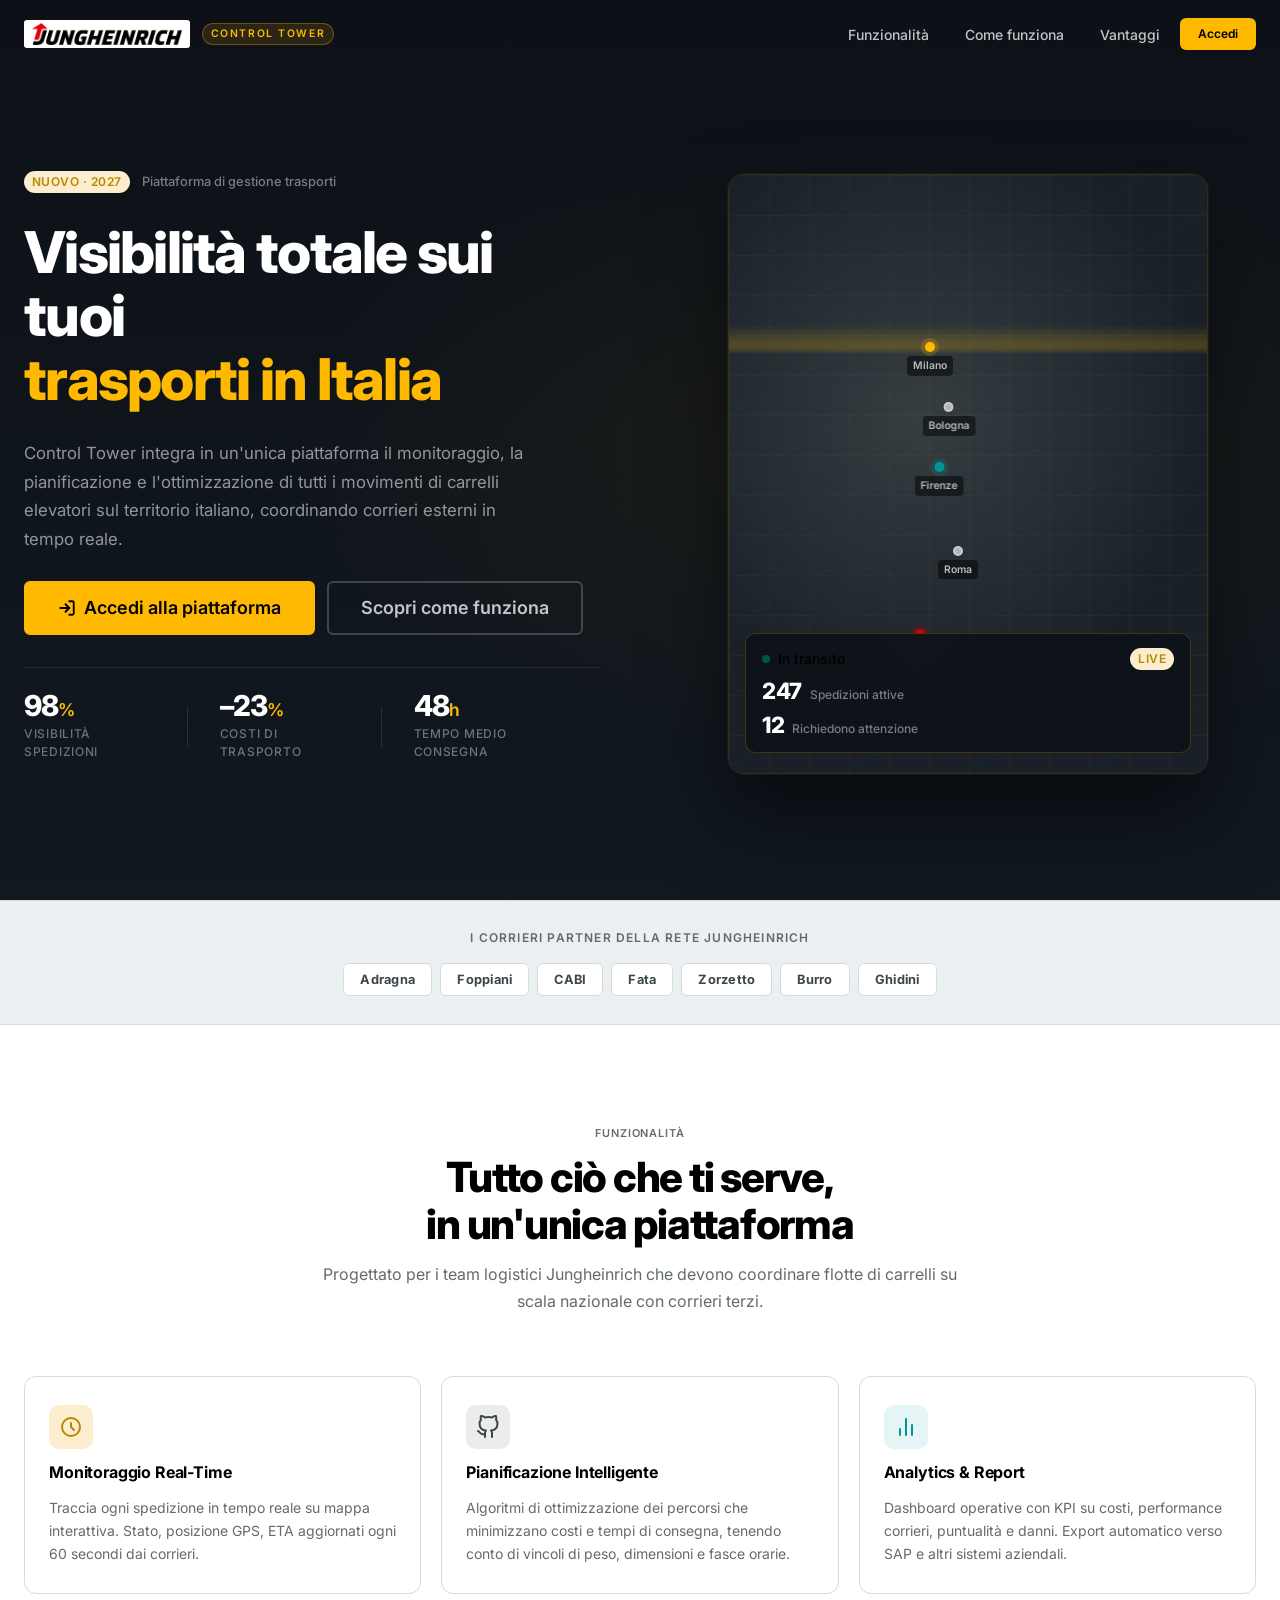
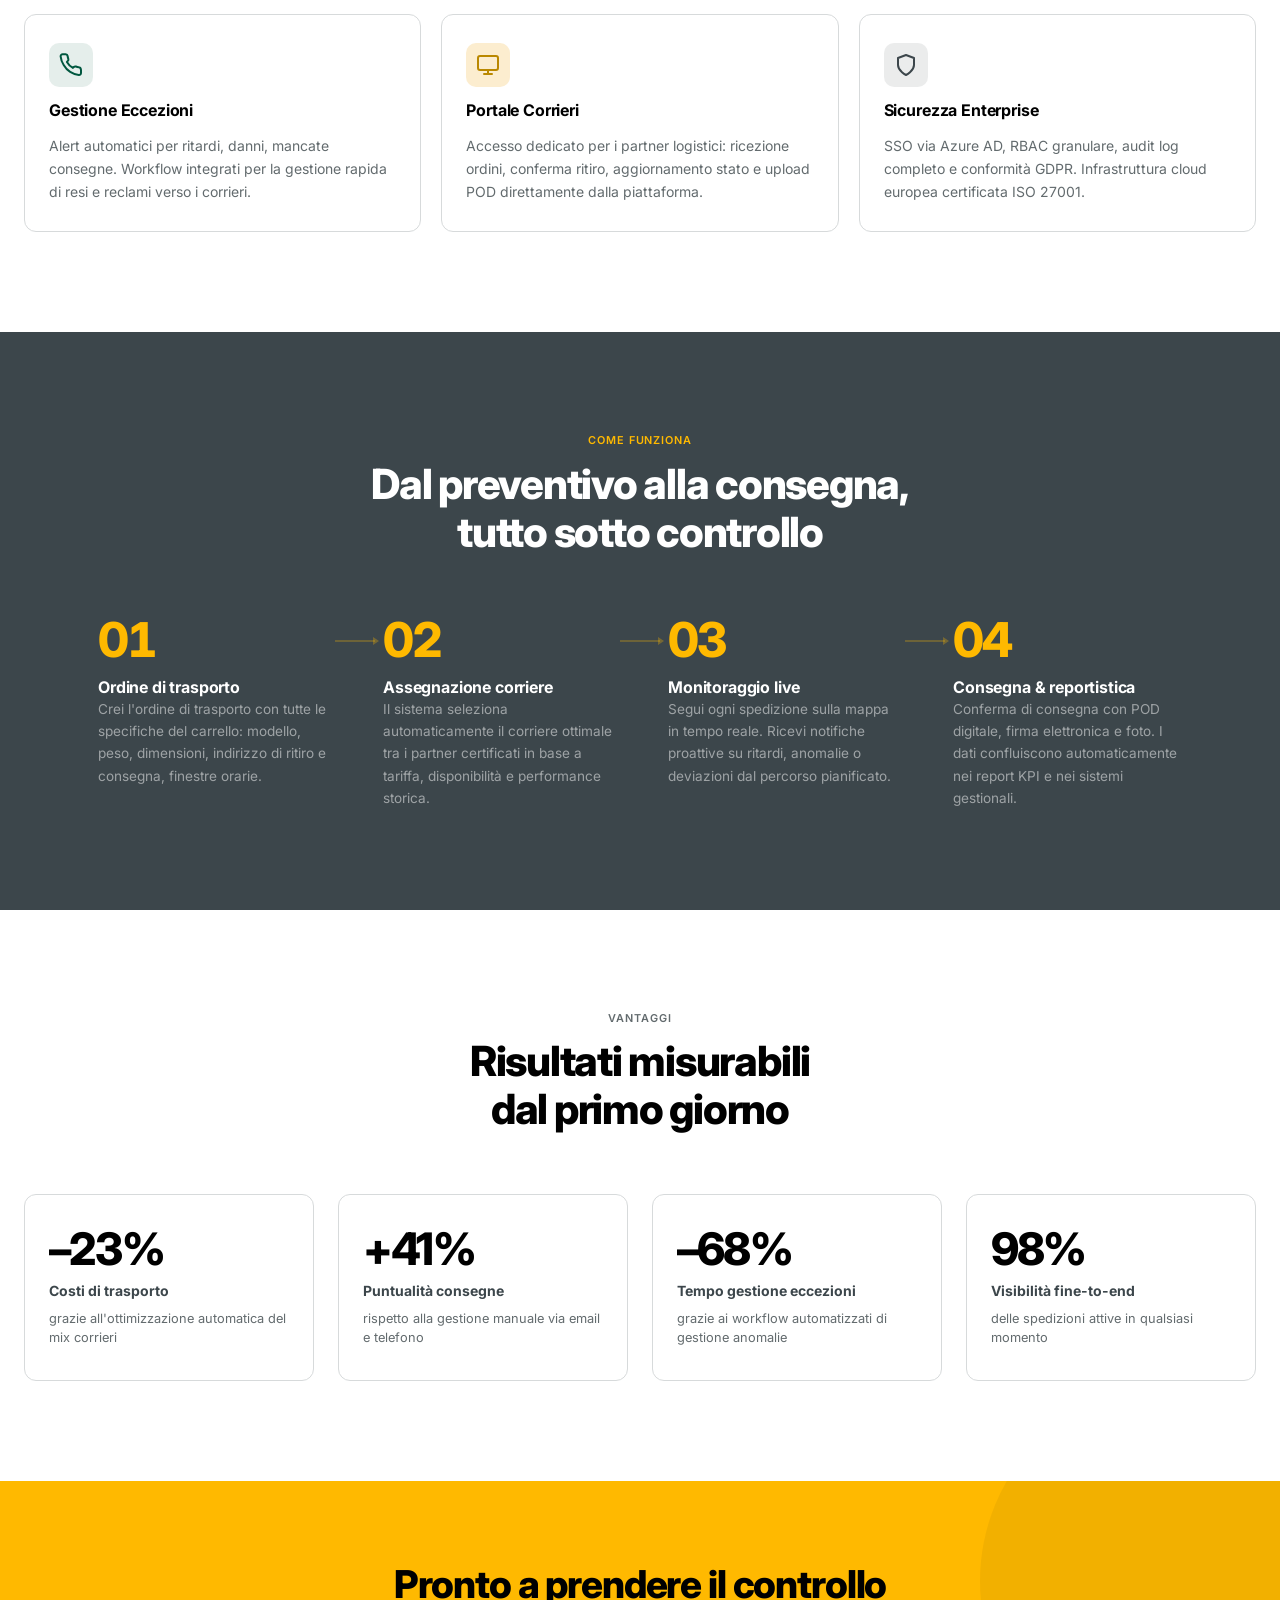
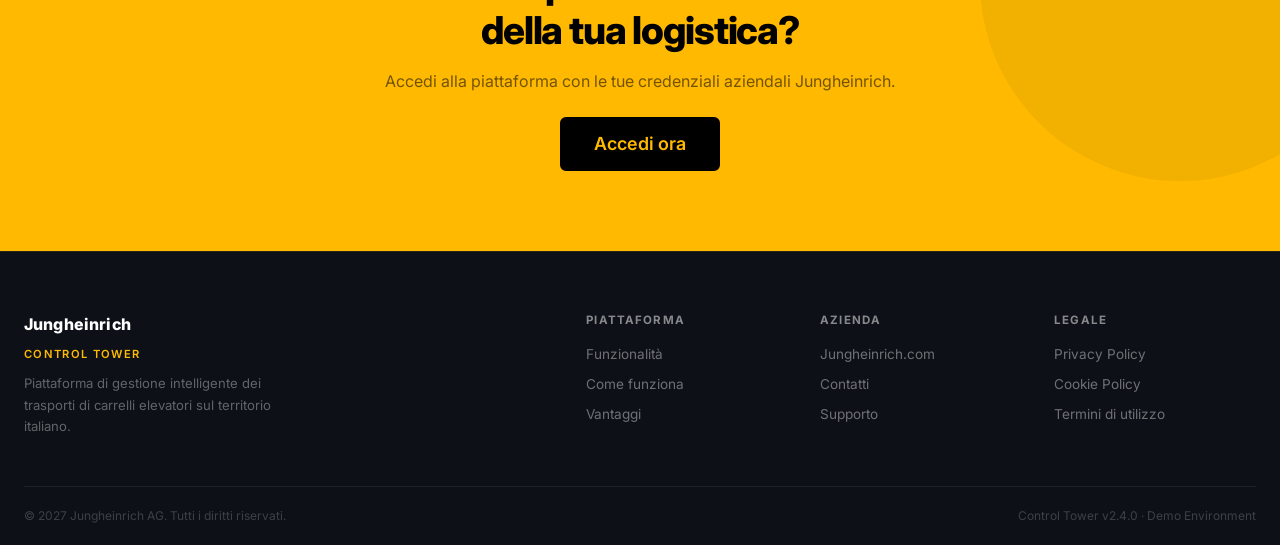
<file: index.html>
<!DOCTYPE html>
<html lang="it">
<head>
  <meta charset="UTF-8" />
  <meta name="viewport" content="width=device-width, initial-scale=1.0" />
  <title>JH Control Tower — Gestione Intelligente dei Trasporti</title>
  <link rel="preconnect" href="https://fonts.googleapis.com" />
  <link rel="preconnect" href="https://fonts.gstatic.com" crossorigin />
  <link href="https://fonts.googleapis.com/css2?family=Inter:wght@400;500;600;700;800&display=swap" rel="stylesheet" />
  <link rel="stylesheet" href="jungheinrich.css" />
  <link rel="stylesheet" href="landing.css" />
</head>
<body class="landing-body">

  <!-- ═══════════════════════════════════════════
       TOPBAR
  ════════════════════════════════════════════ -->
  <header class="lp-topbar">
    <div class="container flex-between">
      <a href="index.html" class="lp-topbar__logo">
        <img src="logos/Jungheinrich-Logo.svg.png" alt="Jungheinrich" class="lp-topbar__logo-img">
        <span class="lp-topbar__brand-product">Control Tower</span>
      </a>
      <nav class="lp-topbar__nav" aria-label="Navigazione principale">
        <a href="#features" class="lp-topbar__link">Funzionalità</a>
        <a href="#how-it-works" class="lp-topbar__link">Come funziona</a>
        <a href="#benefits" class="lp-topbar__link">Vantaggi</a>
        <a href="login.html" class="btn btn--primary btn--sm">Accedi</a>
      </nav>
      <button class="lp-topbar__burger" aria-label="Menu" id="burgerBtn">
        <span></span><span></span><span></span>
      </button>
    </div>
  </header>

  <!-- ═══════════════════════════════════════════
       HERO
  ════════════════════════════════════════════ -->
  <section class="lp-hero">
    <div class="container">
      <div class="lp-hero__content">
        <div class="lp-hero__tag">
          <span class="badge badge--yellow">Nuovo · 2027</span>
          <span class="lp-hero__tag-text">Piattaforma di gestione trasporti</span>
        </div>
        <h1 class="lp-hero__title">
          Visibilità totale sui tuoi<br/>
          <span class="lp-hero__title-accent">trasporti in Italia</span>
        </h1>
        <p class="lp-hero__subtitle">
          Control Tower integra in un'unica piattaforma il monitoraggio, la pianificazione e l'ottimizzazione di tutti i movimenti di carrelli elevatori sul territorio italiano, coordinando corrieri esterni in tempo reale.
        </p>
        <div class="lp-hero__actions">
          <a href="login.html" class="btn btn--primary btn--lg">
            <svg width="18" height="18" viewBox="0 0 24 24" fill="none" stroke="currentColor" stroke-width="2.5" stroke-linecap="round" stroke-linejoin="round" aria-hidden="true"><path d="M15 3h4a2 2 0 0 1 2 2v14a2 2 0 0 1-2 2h-4"/><polyline points="10 17 15 12 10 7"/><line x1="15" y1="12" x2="3" y2="12"/></svg>
            Accedi alla piattaforma
          </a>
          <a href="#how-it-works" class="btn btn--secondary btn--lg lp-hero__link-demo">
            Scopri come funziona
          </a>
        </div>
        <div class="lp-hero__stats">
          <div class="lp-hero__stat">
            <span class="lp-hero__stat-value">98<span class="lp-hero__stat-unit">%</span></span>
            <span class="lp-hero__stat-label">Visibilità spedizioni</span>
          </div>
          <div class="lp-hero__stat-divider"></div>
          <div class="lp-hero__stat">
            <span class="lp-hero__stat-value">–23<span class="lp-hero__stat-unit">%</span></span>
            <span class="lp-hero__stat-label">Costi di trasporto</span>
          </div>
          <div class="lp-hero__stat-divider"></div>
          <div class="lp-hero__stat">
            <span class="lp-hero__stat-value">48<span class="lp-hero__stat-unit">h</span></span>
            <span class="lp-hero__stat-label">Tempo medio consegna</span>
          </div>
        </div>
      </div>
      <div class="lp-hero__visual" aria-hidden="true">
        <!-- Mappa stilizzata Italia placeholder -->
        <div class="lp-map-preview">
          <div class="lp-map-preview__bg"></div>
          <div class="lp-map-preview__grid"></div>
          <!-- Punti mappa simulati -->
          <div class="lp-map-pin lp-map-pin--active" style="top:28%;left:42%" title="Milano">
            <span class="lp-map-pin__dot"></span>
            <span class="lp-map-pin__label">Milano</span>
          </div>
          <div class="lp-map-pin" style="top:38%;left:46%" title="Bologna">
            <span class="lp-map-pin__dot"></span>
            <span class="lp-map-pin__label">Bologna</span>
          </div>
          <div class="lp-map-pin lp-map-pin--warning" style="top:48%;left:44%" title="Firenze">
            <span class="lp-map-pin__dot"></span>
            <span class="lp-map-pin__label">Firenze</span>
          </div>
          <div class="lp-map-pin" style="top:62%;left:48%" title="Roma">
            <span class="lp-map-pin__dot"></span>
            <span class="lp-map-pin__label">Roma</span>
          </div>
          <div class="lp-map-pin lp-map-pin--alert" style="top:76%;left:40%" title="Napoli">
            <span class="lp-map-pin__dot"></span>
            <span class="lp-map-pin__label">Napoli</span>
          </div>
          <!-- Mini card overlay -->
          <div class="lp-map-card">
            <div class="lp-map-card__header">
              <span class="status status--online">In transito</span>
              <span class="badge badge--yellow">Live</span>
            </div>
            <div class="lp-map-card__kpi">
              <span class="lp-map-card__value">247</span>
              <span class="lp-map-card__label">Spedizioni attive</span>
            </div>
            <div class="lp-map-card__kpi">
              <span class="lp-map-card__value">12</span>
              <span class="lp-map-card__label">Richiedono attenzione</span>
            </div>
          </div>
        </div>
      </div>
    </div>
  </section>

  <!-- ═══════════════════════════════════════════
       LOGHI CORRIERI
  ════════════════════════════════════════════ -->
  <section class="lp-partners">
    <div class="container">
      <p class="lp-partners__label">I corrieri partner della rete Jungheinrich</p>
      <div class="lp-partners__logos">
        <div class="lp-partner-chip">Adragna</div>
        <div class="lp-partner-chip">Foppiani</div>
        <div class="lp-partner-chip">CABI</div>
        <div class="lp-partner-chip">Fata</div>
        <div class="lp-partner-chip">Zorzetto</div>
        <div class="lp-partner-chip">Burro</div>
        <div class="lp-partner-chip">Ghidini</div>
      </div>
    </div>
  </section>

  <!-- ═══════════════════════════════════════════
       FEATURES
  ════════════════════════════════════════════ -->
  <section class="lp-section" id="features">
    <div class="container">
      <div class="lp-section__header">
        <p class="label">Funzionalità</p>
        <h2 class="lp-section__title">Tutto ciò che ti serve,<br/>in un'unica piattaforma</h2>
        <p class="lp-section__subtitle">Progettato per i team logistici Jungheinrich che devono coordinare flotte di carrelli su scala nazionale con corrieri terzi.</p>
      </div>
      <div class="grid grid--3 lp-features-grid">

        <div class="lp-feature-card">
          <div class="lp-feature-card__icon lp-feature-card__icon--yellow">
            <svg width="24" height="24" viewBox="0 0 24 24" fill="none" stroke="currentColor" stroke-width="2" stroke-linecap="round" stroke-linejoin="round"><path d="M3 12a9 9 0 1 0 18 0 9 9 0 0 0-18 0"/><path d="M12 8v4l3 3"/></svg>
          </div>
          <h3 class="lp-feature-card__title">Monitoraggio Real-Time</h3>
          <p class="lp-feature-card__text">Traccia ogni spedizione in tempo reale su mappa interattiva. Stato, posizione GPS, ETA aggiornati ogni 60 secondi dai corrieri.</p>
        </div>

        <div class="lp-feature-card">
          <div class="lp-feature-card__icon lp-feature-card__icon--dark">
            <svg width="24" height="24" viewBox="0 0 24 24" fill="none" stroke="currentColor" stroke-width="2" stroke-linecap="round" stroke-linejoin="round"><path d="M9 19c-5 1.5-5-2.5-7-3m14 6v-3.87a3.37 3.37 0 0 0-.94-2.61c3.14-.35 6.44-1.54 6.44-7A5.44 5.44 0 0 0 20 4.77 5.07 5.07 0 0 0 19.91 1S18.73.65 16 2.48a13.38 13.38 0 0 0-7 0C6.27.65 5.09 1 5.09 1A5.07 5.07 0 0 0 5 4.77a5.44 5.44 0 0 0-1.5 3.78c0 5.42 3.3 6.61 6.44 7A3.37 3.37 0 0 0 9 18.13V22"/></svg>
          </div>
          <h3 class="lp-feature-card__title">Pianificazione Intelligente</h3>
          <p class="lp-feature-card__text">Algoritmi di ottimizzazione dei percorsi che minimizzano costi e tempi di consegna, tenendo conto di vincoli di peso, dimensioni e fasce orarie.</p>
        </div>

        <div class="lp-feature-card">
          <div class="lp-feature-card__icon lp-feature-card__icon--turquoise">
            <svg width="24" height="24" viewBox="0 0 24 24" fill="none" stroke="currentColor" stroke-width="2" stroke-linecap="round" stroke-linejoin="round"><path d="M18 20V10"/><path d="M12 20V4"/><path d="M6 20v-6"/></svg>
          </div>
          <h3 class="lp-feature-card__title">Analytics & Report</h3>
          <p class="lp-feature-card__text">Dashboard operative con KPI su costi, performance corrieri, puntualità e danni. Export automatico verso SAP e altri sistemi aziendali.</p>
        </div>

        <div class="lp-feature-card">
          <div class="lp-feature-card__icon lp-feature-card__icon--green">
            <svg width="24" height="24" viewBox="0 0 24 24" fill="none" stroke="currentColor" stroke-width="2" stroke-linecap="round" stroke-linejoin="round"><path d="M22 16.92v3a2 2 0 0 1-2.18 2 19.79 19.79 0 0 1-8.63-3.07A19.5 19.5 0 0 1 4.69 12a19.79 19.79 0 0 1-3.07-8.67A2 2 0 0 1 3.6 1.27h3a2 2 0 0 1 2 1.72 12.84 12.84 0 0 0 .7 2.81 2 2 0 0 1-.45 2.11L7.91 8.91a16 16 0 0 0 6 6l.91-.91a2 2 0 0 1 2.11-.45 12.84 12.84 0 0 0 2.81.7A2 2 0 0 1 21.73 16a2 2 0 0 1 .27.92z"/></svg>
          </div>
          <h3 class="lp-feature-card__title">Gestione Eccezioni</h3>
          <p class="lp-feature-card__text">Alert automatici per ritardi, danni, mancate consegne. Workflow integrati per la gestione rapida di resi e reclami verso i corrieri.</p>
        </div>

        <div class="lp-feature-card">
          <div class="lp-feature-card__icon lp-feature-card__icon--yellow">
            <svg width="24" height="24" viewBox="0 0 24 24" fill="none" stroke="currentColor" stroke-width="2" stroke-linecap="round" stroke-linejoin="round"><rect x="2" y="3" width="20" height="14" rx="2"/><path d="M8 21h8"/><path d="M12 17v4"/></svg>
          </div>
          <h3 class="lp-feature-card__title">Portale Corrieri</h3>
          <p class="lp-feature-card__text">Accesso dedicato per i partner logistici: ricezione ordini, conferma ritiro, aggiornamento stato e upload POD direttamente dalla piattaforma.</p>
        </div>

        <div class="lp-feature-card">
          <div class="lp-feature-card__icon lp-feature-card__icon--dark">
            <svg width="24" height="24" viewBox="0 0 24 24" fill="none" stroke="currentColor" stroke-width="2" stroke-linecap="round" stroke-linejoin="round"><path d="M12 22s8-4 8-10V5l-8-3-8 3v7c0 6 8 10 8 10z"/></svg>
          </div>
          <h3 class="lp-feature-card__title">Sicurezza Enterprise</h3>
          <p class="lp-feature-card__text">SSO via Azure AD, RBAC granulare, audit log completo e conformità GDPR. Infrastruttura cloud europea certificata ISO 27001.</p>
        </div>

      </div>
    </div>
  </section>

  <!-- ═══════════════════════════════════════════
       HOW IT WORKS
  ════════════════════════════════════════════ -->
  <section class="lp-section lp-section--dark" id="how-it-works">
    <div class="container">
      <div class="lp-section__header lp-section__header--light">
        <p class="label" style="color:var(--jh-yellow)">Come funziona</p>
        <h2 class="lp-section__title" style="color:#fff">Dal preventivo alla consegna,<br/>tutto sotto controllo</h2>
      </div>
      <div class="lp-steps">
        <div class="lp-step">
          <div class="lp-step__number">01</div>
          <div class="lp-step__body">
            <h3 class="lp-step__title">Ordine di trasporto</h3>
            <p class="lp-step__text">Crei l'ordine di trasporto con tutte le specifiche del carrello: modello, peso, dimensioni, indirizzo di ritiro e consegna, finestre orarie.</p>
          </div>
        </div>
        <div class="lp-step__connector" aria-hidden="true"></div>
        <div class="lp-step">
          <div class="lp-step__number">02</div>
          <div class="lp-step__body">
            <h3 class="lp-step__title">Assegnazione corriere</h3>
            <p class="lp-step__text">Il sistema seleziona automaticamente il corriere ottimale tra i partner certificati in base a tariffa, disponibilità e performance storica.</p>
          </div>
        </div>
        <div class="lp-step__connector" aria-hidden="true"></div>
        <div class="lp-step">
          <div class="lp-step__number">03</div>
          <div class="lp-step__body">
            <h3 class="lp-step__title">Monitoraggio live</h3>
            <p class="lp-step__text">Segui ogni spedizione sulla mappa in tempo reale. Ricevi notifiche proattive su ritardi, anomalie o deviazioni dal percorso pianificato.</p>
          </div>
        </div>
        <div class="lp-step__connector" aria-hidden="true"></div>
        <div class="lp-step">
          <div class="lp-step__number">04</div>
          <div class="lp-step__body">
            <h3 class="lp-step__title">Consegna & reportistica</h3>
            <p class="lp-step__text">Conferma di consegna con POD digitale, firma elettronica e foto. I dati confluiscono automaticamente nei report KPI e nei sistemi gestionali.</p>
          </div>
        </div>
      </div>
    </div>
  </section>

  <!-- ═══════════════════════════════════════════
       BENEFITS
  ════════════════════════════════════════════ -->
  <section class="lp-section" id="benefits">
    <div class="container">
      <div class="lp-section__header">
        <p class="label">Vantaggi</p>
        <h2 class="lp-section__title">Risultati misurabili<br/>dal primo giorno</h2>
      </div>
      <div class="grid grid--4">
        <div class="lp-benefit">
          <span class="lp-benefit__value">–23%</span>
          <span class="lp-benefit__label">Costi di trasporto</span>
          <span class="lp-benefit__desc">grazie all'ottimizzazione automatica del mix corrieri</span>
        </div>
        <div class="lp-benefit">
          <span class="lp-benefit__value">+41%</span>
          <span class="lp-benefit__label">Puntualità consegne</span>
          <span class="lp-benefit__desc">rispetto alla gestione manuale via email e telefono</span>
        </div>
        <div class="lp-benefit">
          <span class="lp-benefit__value">–68%</span>
          <span class="lp-benefit__label">Tempo gestione eccezioni</span>
          <span class="lp-benefit__desc">grazie ai workflow automatizzati di gestione anomalie</span>
        </div>
        <div class="lp-benefit">
          <span class="lp-benefit__value">98%</span>
          <span class="lp-benefit__label">Visibilità fine-to-end</span>
          <span class="lp-benefit__desc">delle spedizioni attive in qualsiasi momento</span>
        </div>
      </div>
    </div>
  </section>

  <!-- ═══════════════════════════════════════════
       CTA FINALE
  ════════════════════════════════════════════ -->
  <section class="lp-cta">
    <div class="container">
      <div class="lp-cta__inner">
        <h2 class="lp-cta__title">Pronto a prendere il controllo<br/>della tua logistica?</h2>
        <p class="lp-cta__subtitle">Accedi alla piattaforma con le tue credenziali aziendali Jungheinrich.</p>
        <a href="login.html" class="btn btn--primary btn--lg">
          Accedi ora
        </a>
      </div>
    </div>
  </section>

  <!-- ═══════════════════════════════════════════
       FOOTER
  ════════════════════════════════════════════ -->
  <footer class="lp-footer">
    <div class="container">
      <div class="lp-footer__top">
        <div class="lp-footer__brand">
          <span class="lp-footer__brand-name">Jungheinrich</span>
          <span class="lp-footer__brand-product">Control Tower</span>
          <p class="lp-footer__brand-desc">Piattaforma di gestione intelligente dei trasporti di carrelli elevatori sul territorio italiano.</p>
        </div>
        <div class="lp-footer__links">
          <div class="lp-footer__col">
            <span class="lp-footer__col-title">Piattaforma</span>
            <a href="#features">Funzionalità</a>
            <a href="#how-it-works">Come funziona</a>
            <a href="#benefits">Vantaggi</a>
          </div>
          <div class="lp-footer__col">
            <span class="lp-footer__col-title">Azienda</span>
            <a href="#">Jungheinrich.com</a>
            <a href="#">Contatti</a>
            <a href="#">Supporto</a>
          </div>
          <div class="lp-footer__col">
            <span class="lp-footer__col-title">Legale</span>
            <a href="#">Privacy Policy</a>
            <a href="#">Cookie Policy</a>
            <a href="#">Termini di utilizzo</a>
          </div>
        </div>
      </div>
      <div class="lp-footer__bottom">
        <span>© 2027 Jungheinrich AG. Tutti i diritti riservati.</span>
        <span>Control Tower v2.4.0 · Demo Environment</span>
      </div>
    </div>
  </footer>

  <script>
    // Smooth scroll
    document.querySelectorAll('a[href^="#"]').forEach(a => {
      a.addEventListener('click', e => {
        const target = document.querySelector(a.getAttribute('href'));
        if (target) { e.preventDefault(); target.scrollIntoView({ behavior: 'smooth' }); }
      });
    });
    // Sticky navbar opacity
    const topbar = document.querySelector('.lp-topbar');
    window.addEventListener('scroll', () => {
      topbar.classList.toggle('lp-topbar--scrolled', window.scrollY > 40);
    });
  </script>
</body>
</html>
</file>
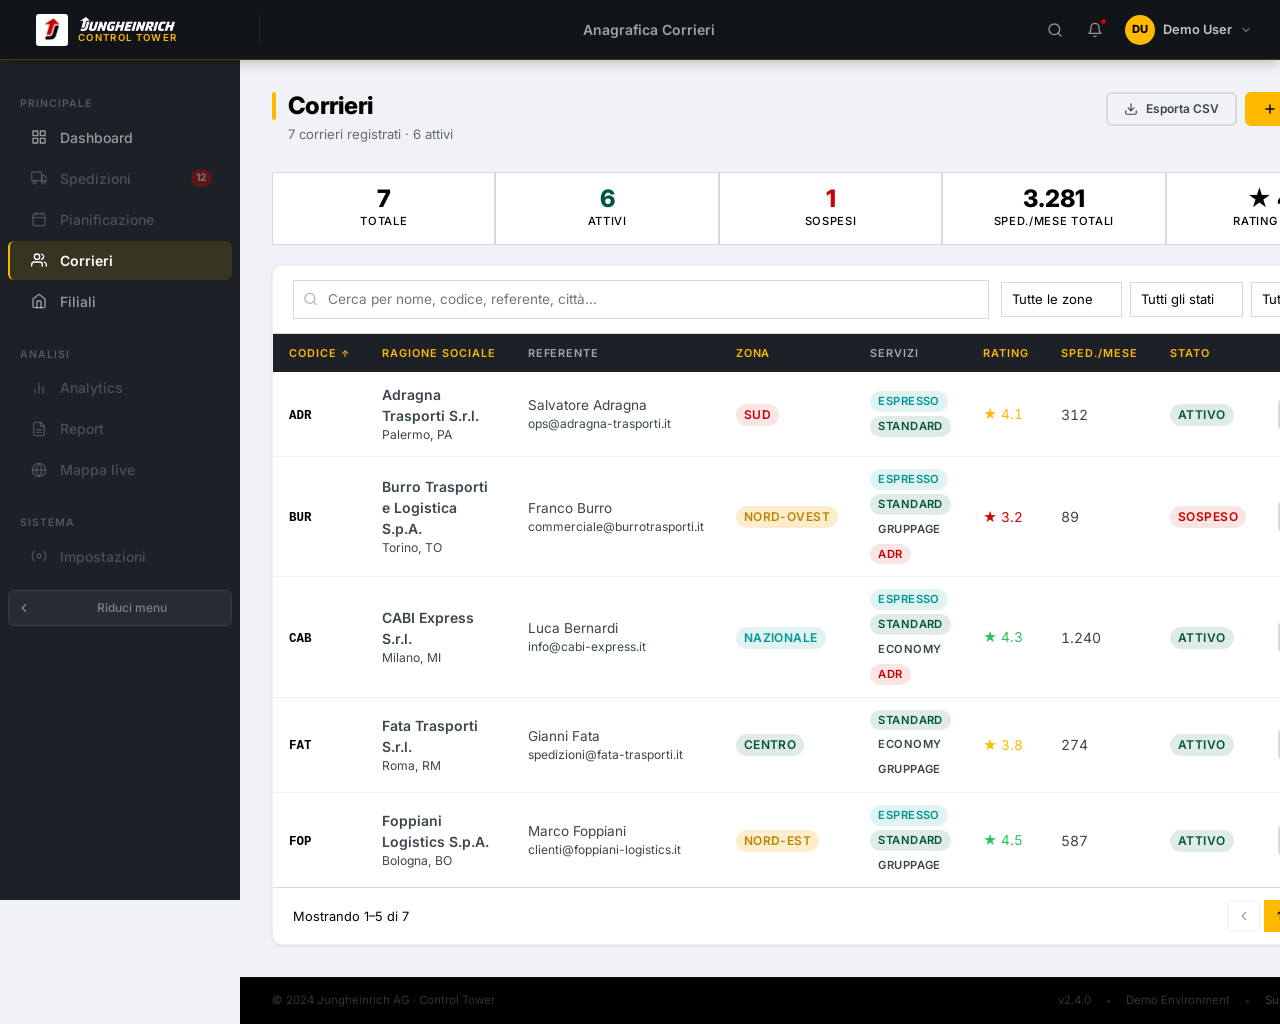
<file: corrieri.html>
<!DOCTYPE html>
<html lang="it">
<head>
  <meta charset="UTF-8" />
  <meta name="viewport" content="width=device-width, initial-scale=1.0" />
  <title>Corrieri — JH Control Tower</title>
  <link rel="preconnect" href="https://fonts.googleapis.com" />
  <link rel="preconnect" href="https://fonts.gstatic.com" crossorigin />
  <link href="https://fonts.googleapis.com/css2?family=Inter:wght@400;500;600;700;800&display=swap" rel="stylesheet" />
  <link rel="stylesheet" href="jungheinrich.css" />
  <link rel="stylesheet" href="app.css" />
</head>
<body class="app-body-wrap">

  <!-- ════════════════════════════════════
       HEADER
  ═════════════════════════════════════ -->
  <header class="app-header">
    <button class="app-header__hamburger" id="hamburgerBtn" aria-label="Apri menu">
      <span></span><span></span><span></span>
    </button>
    <a href="index.html" class="app-header__logo">
      <img src="logos/images.webp" alt="Jungheinrich" class="app-header__logo-icon">
      <span class="app-header__logo-text">
        <img src="logos/Jungheinrich-Logo.svg.png" alt="Jungheinrich" class="app-header__logo-wordmark">
        <span class="app-header__logo-product">Control Tower</span>
      </span>
    </a>
    <div class="app-header__center">
      <span class="app-header__page-title">Anagrafica Corrieri</span>
    </div>
    <div class="app-header__actions">
      <button class="app-header__icon-btn" aria-label="Cerca">
        <svg width="16" height="16" viewBox="0 0 24 24" fill="none" stroke="currentColor" stroke-width="2" stroke-linecap="round" stroke-linejoin="round"><circle cx="11" cy="11" r="8"/><path d="m21 21-4.35-4.35"/></svg>
      </button>
      <button class="app-header__icon-btn" aria-label="Notifiche">
        <svg width="16" height="16" viewBox="0 0 24 24" fill="none" stroke="currentColor" stroke-width="2" stroke-linecap="round" stroke-linejoin="round"><path d="M18 8A6 6 0 0 0 6 8c0 7-3 9-3 9h18s-3-2-3-9"/><path d="M13.73 21a2 2 0 0 1-3.46 0"/></svg>
        <span class="app-header__notif-dot" aria-hidden="true"></span>
      </button>
      <div style="position:relative;">
        <button class="app-header__avatar-btn" id="avatarBtn" aria-haspopup="true" aria-expanded="false">
          <span class="app-header__avatar" aria-hidden="true">DU</span>
          <span class="app-header__avatar-name">Demo User</span>
          <svg class="app-header__avatar-chevron" width="12" height="12" viewBox="0 0 24 24" fill="none" stroke="currentColor" stroke-width="2.5" stroke-linecap="round" stroke-linejoin="round"><polyline points="6 9 12 15 18 9"/></svg>
        </button>
        <div class="app-header__dropdown" id="avatarDropdown" role="menu">
          <div class="app-header__dropdown-header">
            <span class="app-header__dropdown-name">Demo User</span>
            <span class="app-header__dropdown-email">demo.user@jungheinrich.com</span>
          </div>
          <a href="#" class="app-header__dropdown-item" role="menuitem">
            <svg width="14" height="14" viewBox="0 0 24 24" fill="none" stroke="currentColor" stroke-width="2" stroke-linecap="round" stroke-linejoin="round"><path d="M20 21v-2a4 4 0 0 0-4-4H8a4 4 0 0 0-4 4v2"/><circle cx="12" cy="7" r="4"/></svg>
            Profilo
          </a>
          <a href="#" class="app-header__dropdown-item" role="menuitem">
            <svg width="14" height="14" viewBox="0 0 24 24" fill="none" stroke="currentColor" stroke-width="2" stroke-linecap="round" stroke-linejoin="round"><circle cx="12" cy="12" r="3"/><path d="M19.07 4.93a10 10 0 0 1 0 14.14M4.93 4.93a10 10 0 0 0 0 14.14"/></svg>
            Impostazioni
          </a>
          <a href="login.html" class="app-header__dropdown-item app-header__dropdown-item--danger" role="menuitem">
            <svg width="14" height="14" viewBox="0 0 24 24" fill="none" stroke="currentColor" stroke-width="2" stroke-linecap="round" stroke-linejoin="round"><path d="M9 21H5a2 2 0 0 1-2-2V5a2 2 0 0 1 2-2h4"/><polyline points="16 17 21 12 16 7"/><line x1="21" y1="12" x2="9" y2="12"/></svg>
            Esci
          </a>
        </div>
      </div>
    </div>
  </header>

  <div class="sidebar-overlay" id="sidebarOverlay"></div>

  <div class="app-layout">

    <!-- ════════════════════════════════════
         SIDEBAR
    ═════════════════════════════════════ -->
    <aside class="sidebar app-sidebar" id="sidebar" aria-label="Menu di navigazione">

      <span class="sidebar__section-title">Principale</span>

      <a href="dashboard.html" class="sidebar__item">
        <span class="sidebar__item-icon" aria-hidden="true">
          <svg width="16" height="16" viewBox="0 0 24 24" fill="none" stroke="currentColor" stroke-width="2" stroke-linecap="round" stroke-linejoin="round"><rect x="3" y="3" width="7" height="7"/><rect x="14" y="3" width="7" height="7"/><rect x="14" y="14" width="7" height="7"/><rect x="3" y="14" width="7" height="7"/></svg>
        </span>
        <span class="sidebar__item-label">Dashboard</span>
      </a>

      <a href="#" class="sidebar__item">
        <span class="sidebar__item-icon" aria-hidden="true">
          <svg width="16" height="16" viewBox="0 0 24 24" fill="none" stroke="currentColor" stroke-width="2" stroke-linecap="round" stroke-linejoin="round"><rect x="1" y="3" width="15" height="13" rx="2"/><path d="M16 8h4l3 5v4h-7V8z"/><circle cx="5.5" cy="18.5" r="2.5"/><circle cx="18.5" cy="18.5" r="2.5"/></svg>
        </span>
        <span class="sidebar__item-label">Spedizioni</span>
        <span class="sidebar__item-badge">12</span>
      </a>

      <a href="#" class="sidebar__item">
        <span class="sidebar__item-icon" aria-hidden="true">
          <svg width="16" height="16" viewBox="0 0 24 24" fill="none" stroke="currentColor" stroke-width="2" stroke-linecap="round" stroke-linejoin="round"><rect x="3" y="4" width="18" height="18" rx="2" ry="2"/><line x1="16" y1="2" x2="16" y2="6"/><line x1="8" y1="2" x2="8" y2="6"/><line x1="3" y1="10" x2="21" y2="10"/></svg>
        </span>
        <span class="sidebar__item-label">Pianificazione</span>
      </a>

      <a href="corrieri.html" class="sidebar__item sidebar__item--active" aria-current="page">
        <span class="sidebar__item-icon" aria-hidden="true">
          <svg width="16" height="16" viewBox="0 0 24 24" fill="none" stroke="currentColor" stroke-width="2" stroke-linecap="round" stroke-linejoin="round"><path d="M17 21v-2a4 4 0 0 0-4-4H5a4 4 0 0 0-4 4v2"/><circle cx="9" cy="7" r="4"/><path d="M23 21v-2a4 4 0 0 0-3-3.87"/><path d="M16 3.13a4 4 0 0 1 0 7.75"/></svg>
        </span>
        <span class="sidebar__item-label">Corrieri</span>
      </a>

      <a href="filiali.html" class="sidebar__item">
        <span class="sidebar__item-icon" aria-hidden="true">
          <svg width="16" height="16" viewBox="0 0 24 24" fill="none" stroke="currentColor" stroke-width="2" stroke-linecap="round" stroke-linejoin="round"><path d="M3 9l9-7 9 7v11a2 2 0 0 1-2 2H5a2 2 0 0 1-2-2z"/><polyline points="9 22 9 12 15 12 15 22"/></svg>
        </span>
        <span class="sidebar__item-label">Filiali</span>
      </a>

      <span class="sidebar__section-title" style="margin-top:8px;">Analisi</span>

      <a href="#" class="sidebar__item">
        <span class="sidebar__item-icon" aria-hidden="true">
          <svg width="16" height="16" viewBox="0 0 24 24" fill="none" stroke="currentColor" stroke-width="2" stroke-linecap="round" stroke-linejoin="round"><line x1="18" y1="20" x2="18" y2="10"/><line x1="12" y1="20" x2="12" y2="4"/><line x1="6" y1="20" x2="6" y2="14"/></svg>
        </span>
        <span class="sidebar__item-label">Analytics</span>
      </a>

      <a href="#" class="sidebar__item">
        <span class="sidebar__item-icon" aria-hidden="true">
          <svg width="16" height="16" viewBox="0 0 24 24" fill="none" stroke="currentColor" stroke-width="2" stroke-linecap="round" stroke-linejoin="round"><path d="M14 2H6a2 2 0 0 0-2 2v16a2 2 0 0 0 2 2h12a2 2 0 0 0 2-2V8z"/><polyline points="14 2 14 8 20 8"/><line x1="16" y1="13" x2="8" y2="13"/><line x1="16" y1="17" x2="8" y2="17"/></svg>
        </span>
        <span class="sidebar__item-label">Report</span>
      </a>

      <a href="#" class="sidebar__item">
        <span class="sidebar__item-icon" aria-hidden="true">
          <svg width="16" height="16" viewBox="0 0 24 24" fill="none" stroke="currentColor" stroke-width="2" stroke-linecap="round" stroke-linejoin="round"><circle cx="12" cy="12" r="10"/><line x1="2" y1="12" x2="22" y2="12"/><path d="M12 2a15.3 15.3 0 0 1 4 10 15.3 15.3 0 0 1-4 10 15.3 15.3 0 0 1-4-10 15.3 15.3 0 0 1 4-10z"/></svg>
        </span>
        <span class="sidebar__item-label">Mappa live</span>
      </a>

      <span class="sidebar__section-title" style="margin-top:8px;">Sistema</span>

      <a href="#" class="sidebar__item">
        <span class="sidebar__item-icon" aria-hidden="true">
          <svg width="16" height="16" viewBox="0 0 24 24" fill="none" stroke="currentColor" stroke-width="2" stroke-linecap="round" stroke-linejoin="round"><circle cx="12" cy="12" r="3"/><path d="M19.07 4.93a10 10 0 0 1 0 14.14M4.93 4.93a10 10 0 0 0 0 14.14"/></svg>
        </span>
        <span class="sidebar__item-label">Impostazioni</span>
      </a>

      <button class="app-sidebar__toggle" id="sidebarToggle" aria-label="Riduci menu">
        <svg class="app-sidebar__toggle-icon" width="14" height="14" viewBox="0 0 24 24" fill="none" stroke="currentColor" stroke-width="2.5" stroke-linecap="round" stroke-linejoin="round"><polyline points="15 18 9 12 15 6"/></svg>
        <span class="sidebar__item-label" style="font-size:0.75rem;">Riduci menu</span>
      </button>
    </aside>

    <!-- ════════════════════════════════════
         MAIN CONTENT
    ═════════════════════════════════════ -->
    <main class="app-main" id="appMain">
      <div class="app-content">

        <!-- Page header -->
        <div class="dash-page-header">
          <div>
            <h1 class="dash-page-title">Corrieri</h1>
            <p class="dash-page-subtitle" id="pageSubtitle">Caricamento in corso…</p>
          </div>
          <div class="dash-page-actions">
            <button class="btn btn--ghost btn--sm" id="exportBtn">
              <svg width="14" height="14" viewBox="0 0 24 24" fill="none" stroke="currentColor" stroke-width="2" stroke-linecap="round" stroke-linejoin="round"><path d="M21 15v4a2 2 0 0 1-2 2H5a2 2 0 0 1-2-2v-4"/><polyline points="7 10 12 15 17 10"/><line x1="12" y1="15" x2="12" y2="3"/></svg>
              Esporta CSV
            </button>
            <button class="btn btn--primary btn--sm" id="newCorriereBtn">
              <svg width="14" height="14" viewBox="0 0 24 24" fill="none" stroke="currentColor" stroke-width="2.5" stroke-linecap="round" stroke-linejoin="round"><line x1="12" y1="5" x2="12" y2="19"/><line x1="5" y1="12" x2="19" y2="12"/></svg>
              Nuovo corriere
            </button>
          </div>
        </div>

        <!-- KPI strip -->
        <div class="corrieri-kpi-strip" id="kpiStrip">
          <div class="corrieri-kpi">
            <span class="corrieri-kpi__value" id="kpiTotale">—</span>
            <span class="corrieri-kpi__label">Totale</span>
          </div>
          <div class="corrieri-kpi">
            <span class="corrieri-kpi__value corrieri-kpi__value--green" id="kpiAttivi">—</span>
            <span class="corrieri-kpi__label">Attivi</span>
          </div>
          <div class="corrieri-kpi">
            <span class="corrieri-kpi__value corrieri-kpi__value--red" id="kpiSospesi">—</span>
            <span class="corrieri-kpi__label">Sospesi</span>
          </div>
          <div class="corrieri-kpi">
            <span class="corrieri-kpi__value" id="kpiSpedMese">—</span>
            <span class="corrieri-kpi__label">Sped./mese totali</span>
          </div>
          <div class="corrieri-kpi">
            <span class="corrieri-kpi__value" id="kpiRatingMedio">—</span>
            <span class="corrieri-kpi__label">Rating medio</span>
          </div>
        </div>

        <!-- Table card -->
        <div class="card" style="padding:0;overflow:hidden;">

          <!-- Toolbar -->
          <div class="corrieri-toolbar">
            <div class="corrieri-search-wrap">
              <svg class="corrieri-search__icon" width="15" height="15" viewBox="0 0 24 24" fill="none" stroke="currentColor" stroke-width="2" stroke-linecap="round" stroke-linejoin="round"><circle cx="11" cy="11" r="8"/><path d="m21 21-4.35-4.35"/></svg>
              <input type="search" class="corrieri-search" id="searchInput"
                     placeholder="Cerca per nome, codice, referente, città…"
                     aria-label="Cerca corriere">
            </div>
            <div class="corrieri-filters">
              <select class="corrieri-select" id="filterZona" aria-label="Filtra per zona">
                <option value="">Tutte le zone</option>
                <option value="Nord-Ovest">Nord-Ovest</option>
                <option value="Nord-Est">Nord-Est</option>
                <option value="Centro">Centro</option>
                <option value="Sud">Sud</option>
                <option value="Isole">Isole</option>
                <option value="Nazionale">Nazionale</option>
              </select>
              <select class="corrieri-select" id="filterStato" aria-label="Filtra per stato">
                <option value="">Tutti gli stati</option>
                <option value="attivo">Attivo</option>
                <option value="sospeso">Sospeso</option>
              </select>
              <select class="corrieri-select" id="filterServizio" aria-label="Filtra per servizio">
                <option value="">Tutti i servizi</option>
                <option value="Espresso">Espresso</option>
                <option value="Standard">Standard</option>
                <option value="Economy">Economy</option>
                <option value="Gruppage">Gruppage</option>
                <option value="ADR">ADR</option>
              </select>
              <button class="btn btn--ghost btn--sm" id="resetFiltersBtn" style="display:none;">
                <svg width="12" height="12" viewBox="0 0 24 24" fill="none" stroke="currentColor" stroke-width="2.5" stroke-linecap="round" stroke-linejoin="round"><line x1="18" y1="6" x2="6" y2="18"/><line x1="6" y1="6" x2="18" y2="18"/></svg>
                Reset filtri
              </button>
            </div>
          </div>

          <!-- Table -->
          <div class="table-wrapper" style="border-radius:0;border:none;border-top:1px solid var(--jh-light-grey);">
            <table class="table" id="corrieriTable" aria-label="Elenco corrieri">
              <thead>
                <tr>
                  <th scope="col" class="th-sortable" data-col="codice">
                    Codice <span class="sort-icon" aria-hidden="true"></span>
                  </th>
                  <th scope="col" class="th-sortable" data-col="ragione_sociale">
                    Ragione Sociale <span class="sort-icon" aria-hidden="true"></span>
                  </th>
                  <th scope="col">Referente</th>
                  <th scope="col" class="th-sortable" data-col="zona">
                    Zona <span class="sort-icon" aria-hidden="true"></span>
                  </th>
                  <th scope="col">Servizi</th>
                  <th scope="col" class="th-sortable" data-col="rating">
                    Rating <span class="sort-icon" aria-hidden="true"></span>
                  </th>
                  <th scope="col" class="th-sortable" data-col="spedizioni_mese">
                    Sped./mese <span class="sort-icon" aria-hidden="true"></span>
                  </th>
                  <th scope="col" class="th-sortable" data-col="stato">
                    Stato <span class="sort-icon" aria-hidden="true"></span>
                  </th>
                  <th scope="col" style="text-align:right;">Azioni</th>
                </tr>
              </thead>
              <tbody id="tableBody">
                <!-- populated by JS -->
              </tbody>
            </table>
          </div>

          <!-- Empty state -->
          <div class="corrieri-empty" id="emptyState" style="display:none;">
            <svg width="48" height="48" viewBox="0 0 24 24" fill="none" stroke="currentColor" stroke-width="1.5" stroke-linecap="round" stroke-linejoin="round" style="color:var(--jh-dark-grey-40);margin-bottom:12px;"><circle cx="11" cy="11" r="8"/><path d="m21 21-4.35-4.35"/></svg>
            <p style="font-weight:600;margin:0 0 4px;">Nessun corriere trovato</p>
            <p style="color:var(--jh-dark-grey-60);font-size:0.85rem;margin:0 0 16px;">Prova a modificare i filtri o la ricerca.</p>
            <button class="btn btn--ghost btn--sm" id="resetFromEmpty">Reset filtri</button>
          </div>

          <!-- Loading state -->
          <div class="corrieri-loading" id="loadingState">
            <svg class="spin" width="24" height="24" viewBox="0 0 24 24" fill="none" stroke="currentColor" stroke-width="2.5" aria-hidden="true"><path d="M12 2v4M12 18v4M4.93 4.93l2.83 2.83M16.24 16.24l2.83 2.83M2 12h4M18 12h4M4.93 19.07l2.83-2.83M16.24 7.76l2.83-2.83"/></svg>
            <span>Caricamento corrieri…</span>
          </div>

          <!-- Pagination -->
          <div class="corrieri-pagination" id="pagination" style="display:none;">
            <span class="corrieri-pagination__info" id="paginationInfo"></span>
            <div class="corrieri-pagination__controls">
              <button class="corrieri-pagination__btn" id="prevPageBtn" aria-label="Pagina precedente" disabled>
                <svg width="14" height="14" viewBox="0 0 24 24" fill="none" stroke="currentColor" stroke-width="2.5" stroke-linecap="round" stroke-linejoin="round"><polyline points="15 18 9 12 15 6"/></svg>
              </button>
              <div class="corrieri-pagination__pages" id="paginationPages"></div>
              <button class="corrieri-pagination__btn" id="nextPageBtn" aria-label="Pagina successiva">
                <svg width="14" height="14" viewBox="0 0 24 24" fill="none" stroke="currentColor" stroke-width="2.5" stroke-linecap="round" stroke-linejoin="round"><polyline points="9 18 15 12 9 6"/></svg>
              </button>
            </div>
          </div>

        </div><!-- /card -->

      </div><!-- /app-content -->

      <footer class="app-footer">
        <span class="app-footer__left">© 2024 Jungheinrich AG · Control Tower</span>
        <div class="app-footer__right">
          <span>v2.4.0</span>
          <span class="app-footer__dot"></span>
          <span>Demo Environment</span>
          <span class="app-footer__dot"></span>
          <a href="#">Supporto</a>
          <span class="app-footer__dot"></span>
          <a href="#">Privacy</a>
        </div>
      </footer>
    </main>
  </div>

  <!-- ════════════════════════════════════
       MODAL ADD / EDIT
  ═════════════════════════════════════ -->
  <div class="modal" id="corriereModal" role="dialog" aria-modal="true" aria-labelledby="modalTitle">
    <div class="modal__backdrop" id="modalBackdrop"></div>
    <div class="modal__box">

      <div class="modal__header">
        <h2 class="modal__title" id="modalTitle">Nuovo corriere</h2>
        <button class="modal__close" id="modalClose" aria-label="Chiudi">
          <svg width="18" height="18" viewBox="0 0 24 24" fill="none" stroke="currentColor" stroke-width="2.5" stroke-linecap="round" stroke-linejoin="round"><line x1="18" y1="6" x2="6" y2="18"/><line x1="6" y1="6" x2="18" y2="18"/></svg>
        </button>
      </div>

      <form id="corriereForm" novalidate>
        <input type="hidden" id="fId">

        <div class="modal__body">

          <!-- Sezione: Dati aziendali -->
          <div class="modal__section-title">Dati aziendali</div>
          <div class="modal__grid">
            <div class="form-group">
              <label class="form-label" for="fNome">Nome breve <span class="required">*</span></label>
              <input type="text" class="form-input" id="fNome" placeholder="Es. Adragna" required>
              <span class="field-error" id="errNome"></span>
            </div>
            <div class="form-group">
              <label class="form-label" for="fCodice">Codice <span class="required">*</span></label>
              <input type="text" class="form-input" id="fCodice" placeholder="Es. ADR" maxlength="5" required>
              <span class="field-error" id="errCodice"></span>
            </div>
            <div class="form-group modal__grid--span2">
              <label class="form-label" for="fRagioneSociale">Ragione sociale <span class="required">*</span></label>
              <input type="text" class="form-input" id="fRagioneSociale" placeholder="Es. Adragna Trasporti S.r.l." required>
              <span class="field-error" id="errRagioneSociale"></span>
            </div>
            <div class="form-group">
              <label class="form-label" for="fPartitaIva">Partita IVA</label>
              <input type="text" class="form-input" id="fPartitaIva" placeholder="12345678901" maxlength="11">
            </div>
            <div class="form-group">
              <label class="form-label" for="fPec">PEC</label>
              <input type="email" class="form-input" id="fPec" placeholder="corriere@pec.it">
            </div>
          </div>

          <!-- Sezione: Contatti -->
          <div class="modal__section-title">Contatti</div>
          <div class="modal__grid">
            <div class="form-group modal__grid--span2">
              <label class="form-label" for="fReferente">Referente <span class="required">*</span></label>
              <input type="text" class="form-input" id="fReferente" placeholder="Nome e Cognome" required>
              <span class="field-error" id="errReferente"></span>
            </div>
            <div class="form-group">
              <label class="form-label" for="fEmail">Email <span class="required">*</span></label>
              <input type="email" class="form-input" id="fEmail" placeholder="info@corriere.it" required>
              <span class="field-error" id="errEmail"></span>
            </div>
            <div class="form-group">
              <label class="form-label" for="fTelefono">Telefono</label>
              <input type="tel" class="form-input" id="fTelefono" placeholder="+39 02 1234 5678">
            </div>
          </div>

          <!-- Sezione: Sede -->
          <div class="modal__section-title">Sede</div>
          <div class="modal__grid">
            <div class="form-group modal__grid--span2">
              <label class="form-label" for="fIndirizzo">Indirizzo</label>
              <input type="text" class="form-input" id="fIndirizzo" placeholder="Via Roma, 1">
            </div>
            <div class="form-group">
              <label class="form-label" for="fCitta">Città</label>
              <input type="text" class="form-input" id="fCitta" placeholder="Milano">
            </div>
            <div class="form-group" style="display:grid;grid-template-columns:1fr 1fr;gap:12px;">
              <div>
                <label class="form-label" for="fProvincia">Prov.</label>
                <input type="text" class="form-input" id="fProvincia" placeholder="MI" maxlength="2" style="text-transform:uppercase;">
              </div>
              <div>
                <label class="form-label" for="fCap">CAP</label>
                <input type="text" class="form-input" id="fCap" placeholder="20100" maxlength="5">
              </div>
            </div>
          </div>

          <!-- Sezione: Contratto -->
          <div class="modal__section-title">Contratto &amp; Servizi</div>
          <div class="modal__grid">
            <div class="form-group">
              <label class="form-label" for="fZona">Zona <span class="required">*</span></label>
              <select class="form-input" id="fZona" required>
                <option value="">Seleziona zona…</option>
                <option value="Nord-Ovest">Nord-Ovest</option>
                <option value="Nord-Est">Nord-Est</option>
                <option value="Centro">Centro</option>
                <option value="Sud">Sud</option>
                <option value="Isole">Isole</option>
                <option value="Nazionale">Nazionale</option>
              </select>
              <span class="field-error" id="errZona"></span>
            </div>
            <div class="form-group">
              <label class="form-label" for="fStato">Stato <span class="required">*</span></label>
              <select class="form-input" id="fStato" required>
                <option value="attivo">Attivo</option>
                <option value="sospeso">Sospeso</option>
              </select>
            </div>
            <div class="form-group">
              <label class="form-label" for="fDataContratto">Data contratto</label>
              <input type="date" class="form-input" id="fDataContratto">
            </div>
            <div class="form-group">
              <label class="form-label" for="fScadenzaContratto">Scadenza contratto</label>
              <input type="date" class="form-input" id="fScadenzaContratto">
            </div>
            <div class="form-group modal__grid--span2">
              <label class="form-label">Servizi offerti</label>
              <div class="modal__checkboxes">
                <label class="form-check"><input type="checkbox" name="servizi" value="Espresso"> Espresso</label>
                <label class="form-check"><input type="checkbox" name="servizi" value="Standard"> Standard</label>
                <label class="form-check"><input type="checkbox" name="servizi" value="Economy"> Economy</label>
                <label class="form-check"><input type="checkbox" name="servizi" value="Gruppage"> Gruppage</label>
                <label class="form-check"><input type="checkbox" name="servizi" value="ADR"> ADR</label>
              </div>
            </div>
            <div class="form-group modal__grid--span2">
              <label class="form-label" for="fNote">Note</label>
              <textarea class="form-input" id="fNote" rows="3" placeholder="Note interne sul corriere…" style="resize:vertical;"></textarea>
            </div>
          </div>

        </div><!-- /modal__body -->

        <div class="modal__footer">
          <button type="button" class="btn btn--ghost" id="modalCancel">Annulla</button>
          <button type="submit" class="btn btn--primary" id="modalSave">
            <svg class="spin" id="modalSaveSpinner" width="14" height="14" viewBox="0 0 24 24" fill="none" stroke="currentColor" stroke-width="2.5" style="display:none;" aria-hidden="true"><path d="M12 2v4M12 18v4M4.93 4.93l2.83 2.83M16.24 16.24l2.83 2.83M2 12h4M18 12h4M4.93 19.07l2.83-2.83M16.24 7.76l2.83-2.83"/></svg>
            Salva corriere
          </button>
        </div>
      </form>
    </div>
  </div><!-- /modal -->

  <!-- ════════════════════════════════════
       JAVASCRIPT
  ═════════════════════════════════════ -->
  <script>
  (() => {
    'use strict';

    // ─── Constants ───────────────────────────────────────────────
    const STORAGE_KEY = 'jh_corrieri_v1';
    const PAGE_SIZE   = 5;

    // ─── State ────────────────────────────────────────────────────
    let allData      = [];   // full dataset (from JSON / localStorage)
    let filtered     = [];   // after search + filters
    let currentPage  = 1;
    let sortCol      = 'codice';
    let sortDir      = 'asc';

    // ─── DOM refs ─────────────────────────────────────────────────
    const tableBody       = document.getElementById('tableBody');
    const emptyState      = document.getElementById('emptyState');
    const loadingState    = document.getElementById('loadingState');
    const pagination      = document.getElementById('pagination');
    const paginationInfo  = document.getElementById('paginationInfo');
    const paginationPages = document.getElementById('paginationPages');
    const prevPageBtn     = document.getElementById('prevPageBtn');
    const nextPageBtn     = document.getElementById('nextPageBtn');
    const searchInput     = document.getElementById('searchInput');
    const filterZona      = document.getElementById('filterZona');
    const filterStato     = document.getElementById('filterStato');
    const filterServizio  = document.getElementById('filterServizio');
    const resetFiltersBtn = document.getElementById('resetFiltersBtn');
    const resetFromEmpty  = document.getElementById('resetFromEmpty');
    const newCorriereBtn  = document.getElementById('newCorriereBtn');
    const exportBtn       = document.getElementById('exportBtn');
    const pageSubtitle    = document.getElementById('pageSubtitle');

    // Modal refs
    const modal          = document.getElementById('corriereModal');
    const modalBackdrop  = document.getElementById('modalBackdrop');
    const modalClose     = document.getElementById('modalClose');
    const modalCancel    = document.getElementById('modalCancel');
    const modalTitle     = document.getElementById('modalTitle');
    const corriereForm   = document.getElementById('corriereForm');
    const modalSave      = document.getElementById('modalSave');
    const modalSaveSpinner = document.getElementById('modalSaveSpinner');

    // ─── Load data ────────────────────────────────────────────────
    async function loadData() {
      // Try localStorage first
      const stored = localStorage.getItem(STORAGE_KEY);
      if (stored) {
        try {
          allData = JSON.parse(stored);
          init();
          return;
        } catch (_) {}
      }
      // Fetch JSON
      try {
        const res  = await fetch('data/corrieri.json');
        const json = await res.json();
        allData = json.corrieri;
        persistData();
        init();
      } catch (err) {
        loadingState.innerHTML = '<span style="color:var(--jh-red);">Errore nel caricamento dei dati.</span>';
      }
    }

    function persistData() {
      localStorage.setItem(STORAGE_KEY, JSON.stringify(allData));
    }

    function init() {
      loadingState.style.display = 'none';
      updateKPIs();
      applyFilters();
    }

    // ─── KPI strip ────────────────────────────────────────────────
    function updateKPIs() {
      const total     = allData.length;
      const attivi    = allData.filter(c => c.stato === 'attivo').length;
      const sospesi   = allData.filter(c => c.stato === 'sospeso').length;
      const sped      = allData.reduce((s, c) => s + c.spedizioni_mese, 0);
      const ratingAvg = (allData.reduce((s, c) => s + c.rating, 0) / total).toFixed(1);

      document.getElementById('kpiTotale').textContent   = total;
      document.getElementById('kpiAttivi').textContent   = attivi;
      document.getElementById('kpiSospesi').textContent  = sospesi;
      document.getElementById('kpiSpedMese').textContent = sped.toLocaleString('it-IT');
      document.getElementById('kpiRatingMedio').textContent = '★ ' + ratingAvg;

      pageSubtitle.textContent = `${total} corrieri registrati · ${attivi} attivi`;
    }

    // ─── Filters & search ─────────────────────────────────────────
    function applyFilters() {
      const q        = searchInput.value.trim().toLowerCase();
      const zona     = filterZona.value;
      const stato    = filterStato.value;
      const servizio = filterServizio.value;

      filtered = allData.filter(c => {
        const matchQ = !q ||
          c.nome.toLowerCase().includes(q) ||
          c.ragione_sociale.toLowerCase().includes(q) ||
          c.codice.toLowerCase().includes(q) ||
          c.referente.toLowerCase().includes(q) ||
          c.citta.toLowerCase().includes(q);
        const matchZona     = !zona     || c.zona === zona;
        const matchStato    = !stato    || c.stato === stato;
        const matchServizio = !servizio || c.servizi.includes(servizio);
        return matchQ && matchZona && matchStato && matchServizio;
      });

      // Show/hide reset button
      const hasFilter = q || zona || stato || servizio;
      resetFiltersBtn.style.display = hasFilter ? 'flex' : 'none';

      sortData();
      currentPage = 1;
      renderTable();
    }

    // ─── Sort ──────────────────────────────────────────────────────
    function sortData() {
      filtered.sort((a, b) => {
        let va = a[sortCol], vb = b[sortCol];
        if (typeof va === 'string') va = va.toLowerCase();
        if (typeof vb === 'string') vb = vb.toLowerCase();
        if (va < vb) return sortDir === 'asc' ? -1 : 1;
        if (va > vb) return sortDir === 'asc' ?  1 : -1;
        return 0;
      });
    }

    function handleSort(col) {
      if (sortCol === col) {
        sortDir = sortDir === 'asc' ? 'desc' : 'asc';
      } else {
        sortCol = col;
        sortDir = 'asc';
      }
      sortData();
      renderTable();
      updateSortIcons();
    }

    function updateSortIcons() {
      document.querySelectorAll('.th-sortable').forEach(th => {
        const col  = th.dataset.col;
        const icon = th.querySelector('.sort-icon');
        th.setAttribute('aria-sort', 'none');
        icon.textContent = '';
        icon.className = 'sort-icon';
        if (col === sortCol) {
          icon.textContent = sortDir === 'asc' ? ' ↑' : ' ↓';
          icon.className = 'sort-icon sort-icon--active';
          th.setAttribute('aria-sort', sortDir === 'asc' ? 'ascending' : 'descending');
        }
      });
    }

    // ─── Render table ─────────────────────────────────────────────
    function renderTable() {
      const total    = filtered.length;
      const pages    = Math.ceil(total / PAGE_SIZE);
      const start    = (currentPage - 1) * PAGE_SIZE;
      const end      = Math.min(start + PAGE_SIZE, total);
      const pageData = filtered.slice(start, end);

      tableBody.innerHTML = '';

      if (total === 0) {
        emptyState.style.display  = 'flex';
        pagination.style.display  = 'none';
        return;
      }

      emptyState.style.display = 'none';

      pageData.forEach(c => {
        const tr = document.createElement('tr');
        tr.innerHTML = `
          <td><span class="ship-id" style="font-size:0.78rem;">${esc(c.codice)}</span></td>
          <td>
            <div style="font-weight:600;font-size:0.875rem;">${esc(c.ragione_sociale)}</div>
            <div style="font-size:0.76rem;color:var(--jh-dark-grey-60);">${esc(c.citta)}, ${esc(c.provincia)}</div>
          </td>
          <td>
            <div style="font-size:0.85rem;">${esc(c.referente)}</div>
            <div style="font-size:0.75rem;color:var(--jh-dark-grey-60);">${esc(c.email)}</div>
          </td>
          <td><span class="badge ${zonaBadgeClass(c.zona)}">${esc(c.zona)}</span></td>
          <td><div class="servizi-badges">${renderServiziBadges(c.servizi)}</div></td>
          <td>${renderStars(c.rating)}</td>
          <td style="font-variant-numeric:tabular-nums;font-size:0.875rem;">${c.spedizioni_mese.toLocaleString('it-IT')}</td>
          <td>${renderStatoBadge(c.stato)}</td>
          <td style="text-align:right;">
            <button class="btn btn--ghost btn--sm btn-edit" data-id="${esc(c.id)}" title="Modifica corriere">
              <svg width="13" height="13" viewBox="0 0 24 24" fill="none" stroke="currentColor" stroke-width="2" stroke-linecap="round" stroke-linejoin="round"><path d="M11 4H4a2 2 0 0 0-2 2v14a2 2 0 0 0 2 2h14a2 2 0 0 0 2-2v-7"/><path d="M18.5 2.5a2.121 2.121 0 0 1 3 3L12 15l-4 1 1-4 9.5-9.5z"/></svg>
              Modifica
            </button>
          </td>
        `;
        tableBody.appendChild(tr);
      });

      // Bind edit buttons
      tableBody.querySelectorAll('.btn-edit').forEach(btn => {
        btn.addEventListener('click', () => openModal('edit', btn.dataset.id));
      });

      renderPagination(total, pages);
      updateSortIcons();
    }

    // ─── Pagination ───────────────────────────────────────────────
    function renderPagination(total, pages) {
      const start = (currentPage - 1) * PAGE_SIZE + 1;
      const end   = Math.min(currentPage * PAGE_SIZE, total);

      pagination.style.display = total > 0 ? 'flex' : 'none';
      paginationInfo.textContent = `Mostrando ${start}–${end} di ${total}`;

      prevPageBtn.disabled = currentPage <= 1;
      nextPageBtn.disabled = currentPage >= pages;

      paginationPages.innerHTML = '';
      for (let i = 1; i <= pages; i++) {
        const btn = document.createElement('button');
        btn.className = 'corrieri-pagination__page' + (i === currentPage ? ' corrieri-pagination__page--active' : '');
        btn.textContent = i;
        btn.addEventListener('click', () => { currentPage = i; renderTable(); });
        paginationPages.appendChild(btn);
      }
    }

    // ─── Helpers ──────────────────────────────────────────────────
    function esc(str) {
      if (str == null) return '';
      return String(str)
        .replace(/&/g, '&amp;')
        .replace(/</g, '&lt;')
        .replace(/>/g, '&gt;')
        .replace(/"/g, '&quot;');
    }

    function zonaBadgeClass(zona) {
      const map = {
        'Nazionale': 'badge--blue',
        'Nord-Ovest': 'badge--yellow',
        'Nord-Est':   'badge--yellow',
        'Centro':     'badge--green',
        'Sud':        'badge--red',
        'Isole':      'badge--red',
      };
      return map[zona] || 'badge--yellow';
    }

    function renderServiziBadges(servizi) {
      const colors = { Espresso: 'badge--blue', Standard: 'badge--green', Economy: '', Gruppage: '', ADR: 'badge--red' };
      return servizi.map(s => `<span class="badge ${colors[s] || ''}" style="font-size:0.7rem;">${esc(s)}</span>`).join('');
    }

    function renderStars(rating) {
      const full  = Math.floor(rating);
      const half  = rating - full >= 0.5 ? 1 : 0;
      const color = rating >= 4.3 ? '#22c55e' : rating >= 3.5 ? '#FFB900' : '#CC0000';
      return `<span style="color:${color};font-size:0.85rem;font-variant-numeric:tabular-nums;">★ ${rating.toFixed(1)}</span>`;
    }

    function renderStatoBadge(stato) {
      return stato === 'attivo'
        ? '<span class="badge badge--green">Attivo</span>'
        : '<span class="badge badge--red">Sospeso</span>';
    }

    // ─── Reset filters ────────────────────────────────────────────
    function resetFilters() {
      searchInput.value  = '';
      filterZona.value   = '';
      filterStato.value  = '';
      filterServizio.value = '';
      resetFiltersBtn.style.display = 'none';
      applyFilters();
    }

    // ─── Modal ────────────────────────────────────────────────────
    function openModal(mode, id = null) {
      corriereForm.reset();
      clearFormErrors();

      if (mode === 'edit' && id) {
        const c = allData.find(x => x.id === id);
        if (!c) return;
        modalTitle.textContent       = 'Modifica corriere';
        modalSave.innerHTML          = `<svg class="spin" id="modalSaveSpinner" width="14" height="14" viewBox="0 0 24 24" fill="none" stroke="currentColor" stroke-width="2.5" style="display:none;" aria-hidden="true"><path d="M12 2v4M12 18v4M4.93 4.93l2.83 2.83M16.24 16.24l2.83 2.83M2 12h4M18 12h4M4.93 19.07l2.83-2.83M16.24 7.76l2.83-2.83"/></svg> Salva modifiche`;
        document.getElementById('fId').value              = c.id;
        document.getElementById('fNome').value            = c.nome;
        document.getElementById('fCodice').value          = c.codice;
        document.getElementById('fRagioneSociale').value  = c.ragione_sociale;
        document.getElementById('fPartitaIva').value      = c.partita_iva || '';
        document.getElementById('fPec').value             = c.pec || '';
        document.getElementById('fReferente').value       = c.referente;
        document.getElementById('fEmail').value           = c.email;
        document.getElementById('fTelefono').value        = c.telefono || '';
        document.getElementById('fIndirizzo').value       = c.indirizzo || '';
        document.getElementById('fCitta').value           = c.citta || '';
        document.getElementById('fProvincia').value       = c.provincia || '';
        document.getElementById('fCap').value             = c.cap || '';
        document.getElementById('fZona').value            = c.zona;
        document.getElementById('fStato').value           = c.stato;
        document.getElementById('fDataContratto').value   = c.data_contratto || '';
        document.getElementById('fScadenzaContratto').value = c.scadenza_contratto || '';
        document.getElementById('fNote').value            = c.note || '';
        document.querySelectorAll('input[name="servizi"]').forEach(cb => {
          cb.checked = c.servizi.includes(cb.value);
        });
      } else {
        modalTitle.textContent = 'Nuovo corriere';
        modalSave.innerHTML    = `<svg class="spin" id="modalSaveSpinner" width="14" height="14" viewBox="0 0 24 24" fill="none" stroke="currentColor" stroke-width="2.5" style="display:none;" aria-hidden="true"><path d="M12 2v4M12 18v4M4.93 4.93l2.83 2.83M16.24 16.24l2.83 2.83M2 12h4M18 12h4M4.93 19.07l2.83-2.83M16.24 7.76l2.83-2.83"/></svg> Salva corriere`;
      }

      modal.classList.add('open');
      document.body.style.overflow = 'hidden';
      document.getElementById('fNome').focus();
    }

    function closeModal() {
      modal.classList.remove('open');
      document.body.style.overflow = '';
    }

    function clearFormErrors() {
      document.querySelectorAll('.field-error').forEach(el => { el.textContent = ''; });
      document.querySelectorAll('.form-input.is-invalid').forEach(el => el.classList.remove('is-invalid'));
    }

    function validateForm() {
      let valid = true;
      const required = [
        { id: 'fNome',           err: 'errNome',           label: 'Nome breve' },
        { id: 'fCodice',         err: 'errCodice',         label: 'Codice' },
        { id: 'fRagioneSociale', err: 'errRagioneSociale', label: 'Ragione sociale' },
        { id: 'fReferente',      err: 'errReferente',      label: 'Referente' },
        { id: 'fEmail',          err: 'errEmail',          label: 'Email' },
        { id: 'fZona',           err: 'errZona',           label: 'Zona' },
      ];
      required.forEach(({ id, err, label }) => {
        const el = document.getElementById(id);
        if (!el.value.trim()) {
          document.getElementById(err).textContent = `${label} è obbligatorio.`;
          el.classList.add('is-invalid');
          valid = false;
        }
      });
      // Email format
      const emailEl = document.getElementById('fEmail');
      if (emailEl.value && !/^[^\s@]+@[^\s@]+\.[^\s@]+$/.test(emailEl.value)) {
        document.getElementById('errEmail').textContent = 'Formato email non valido.';
        emailEl.classList.add('is-invalid');
        valid = false;
      }
      return valid;
    }

    function saveCorrere(e) {
      e.preventDefault();
      clearFormErrors();
      if (!validateForm()) return;

      const spinner = document.getElementById('modalSaveSpinner');
      spinner.style.display = 'inline-block';
      modalSave.disabled = true;

      setTimeout(() => {
        const id       = document.getElementById('fId').value;
        const servizi  = Array.from(document.querySelectorAll('input[name="servizi"]:checked')).map(cb => cb.value);
        const record   = {
          id: id || 'COR-' + String(allData.length + 1).padStart(3, '0'),
          nome:             document.getElementById('fNome').value.trim(),
          ragione_sociale:  document.getElementById('fRagioneSociale').value.trim(),
          codice:           document.getElementById('fCodice').value.trim().toUpperCase(),
          referente:        document.getElementById('fReferente').value.trim(),
          email:            document.getElementById('fEmail').value.trim(),
          telefono:         document.getElementById('fTelefono').value.trim(),
          pec:              document.getElementById('fPec').value.trim(),
          partita_iva:      document.getElementById('fPartitaIva').value.trim(),
          indirizzo:        document.getElementById('fIndirizzo').value.trim(),
          citta:            document.getElementById('fCitta').value.trim(),
          provincia:        document.getElementById('fProvincia').value.trim().toUpperCase(),
          cap:              document.getElementById('fCap').value.trim(),
          zona:             document.getElementById('fZona').value,
          regioni:          [],
          servizi:          servizi,
          stato:            document.getElementById('fStato').value,
          rating:           id ? (allData.find(x => x.id === id)?.rating ?? 0) : 0,
          spedizioni_mese:  id ? (allData.find(x => x.id === id)?.spedizioni_mese ?? 0) : 0,
          ritardo_medio_giorni: id ? (allData.find(x => x.id === id)?.ritardo_medio_giorni ?? 0) : 0,
          data_contratto:   document.getElementById('fDataContratto').value,
          scadenza_contratto: document.getElementById('fScadenzaContratto').value,
          note:             document.getElementById('fNote').value.trim(),
        };

        if (id) {
          const idx = allData.findIndex(x => x.id === id);
          if (idx !== -1) allData[idx] = record;
        } else {
          allData.push(record);
        }

        persistData();
        updateKPIs();
        applyFilters();
        closeModal();

        spinner.style.display = 'none';
        modalSave.disabled    = false;
      }, 600);
    }

    // ─── CSV Export ───────────────────────────────────────────────
    function exportCSV() {
      const headers = ['ID','Codice','Ragione Sociale','Referente','Email','Telefono','Zona','Servizi','Stato','Rating','Sped./mese','Data contratto','Scadenza'];
      const rows = filtered.map(c => [
        c.id, c.codice, c.ragione_sociale, c.referente, c.email, c.telefono,
        c.zona, c.servizi.join('; '), c.stato, c.rating, c.spedizioni_mese,
        c.data_contratto, c.scadenza_contratto
      ].map(v => `"${String(v ?? '').replace(/"/g, '""')}"`).join(','));
      const csv  = [headers.join(','), ...rows].join('\n');
      const blob = new Blob(['\uFEFF' + csv], { type: 'text/csv;charset=utf-8;' });
      const url  = URL.createObjectURL(blob);
      const a    = document.createElement('a');
      a.href     = url;
      a.download = 'corrieri-jh.csv';
      a.click();
      URL.revokeObjectURL(url);
    }

    // ─── Event listeners ──────────────────────────────────────────
    searchInput.addEventListener('input',  applyFilters);
    filterZona.addEventListener('change',  applyFilters);
    filterStato.addEventListener('change', applyFilters);
    filterServizio.addEventListener('change', applyFilters);
    resetFiltersBtn.addEventListener('click', resetFilters);
    resetFromEmpty.addEventListener('click',  resetFilters);

    document.querySelectorAll('.th-sortable').forEach(th => {
      th.addEventListener('click', () => handleSort(th.dataset.col));
      th.style.cursor = 'pointer';
    });

    newCorriereBtn.addEventListener('click', () => openModal('create'));
    exportBtn.addEventListener('click', exportCSV);

    corriereForm.addEventListener('submit', saveCorrere);
    modalClose.addEventListener('click',   closeModal);
    modalCancel.addEventListener('click',  closeModal);
    modalBackdrop.addEventListener('click', closeModal);
    document.addEventListener('keydown', e => {
      if (e.key === 'Escape' && modal.classList.contains('open')) closeModal();
    });

    prevPageBtn.addEventListener('click', () => { currentPage--; renderTable(); });
    nextPageBtn.addEventListener('click', () => { currentPage++; renderTable(); });

    // ─── Sidebar / Header JS (shared) ─────────────────────────────
    const sidebar        = document.getElementById('sidebar');
    const appMain        = document.getElementById('appMain');
    const sidebarToggle  = document.getElementById('sidebarToggle');
    sidebarToggle.addEventListener('click', () => {
      sidebar.classList.toggle('collapsed');
      appMain.classList.toggle('sidebar-collapsed');
    });
    const hamburgerBtn   = document.getElementById('hamburgerBtn');
    const sidebarOverlay = document.getElementById('sidebarOverlay');
    hamburgerBtn.addEventListener('click', () => {
      sidebar.classList.toggle('mobile-open');
      sidebarOverlay.classList.toggle('visible');
    });
    sidebarOverlay.addEventListener('click', () => {
      sidebar.classList.remove('mobile-open');
      sidebarOverlay.classList.remove('visible');
    });
    const avatarBtn      = document.getElementById('avatarBtn');
    const avatarDropdown = document.getElementById('avatarDropdown');
    avatarBtn.addEventListener('click', e => {
      e.stopPropagation();
      const open = avatarDropdown.classList.toggle('open');
      avatarBtn.setAttribute('aria-expanded', open);
      avatarBtn.querySelector('.app-header__avatar-chevron').style.transform = open ? 'rotate(180deg)' : '';
    });
    document.addEventListener('click', () => {
      avatarDropdown.classList.remove('open');
      avatarBtn.setAttribute('aria-expanded', 'false');
      avatarBtn.querySelector('.app-header__avatar-chevron').style.transform = '';
    });

    // ─── Boot ─────────────────────────────────────────────────────
    loadData();
  })();
  </script>
</body>
</html>
</file>
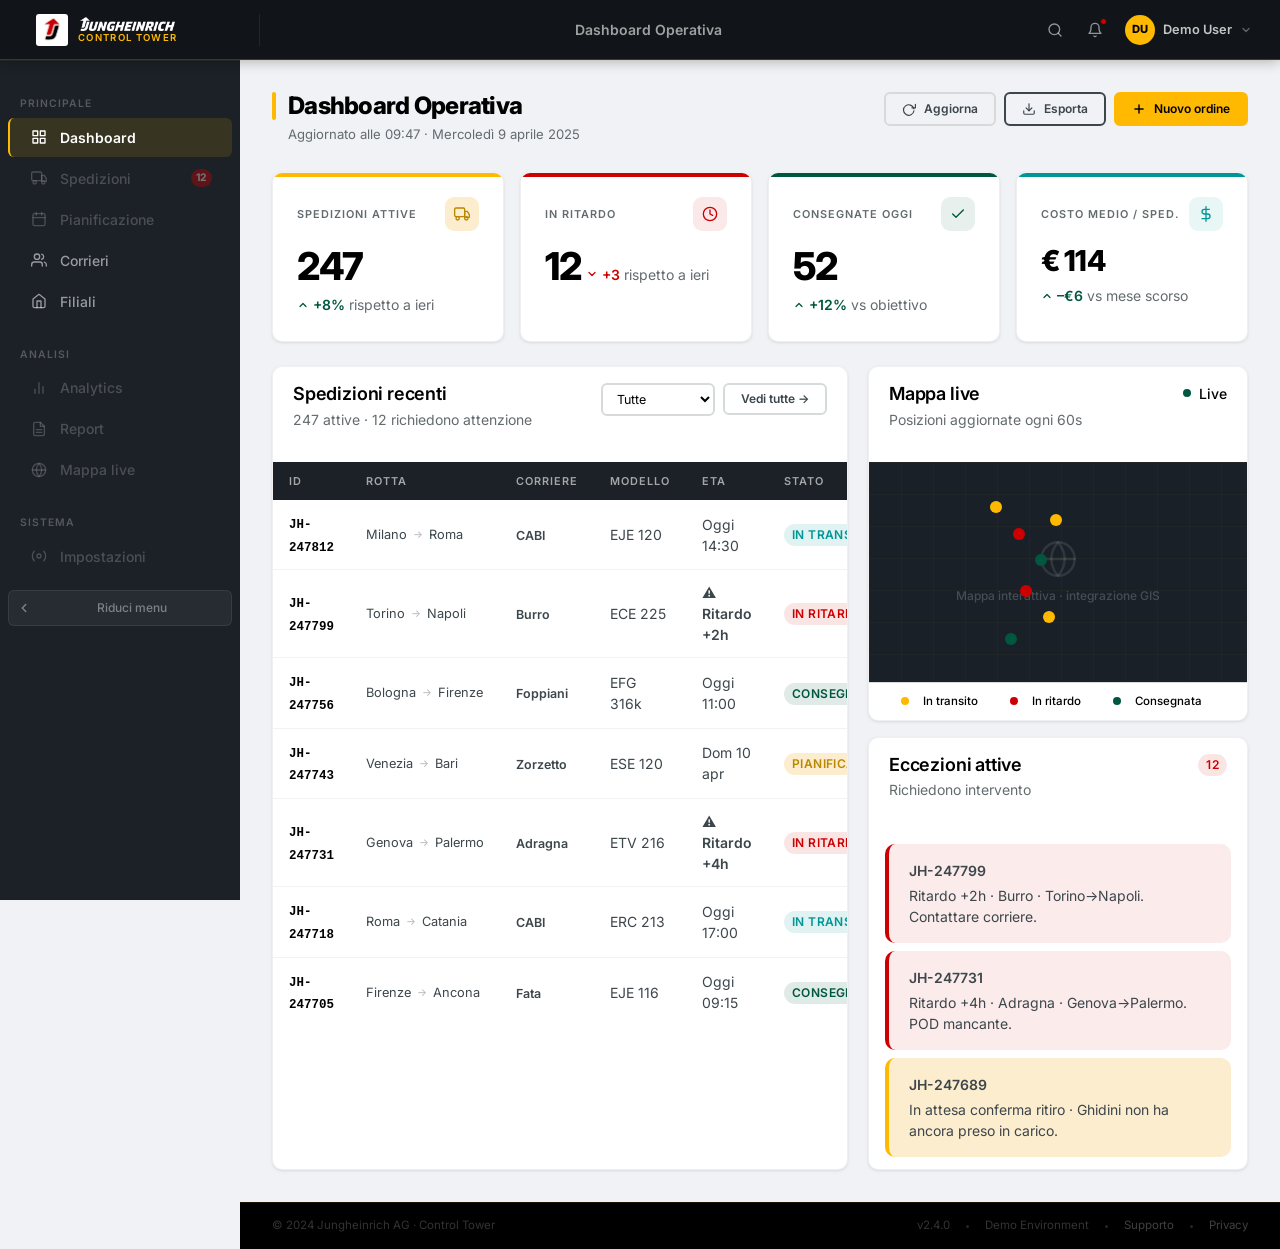
<file: dashboard.html>
<!DOCTYPE html>
<html lang="it">
<head>
  <meta charset="UTF-8" />
  <meta name="viewport" content="width=device-width, initial-scale=1.0" />
  <title>Dashboard — JH Control Tower</title>
  <link rel="preconnect" href="https://fonts.googleapis.com" />
  <link rel="preconnect" href="https://fonts.gstatic.com" crossorigin />
  <link href="https://fonts.googleapis.com/css2?family=Inter:wght@400;500;600;700;800&display=swap" rel="stylesheet" />
  <link rel="stylesheet" href="jungheinrich.css" />
  <link rel="stylesheet" href="app.css" />
</head>
<body class="app-body-wrap">

  <!-- ════════════════════════════════════
       HEADER
  ═════════════════════════════════════ -->
  <header class="app-header">

    <button class="app-header__hamburger" id="hamburgerBtn" aria-label="Apri menu">
      <span></span><span></span><span></span>
    </button>

    <a href="index.html" class="app-header__logo">
      <img src="logos/images.webp" alt="Jungheinrich" class="app-header__logo-icon">
      <span class="app-header__logo-text">
        <img src="logos/Jungheinrich-Logo.svg.png" alt="Jungheinrich" class="app-header__logo-wordmark">
        <span class="app-header__logo-product">Control Tower</span>
      </span>
    </a>

    <div class="app-header__center">
      <span class="app-header__page-title">Dashboard Operativa</span>
    </div>

    <div class="app-header__actions">
      <button class="app-header__icon-btn" aria-label="Cerca">
        <svg width="16" height="16" viewBox="0 0 24 24" fill="none" stroke="currentColor" stroke-width="2" stroke-linecap="round" stroke-linejoin="round"><circle cx="11" cy="11" r="8"/><path d="m21 21-4.35-4.35"/></svg>
      </button>

      <button class="app-header__icon-btn" aria-label="Notifiche (3 non lette)">
        <svg width="16" height="16" viewBox="0 0 24 24" fill="none" stroke="currentColor" stroke-width="2" stroke-linecap="round" stroke-linejoin="round"><path d="M18 8A6 6 0 0 0 6 8c0 7-3 9-3 9h18s-3-2-3-9"/><path d="M13.73 21a2 2 0 0 1-3.46 0"/></svg>
        <span class="app-header__notif-dot" aria-hidden="true"></span>
      </button>

      <div style="position:relative;">
        <button class="app-header__avatar-btn" id="avatarBtn" aria-haspopup="true" aria-expanded="false">
          <span class="app-header__avatar" aria-hidden="true">DU</span>
          <span class="app-header__avatar-name">Demo User</span>
          <svg class="app-header__avatar-chevron" width="12" height="12" viewBox="0 0 24 24" fill="none" stroke="currentColor" stroke-width="2.5" stroke-linecap="round" stroke-linejoin="round"><polyline points="6 9 12 15 18 9"/></svg>
        </button>
        <div class="app-header__dropdown" id="avatarDropdown" role="menu">
          <div class="app-header__dropdown-header">
            <span class="app-header__dropdown-name">Demo User</span>
            <span class="app-header__dropdown-email">demo.user@jungheinrich.com</span>
          </div>
          <a href="#" class="app-header__dropdown-item" role="menuitem">
            <svg width="14" height="14" viewBox="0 0 24 24" fill="none" stroke="currentColor" stroke-width="2" stroke-linecap="round" stroke-linejoin="round"><path d="M20 21v-2a4 4 0 0 0-4-4H8a4 4 0 0 0-4 4v2"/><circle cx="12" cy="7" r="4"/></svg>
            Profilo
          </a>
          <a href="#" class="app-header__dropdown-item" role="menuitem">
            <svg width="14" height="14" viewBox="0 0 24 24" fill="none" stroke="currentColor" stroke-width="2" stroke-linecap="round" stroke-linejoin="round"><circle cx="12" cy="12" r="3"/><path d="M19.07 4.93a10 10 0 0 1 0 14.14M4.93 4.93a10 10 0 0 0 0 14.14"/></svg>
            Impostazioni
          </a>
          <a href="login.html" class="app-header__dropdown-item app-header__dropdown-item--danger" role="menuitem">
            <svg width="14" height="14" viewBox="0 0 24 24" fill="none" stroke="currentColor" stroke-width="2" stroke-linecap="round" stroke-linejoin="round"><path d="M9 21H5a2 2 0 0 1-2-2V5a2 2 0 0 1 2-2h4"/><polyline points="16 17 21 12 16 7"/><line x1="21" y1="12" x2="9" y2="12"/></svg>
            Esci
          </a>
        </div>
      </div>
    </div>
  </header>

  <div class="sidebar-overlay" id="sidebarOverlay"></div>

  <div class="app-layout">

    <!-- ════════════════════════════════════
         SIDEBAR — usa .sidebar + .sidebar__item da jungheinrich.css
    ═════════════════════════════════════ -->
    <aside class="sidebar app-sidebar" id="sidebar" aria-label="Menu di navigazione">

      <!-- Principale -->
      <span class="sidebar__section-title">Principale</span>

      <a href="dashboard.html" class="sidebar__item sidebar__item--active" aria-current="page">
        <span class="sidebar__item-icon" aria-hidden="true">
          <svg width="16" height="16" viewBox="0 0 24 24" fill="none" stroke="currentColor" stroke-width="2" stroke-linecap="round" stroke-linejoin="round"><rect x="3" y="3" width="7" height="7"/><rect x="14" y="3" width="7" height="7"/><rect x="14" y="14" width="7" height="7"/><rect x="3" y="14" width="7" height="7"/></svg>
        </span>
        <span class="sidebar__item-label">Dashboard</span>
      </a>

      <a href="#" class="sidebar__item">
        <span class="sidebar__item-icon" aria-hidden="true">
          <svg width="16" height="16" viewBox="0 0 24 24" fill="none" stroke="currentColor" stroke-width="2" stroke-linecap="round" stroke-linejoin="round"><rect x="1" y="3" width="15" height="13" rx="2"/><path d="M16 8h4l3 5v4h-7V8z"/><circle cx="5.5" cy="18.5" r="2.5"/><circle cx="18.5" cy="18.5" r="2.5"/></svg>
        </span>
        <span class="sidebar__item-label">Spedizioni</span>
        <span class="sidebar__item-badge">12</span>
      </a>

      <a href="#" class="sidebar__item">
        <span class="sidebar__item-icon" aria-hidden="true">
          <svg width="16" height="16" viewBox="0 0 24 24" fill="none" stroke="currentColor" stroke-width="2" stroke-linecap="round" stroke-linejoin="round"><rect x="3" y="4" width="18" height="18" rx="2" ry="2"/><line x1="16" y1="2" x2="16" y2="6"/><line x1="8" y1="2" x2="8" y2="6"/><line x1="3" y1="10" x2="21" y2="10"/></svg>
        </span>
        <span class="sidebar__item-label">Pianificazione</span>
      </a>

      <a href="corrieri.html" class="sidebar__item">
        <span class="sidebar__item-icon" aria-hidden="true">
          <svg width="16" height="16" viewBox="0 0 24 24" fill="none" stroke="currentColor" stroke-width="2" stroke-linecap="round" stroke-linejoin="round"><path d="M17 21v-2a4 4 0 0 0-4-4H5a4 4 0 0 0-4 4v2"/><circle cx="9" cy="7" r="4"/><path d="M23 21v-2a4 4 0 0 0-3-3.87"/><path d="M16 3.13a4 4 0 0 1 0 7.75"/></svg>
        </span>
        <span class="sidebar__item-label">Corrieri</span>
      </a>

      <a href="filiali.html" class="sidebar__item">
        <span class="sidebar__item-icon" aria-hidden="true">
          <svg width="16" height="16" viewBox="0 0 24 24" fill="none" stroke="currentColor" stroke-width="2" stroke-linecap="round" stroke-linejoin="round"><path d="M3 9l9-7 9 7v11a2 2 0 0 1-2 2H5a2 2 0 0 1-2-2z"/><polyline points="9 22 9 12 15 12 15 22"/></svg>
        </span>
        <span class="sidebar__item-label">Filiali</span>
      </a>

      <!-- Analisi -->
      <span class="sidebar__section-title" style="margin-top:8px;">Analisi</span>

      <a href="#" class="sidebar__item">
        <span class="sidebar__item-icon" aria-hidden="true">
          <svg width="16" height="16" viewBox="0 0 24 24" fill="none" stroke="currentColor" stroke-width="2" stroke-linecap="round" stroke-linejoin="round"><line x1="18" y1="20" x2="18" y2="10"/><line x1="12" y1="20" x2="12" y2="4"/><line x1="6" y1="20" x2="6" y2="14"/></svg>
        </span>
        <span class="sidebar__item-label">Analytics</span>
      </a>

      <a href="#" class="sidebar__item">
        <span class="sidebar__item-icon" aria-hidden="true">
          <svg width="16" height="16" viewBox="0 0 24 24" fill="none" stroke="currentColor" stroke-width="2" stroke-linecap="round" stroke-linejoin="round"><path d="M14 2H6a2 2 0 0 0-2 2v16a2 2 0 0 0 2 2h12a2 2 0 0 0 2-2V8z"/><polyline points="14 2 14 8 20 8"/><line x1="16" y1="13" x2="8" y2="13"/><line x1="16" y1="17" x2="8" y2="17"/></svg>
        </span>
        <span class="sidebar__item-label">Report</span>
      </a>

      <a href="#" class="sidebar__item">
        <span class="sidebar__item-icon" aria-hidden="true">
          <svg width="16" height="16" viewBox="0 0 24 24" fill="none" stroke="currentColor" stroke-width="2" stroke-linecap="round" stroke-linejoin="round"><circle cx="12" cy="12" r="10"/><line x1="2" y1="12" x2="22" y2="12"/><path d="M12 2a15.3 15.3 0 0 1 4 10 15.3 15.3 0 0 1-4 10 15.3 15.3 0 0 1-4-10 15.3 15.3 0 0 1 4-10z"/></svg>
        </span>
        <span class="sidebar__item-label">Mappa live</span>
      </a>

      <!-- Sistema -->
      <span class="sidebar__section-title" style="margin-top:8px;">Sistema</span>

      <a href="#" class="sidebar__item">
        <span class="sidebar__item-icon" aria-hidden="true">
          <svg width="16" height="16" viewBox="0 0 24 24" fill="none" stroke="currentColor" stroke-width="2" stroke-linecap="round" stroke-linejoin="round"><circle cx="12" cy="12" r="3"/><path d="M19.07 4.93a10 10 0 0 1 0 14.14M4.93 4.93a10 10 0 0 0 0 14.14"/></svg>
        </span>
        <span class="sidebar__item-label">Impostazioni</span>
      </a>

      <!-- Collapse toggle -->
      <button class="app-sidebar__toggle" id="sidebarToggle" aria-label="Riduci menu">
        <svg class="app-sidebar__toggle-icon" width="14" height="14" viewBox="0 0 24 24" fill="none" stroke="currentColor" stroke-width="2.5" stroke-linecap="round" stroke-linejoin="round"><polyline points="15 18 9 12 15 6"/></svg>
        <span class="sidebar__item-label" style="font-size:0.75rem;">Riduci menu</span>
      </button>

    </aside>

    <!-- ════════════════════════════════════
         MAIN CONTENT
    ═════════════════════════════════════ -->
    <main class="app-main" id="appMain">
      <div class="app-content">

        <!-- Page header -->
        <div class="dash-page-header">
          <div>
            <h1 class="dash-page-title">Dashboard Operativa</h1>
            <p class="dash-page-subtitle">Aggiornato alle 09:47 · Mercoledì 9 aprile 2025</p>
          </div>
          <div class="dash-page-actions">
            <button class="btn btn--ghost btn--sm">
              <svg width="14" height="14" viewBox="0 0 24 24" fill="none" stroke="currentColor" stroke-width="2" stroke-linecap="round" stroke-linejoin="round"><polyline points="23 4 23 10 17 10"/><path d="M20.49 15a9 9 0 1 1-.18-3.31"/></svg>
              Aggiorna
            </button>
            <button class="btn btn--secondary btn--sm">
              <svg width="14" height="14" viewBox="0 0 24 24" fill="none" stroke="currentColor" stroke-width="2" stroke-linecap="round" stroke-linejoin="round"><path d="M21 15v4a2 2 0 0 1-2 2H5a2 2 0 0 1-2-2v-4"/><polyline points="7 10 12 15 17 10"/><line x1="12" y1="15" x2="12" y2="3"/></svg>
              Esporta
            </button>
            <button class="btn btn--primary btn--sm">
              <svg width="14" height="14" viewBox="0 0 24 24" fill="none" stroke="currentColor" stroke-width="2.5" stroke-linecap="round" stroke-linejoin="round"><line x1="12" y1="5" x2="12" y2="19"/><line x1="5" y1="12" x2="19" y2="12"/></svg>
              Nuovo ordine
            </button>
          </div>
        </div>

        <!-- ── KPI Cards — usa .card .card--kpi + .kpi__value da jungheinrich.css ── -->
        <div class="kpi-grid">

          <div class="card card--kpi kpi-card--yellow">
            <div class="kpi-card__header">
              <span class="label">Spedizioni Attive</span>
              <span class="kpi-card__icon kpi-card__icon--yellow">
                <svg width="16" height="16" viewBox="0 0 24 24" fill="none" stroke="currentColor" stroke-width="2" stroke-linecap="round" stroke-linejoin="round"><rect x="1" y="3" width="15" height="13" rx="2"/><path d="M16 8h4l3 5v4h-7V8z"/><circle cx="5.5" cy="18.5" r="2.5"/><circle cx="18.5" cy="18.5" r="2.5"/></svg>
              </span>
            </div>
            <span class="kpi__value">247</span>
            <div class="kpi__delta kpi__delta--up">
              <svg width="12" height="12" viewBox="0 0 24 24" fill="none" stroke="currentColor" stroke-width="2.5" stroke-linecap="round" stroke-linejoin="round"><polyline points="18 15 12 9 6 15"/></svg>
              +8% <span class="text-muted text-sm" style="font-weight:400;">rispetto a ieri</span>
            </div>
          </div>

          <div class="card card--kpi kpi-card--red">
            <div class="kpi-card__header">
              <span class="label">In Ritardo</span>
              <span class="kpi-card__icon kpi-card__icon--red">
                <svg width="16" height="16" viewBox="0 0 24 24" fill="none" stroke="currentColor" stroke-width="2" stroke-linecap="round" stroke-linejoin="round"><circle cx="12" cy="12" r="10"/><polyline points="12 6 12 12 16 14"/></svg>
              </span>
            </div>
            <span class="kpi__value">12</span>
            <div class="kpi__delta kpi__delta--down">
              <svg width="12" height="12" viewBox="0 0 24 24" fill="none" stroke="currentColor" stroke-width="2.5" stroke-linecap="round" stroke-linejoin="round"><polyline points="6 9 12 15 18 9"/></svg>
              +3 <span class="text-muted text-sm" style="font-weight:400;">rispetto a ieri</span>
            </div>
          </div>

          <div class="card card--kpi kpi-card--green">
            <div class="kpi-card__header">
              <span class="label">Consegnate Oggi</span>
              <span class="kpi-card__icon kpi-card__icon--green">
                <svg width="16" height="16" viewBox="0 0 24 24" fill="none" stroke="currentColor" stroke-width="2" stroke-linecap="round" stroke-linejoin="round"><polyline points="20 6 9 17 4 12"/></svg>
              </span>
            </div>
            <span class="kpi__value">52</span>
            <div class="kpi__delta kpi__delta--up">
              <svg width="12" height="12" viewBox="0 0 24 24" fill="none" stroke="currentColor" stroke-width="2.5" stroke-linecap="round" stroke-linejoin="round"><polyline points="18 15 12 9 6 15"/></svg>
              +12% <span class="text-muted text-sm" style="font-weight:400;">vs obiettivo</span>
            </div>
          </div>

          <div class="card card--kpi kpi-card--blue">
            <div class="kpi-card__header">
              <span class="label">Costo Medio / Sped.</span>
              <span class="kpi-card__icon kpi-card__icon--blue">
                <svg width="16" height="16" viewBox="0 0 24 24" fill="none" stroke="currentColor" stroke-width="2" stroke-linecap="round" stroke-linejoin="round"><line x1="12" y1="1" x2="12" y2="23"/><path d="M17 5H9.5a3.5 3.5 0 0 0 0 7h5a3.5 3.5 0 0 1 0 7H6"/></svg>
              </span>
            </div>
            <span class="kpi__value" style="font-size:1.8rem;">€ 114</span>
            <div class="kpi__delta kpi__delta--up">
              <svg width="12" height="12" viewBox="0 0 24 24" fill="none" stroke="currentColor" stroke-width="2.5" stroke-linecap="round" stroke-linejoin="round"><polyline points="18 15 12 9 6 15"/></svg>
              –€6 <span class="text-muted text-sm" style="font-weight:400;">vs mese scorso</span>
            </div>
          </div>

        </div><!-- /kpi-grid -->

        <!-- ── Main grid ── -->
        <div class="dash-grid">

          <!-- Shipments table — usa .table-wrapper + .table da jungheinrich.css -->
          <div class="card" style="padding:0;overflow:hidden;">
            <div class="card__header" style="padding:16px 20px;">
              <div>
                <h2 class="card__title">Spedizioni recenti</h2>
                <p class="card__subtitle">247 attive · 12 richiedono attenzione</p>
              </div>
              <div style="display:flex;align-items:center;gap:8px;">
                <select class="form-select" style="width:auto;padding:6px 10px;font-size:0.78rem;">
                  <option>Tutte</option>
                  <option>In ritardo</option>
                  <option>In transito</option>
                  <option>Consegnate</option>
                </select>
                <a href="#" class="btn btn--ghost btn--sm">Vedi tutte →</a>
              </div>
            </div>

            <div class="table-wrapper" style="border-radius:0;border:none;">
              <table class="table" aria-label="Spedizioni recenti">
                <thead>
                  <tr>
                    <th scope="col">ID</th>
                    <th scope="col">Rotta</th>
                    <th scope="col">Corriere</th>
                    <th scope="col">Modello</th>
                    <th scope="col">ETA</th>
                    <th scope="col">Stato</th>
                  </tr>
                </thead>
                <tbody>
                  <tr>
                    <td><span class="ship-id">JH-247812</span></td>
                    <td><span class="ship-route">Milano <span class="ship-route__arrow">→</span> Roma</span></td>
                    <td><span class="ship-carrier">CABI</span></td>
                    <td class="text-sm text-muted">EJE 120</td>
                    <td class="text-sm">Oggi 14:30</td>
                    <td><span class="badge badge--blue">In transito</span></td>
                  </tr>
                  <tr>
                    <td><span class="ship-id">JH-247799</span></td>
                    <td><span class="ship-route">Torino <span class="ship-route__arrow">→</span> Napoli</span></td>
                    <td><span class="ship-carrier">Burro</span></td>
                    <td class="text-sm text-muted">ECE 225</td>
                    <td class="text-sm ship-eta--late">⚠ Ritardo +2h</td>
                    <td><span class="badge badge--red">In ritardo</span></td>
                  </tr>
                  <tr>
                    <td><span class="ship-id">JH-247756</span></td>
                    <td><span class="ship-route">Bologna <span class="ship-route__arrow">→</span> Firenze</span></td>
                    <td><span class="ship-carrier">Foppiani</span></td>
                    <td class="text-sm text-muted">EFG 316k</td>
                    <td class="text-sm">Oggi 11:00</td>
                    <td><span class="badge badge--green">Consegnata</span></td>
                  </tr>
                  <tr>
                    <td><span class="ship-id">JH-247743</span></td>
                    <td><span class="ship-route">Venezia <span class="ship-route__arrow">→</span> Bari</span></td>
                    <td><span class="ship-carrier">Zorzetto</span></td>
                    <td class="text-sm text-muted">ESE 120</td>
                    <td class="text-sm">Dom 10 apr</td>
                    <td><span class="badge badge--yellow">Pianificata</span></td>
                  </tr>
                  <tr>
                    <td><span class="ship-id">JH-247731</span></td>
                    <td><span class="ship-route">Genova <span class="ship-route__arrow">→</span> Palermo</span></td>
                    <td><span class="ship-carrier">Adragna</span></td>
                    <td class="text-sm text-muted">ETV 216</td>
                    <td class="text-sm ship-eta--late">⚠ Ritardo +4h</td>
                    <td><span class="badge badge--red">In ritardo</span></td>
                  </tr>
                  <tr>
                    <td><span class="ship-id">JH-247718</span></td>
                    <td><span class="ship-route">Roma <span class="ship-route__arrow">→</span> Catania</span></td>
                    <td><span class="ship-carrier">CABI</span></td>
                    <td class="text-sm text-muted">ERC 213</td>
                    <td class="text-sm">Oggi 17:00</td>
                    <td><span class="badge badge--blue">In transito</span></td>
                  </tr>
                  <tr>
                    <td><span class="ship-id">JH-247705</span></td>
                    <td><span class="ship-route">Firenze <span class="ship-route__arrow">→</span> Ancona</span></td>
                    <td><span class="ship-carrier">Fata</span></td>
                    <td class="text-sm text-muted">EJE 116</td>
                    <td class="text-sm">Oggi 09:15</td>
                    <td><span class="badge badge--green">Consegnata</span></td>
                  </tr>
                </tbody>
              </table>
            </div>
          </div><!-- /table card -->

          <!-- Right column -->
          <div style="display:flex;flex-direction:column;gap:16px;">

            <!-- Map card — usa .card da jungheinrich.css -->
            <div class="card" style="padding:0;overflow:hidden;flex:1;">
              <div class="card__header" style="padding:16px 20px;">
                <div>
                  <h2 class="card__title">Mappa live</h2>
                  <p class="card__subtitle">Posizioni aggiornate ogni 60s</p>
                </div>
                <span class="status status--online">Live</span>
              </div>
              <div class="map-placeholder" style="min-height:220px;">
                <div class="map-placeholder__bg"></div>
                <div class="map-dot" style="top:18%;left:32%;"><div class="map-dot__ring"></div></div>
                <div class="map-dot map-dot--red" style="top:30%;left:38%;"><div class="map-dot__ring"></div></div>
                <div class="map-dot" style="top:24%;left:48%;"><div class="map-dot__ring"></div></div>
                <div class="map-dot map-dot--green" style="top:42%;left:44%;"><div class="map-dot__ring"></div></div>
                <div class="map-dot map-dot--red" style="top:56%;left:40%;"><div class="map-dot__ring"></div></div>
                <div class="map-dot" style="top:68%;left:46%;"><div class="map-dot__ring"></div></div>
                <div class="map-dot map-dot--green" style="top:78%;left:36%;"><div class="map-dot__ring"></div></div>
                <div class="map-placeholder__center">
                  <svg class="map-placeholder__icon" width="40" height="40" viewBox="0 0 24 24" fill="none" stroke="currentColor" stroke-width="1.5" stroke-linecap="round" stroke-linejoin="round"><circle cx="12" cy="12" r="10"/><line x1="2" y1="12" x2="22" y2="12"/><path d="M12 2a15.3 15.3 0 0 1 4 10 15.3 15.3 0 0 1-4 10 15.3 15.3 0 0 1-4-10 15.3 15.3 0 0 1 4-10z"/></svg>
                  <span class="map-placeholder__label">Mappa interattiva · integrazione GIS</span>
                </div>
              </div>
              <div style="padding:10px 16px;display:flex;gap:16px;flex-wrap:wrap;border-top:1px solid var(--jh-light-grey);">
                <span class="status" style="font-size:0.72rem;"><span style="width:8px;height:8px;border-radius:50%;background:var(--jh-yellow);display:inline-block;margin-right:6px;"></span>In transito</span>
                <span class="status" style="font-size:0.72rem;"><span style="width:8px;height:8px;border-radius:50%;background:var(--jh-red);display:inline-block;margin-right:6px;"></span>In ritardo</span>
                <span class="status" style="font-size:0.72rem;"><span style="width:8px;height:8px;border-radius:50%;background:var(--jh-green);display:inline-block;margin-right:6px;"></span>Consegnata</span>
              </div>
            </div>

            <!-- Alerts card — usa .alert .alert--danger + .alert--warning da jungheinrich.css -->
            <div class="card" style="padding:0;overflow:hidden;">
              <div class="card__header" style="padding:16px 20px;">
                <div>
                  <h2 class="card__title">Eccezioni attive</h2>
                  <p class="card__subtitle">Richiedono intervento</p>
                </div>
                <span class="badge badge--red">12</span>
              </div>
              <div style="padding:12px 16px;display:flex;flex-direction:column;gap:8px;">

                <div class="alert alert--danger">
                  <div class="alert__body">
                    <span class="alert__title">JH-247799</span>
                    Ritardo +2h · Burro · Torino→Napoli. Contattare corriere.
                  </div>
                </div>

                <div class="alert alert--danger">
                  <div class="alert__body">
                    <span class="alert__title">JH-247731</span>
                    Ritardo +4h · Adragna · Genova→Palermo. POD mancante.
                  </div>
                </div>

                <div class="alert alert--warning">
                  <div class="alert__body">
                    <span class="alert__title">JH-247689</span>
                    In attesa conferma ritiro · Ghidini non ha ancora preso in carico.
                  </div>
                </div>

              </div>
            </div>

          </div><!-- /right col -->

        </div><!-- /dash-grid -->

      </div><!-- /app-content -->

      <!-- FOOTER -->
      <footer class="app-footer">
        <span class="app-footer__left">© 2024 Jungheinrich AG · Control Tower</span>
        <div class="app-footer__right">
          <span>v2.4.0</span>
          <span class="app-footer__dot"></span>
          <span>Demo Environment</span>
          <span class="app-footer__dot"></span>
          <a href="#">Supporto</a>
          <span class="app-footer__dot"></span>
          <a href="#">Privacy</a>
        </div>
      </footer>

    </main>
  </div><!-- /app-layout -->

  <script>
    /* Sidebar collapse */
    const sidebar       = document.getElementById('sidebar');
    const appMain       = document.getElementById('appMain');
    const sidebarToggle = document.getElementById('sidebarToggle');

    sidebarToggle.addEventListener('click', () => {
      sidebar.classList.toggle('collapsed');
      appMain.classList.toggle('sidebar-collapsed');
    });

    /* Mobile sidebar */
    const hamburgerBtn   = document.getElementById('hamburgerBtn');
    const sidebarOverlay = document.getElementById('sidebarOverlay');

    hamburgerBtn.addEventListener('click', () => {
      sidebar.classList.toggle('mobile-open');
      sidebarOverlay.classList.toggle('visible');
    });
    sidebarOverlay.addEventListener('click', () => {
      sidebar.classList.remove('mobile-open');
      sidebarOverlay.classList.remove('visible');
    });

    /* Avatar dropdown */
    const avatarBtn      = document.getElementById('avatarBtn');
    const avatarDropdown = document.getElementById('avatarDropdown');

    avatarBtn.addEventListener('click', (e) => {
      e.stopPropagation();
      const open = avatarDropdown.classList.toggle('open');
      avatarBtn.setAttribute('aria-expanded', open);
      avatarBtn.querySelector('.app-header__avatar-chevron').style.transform = open ? 'rotate(180deg)' : '';
    });
    document.addEventListener('click', () => {
      avatarDropdown.classList.remove('open');
      avatarBtn.setAttribute('aria-expanded', 'false');
      avatarBtn.querySelector('.app-header__avatar-chevron').style.transform = '';
    });
  </script>
</body>
</html>
</file>
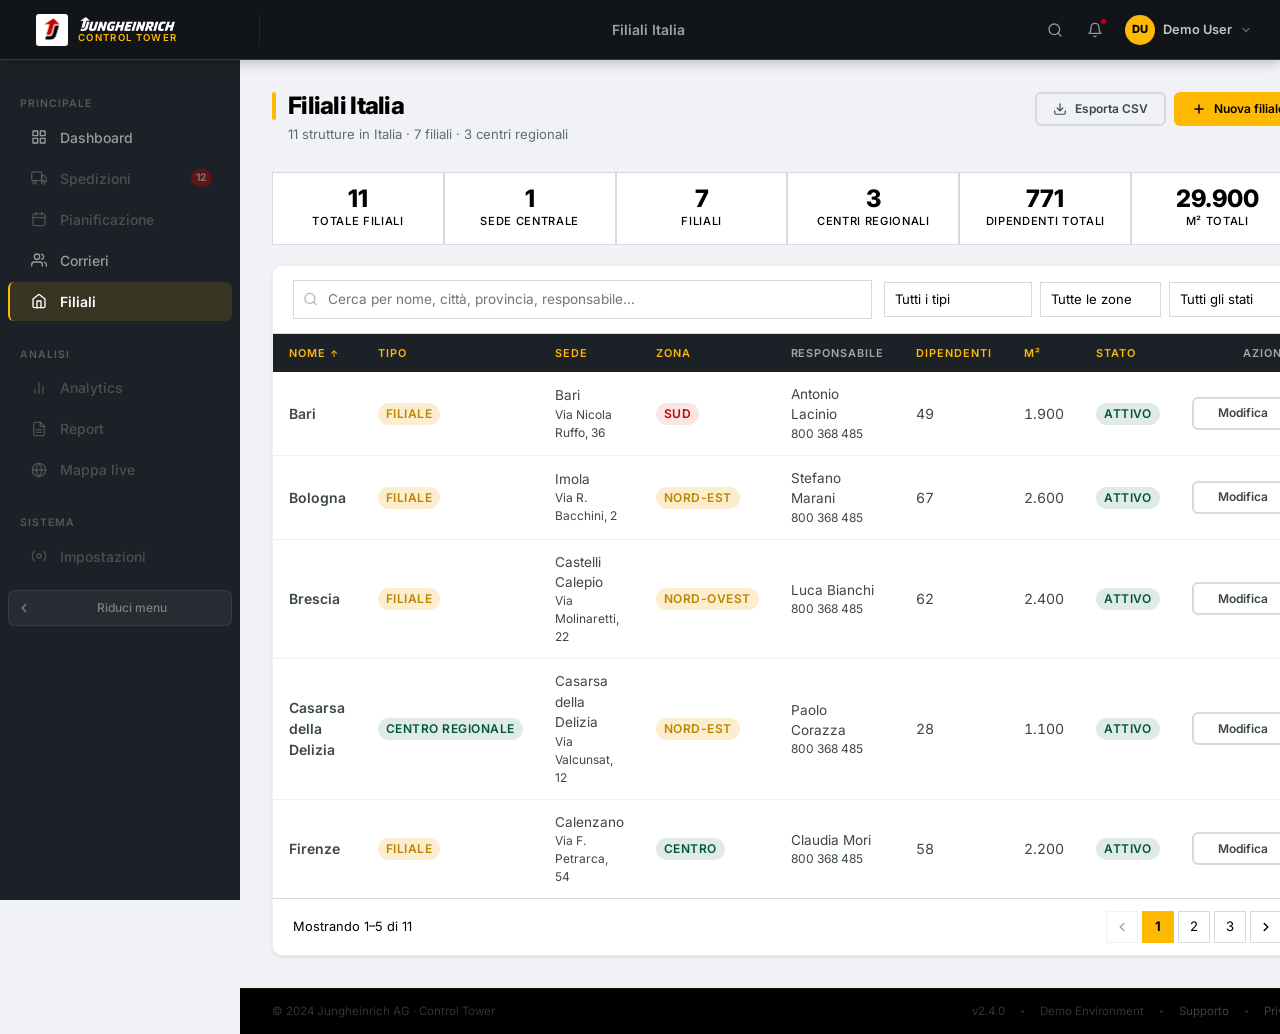
<file: filiali.html>
<!DOCTYPE html>
<html lang="it">
<head>
  <meta charset="UTF-8" />
  <meta name="viewport" content="width=device-width, initial-scale=1.0" />
  <title>Filiali — JH Control Tower</title>
  <link rel="preconnect" href="https://fonts.googleapis.com" />
  <link rel="preconnect" href="https://fonts.gstatic.com" crossorigin />
  <link href="https://fonts.googleapis.com/css2?family=Inter:wght@400;500;600;700;800&display=swap" rel="stylesheet" />
  <link rel="stylesheet" href="jungheinrich.css" />
  <link rel="stylesheet" href="app.css" />
</head>
<body class="app-body-wrap">

  <header class="app-header">
    <button class="app-header__hamburger" id="hamburgerBtn" aria-label="Apri menu">
      <span></span><span></span><span></span>
    </button>
    <a href="index.html" class="app-header__logo">
      <img src="logos/images.webp" alt="Jungheinrich" class="app-header__logo-icon">
      <span class="app-header__logo-text">
        <img src="logos/Jungheinrich-Logo.svg.png" alt="Jungheinrich" class="app-header__logo-wordmark">
        <span class="app-header__logo-product">Control Tower</span>
      </span>
    </a>
    <div class="app-header__center">
      <span class="app-header__page-title">Filiali Italia</span>
    </div>
    <div class="app-header__actions">
      <button class="app-header__icon-btn" aria-label="Cerca">
        <svg width="16" height="16" viewBox="0 0 24 24" fill="none" stroke="currentColor" stroke-width="2" stroke-linecap="round" stroke-linejoin="round"><circle cx="11" cy="11" r="8"/><path d="m21 21-4.35-4.35"/></svg>
      </button>
      <button class="app-header__icon-btn" aria-label="Notifiche">
        <svg width="16" height="16" viewBox="0 0 24 24" fill="none" stroke="currentColor" stroke-width="2" stroke-linecap="round" stroke-linejoin="round"><path d="M18 8A6 6 0 0 0 6 8c0 7-3 9-3 9h18s-3-2-3-9"/><path d="M13.73 21a2 2 0 0 1-3.46 0"/></svg>
        <span class="app-header__notif-dot" aria-hidden="true"></span>
      </button>
      <div style="position:relative;">
        <button class="app-header__avatar-btn" id="avatarBtn" aria-haspopup="true" aria-expanded="false">
          <span class="app-header__avatar" aria-hidden="true">DU</span>
          <span class="app-header__avatar-name">Demo User</span>
          <svg class="app-header__avatar-chevron" width="12" height="12" viewBox="0 0 24 24" fill="none" stroke="currentColor" stroke-width="2.5" stroke-linecap="round" stroke-linejoin="round"><polyline points="6 9 12 15 18 9"/></svg>
        </button>
        <div class="app-header__dropdown" id="avatarDropdown" role="menu">
          <div class="app-header__dropdown-header">
            <span class="app-header__dropdown-name">Demo User</span>
            <span class="app-header__dropdown-email">demo.user@jungheinrich.com</span>
          </div>
          <a href="#" class="app-header__dropdown-item" role="menuitem">
            <svg width="14" height="14" viewBox="0 0 24 24" fill="none" stroke="currentColor" stroke-width="2" stroke-linecap="round" stroke-linejoin="round"><path d="M20 21v-2a4 4 0 0 0-4-4H8a4 4 0 0 0-4 4v2"/><circle cx="12" cy="7" r="4"/></svg>Profilo
          </a>
          <a href="#" class="app-header__dropdown-item" role="menuitem">
            <svg width="14" height="14" viewBox="0 0 24 24" fill="none" stroke="currentColor" stroke-width="2" stroke-linecap="round" stroke-linejoin="round"><circle cx="12" cy="12" r="3"/><path d="M19.07 4.93a10 10 0 0 1 0 14.14M4.93 4.93a10 10 0 0 0 0 14.14"/></svg>Impostazioni
          </a>
          <a href="login.html" class="app-header__dropdown-item app-header__dropdown-item--danger" role="menuitem">
            <svg width="14" height="14" viewBox="0 0 24 24" fill="none" stroke="currentColor" stroke-width="2" stroke-linecap="round" stroke-linejoin="round"><path d="M9 21H5a2 2 0 0 1-2-2V5a2 2 0 0 1 2-2h4"/><polyline points="16 17 21 12 16 7"/><line x1="21" y1="12" x2="9" y2="12"/></svg>Esci
          </a>
        </div>
      </div>
    </div>
  </header>

  <div class="sidebar-overlay" id="sidebarOverlay"></div>

  <div class="app-layout">
    <aside class="sidebar app-sidebar" id="sidebar" aria-label="Menu di navigazione">

      <span class="sidebar__section-title">Principale</span>
      <a href="dashboard.html" class="sidebar__item">
        <span class="sidebar__item-icon"><svg width="16" height="16" viewBox="0 0 24 24" fill="none" stroke="currentColor" stroke-width="2" stroke-linecap="round" stroke-linejoin="round"><rect x="3" y="3" width="7" height="7"/><rect x="14" y="3" width="7" height="7"/><rect x="14" y="14" width="7" height="7"/><rect x="3" y="14" width="7" height="7"/></svg></span>
        <span class="sidebar__item-label">Dashboard</span>
      </a>
      <a href="#" class="sidebar__item">
        <span class="sidebar__item-icon"><svg width="16" height="16" viewBox="0 0 24 24" fill="none" stroke="currentColor" stroke-width="2" stroke-linecap="round" stroke-linejoin="round"><rect x="1" y="3" width="15" height="13" rx="2"/><path d="M16 8h4l3 5v4h-7V8z"/><circle cx="5.5" cy="18.5" r="2.5"/><circle cx="18.5" cy="18.5" r="2.5"/></svg></span>
        <span class="sidebar__item-label">Spedizioni</span>
        <span class="sidebar__item-badge">12</span>
      </a>
      <a href="#" class="sidebar__item">
        <span class="sidebar__item-icon"><svg width="16" height="16" viewBox="0 0 24 24" fill="none" stroke="currentColor" stroke-width="2" stroke-linecap="round" stroke-linejoin="round"><rect x="3" y="4" width="18" height="18" rx="2" ry="2"/><line x1="16" y1="2" x2="16" y2="6"/><line x1="8" y1="2" x2="8" y2="6"/><line x1="3" y1="10" x2="21" y2="10"/></svg></span>
        <span class="sidebar__item-label">Pianificazione</span>
      </a>
      <a href="corrieri.html" class="sidebar__item">
        <span class="sidebar__item-icon"><svg width="16" height="16" viewBox="0 0 24 24" fill="none" stroke="currentColor" stroke-width="2" stroke-linecap="round" stroke-linejoin="round"><path d="M17 21v-2a4 4 0 0 0-4-4H5a4 4 0 0 0-4 4v2"/><circle cx="9" cy="7" r="4"/><path d="M23 21v-2a4 4 0 0 0-3-3.87"/><path d="M16 3.13a4 4 0 0 1 0 7.75"/></svg></span>
        <span class="sidebar__item-label">Corrieri</span>
      </a>
      <a href="filiali.html" class="sidebar__item sidebar__item--active" aria-current="page">
        <span class="sidebar__item-icon"><svg width="16" height="16" viewBox="0 0 24 24" fill="none" stroke="currentColor" stroke-width="2" stroke-linecap="round" stroke-linejoin="round"><path d="M3 9l9-7 9 7v11a2 2 0 0 1-2 2H5a2 2 0 0 1-2-2z"/><polyline points="9 22 9 12 15 12 15 22"/></svg></span>
        <span class="sidebar__item-label">Filiali</span>
      </a>

      <span class="sidebar__section-title" style="margin-top:8px;">Analisi</span>
      <a href="#" class="sidebar__item">
        <span class="sidebar__item-icon"><svg width="16" height="16" viewBox="0 0 24 24" fill="none" stroke="currentColor" stroke-width="2" stroke-linecap="round" stroke-linejoin="round"><line x1="18" y1="20" x2="18" y2="10"/><line x1="12" y1="20" x2="12" y2="4"/><line x1="6" y1="20" x2="6" y2="14"/></svg></span>
        <span class="sidebar__item-label">Analytics</span>
      </a>
      <a href="#" class="sidebar__item">
        <span class="sidebar__item-icon"><svg width="16" height="16" viewBox="0 0 24 24" fill="none" stroke="currentColor" stroke-width="2" stroke-linecap="round" stroke-linejoin="round"><path d="M14 2H6a2 2 0 0 0-2 2v16a2 2 0 0 0 2 2h12a2 2 0 0 0 2-2V8z"/><polyline points="14 2 14 8 20 8"/><line x1="16" y1="13" x2="8" y2="13"/><line x1="16" y1="17" x2="8" y2="17"/></svg></span>
        <span class="sidebar__item-label">Report</span>
      </a>
      <a href="#" class="sidebar__item">
        <span class="sidebar__item-icon"><svg width="16" height="16" viewBox="0 0 24 24" fill="none" stroke="currentColor" stroke-width="2" stroke-linecap="round" stroke-linejoin="round"><circle cx="12" cy="12" r="10"/><line x1="2" y1="12" x2="22" y2="12"/><path d="M12 2a15.3 15.3 0 0 1 4 10 15.3 15.3 0 0 1-4 10 15.3 15.3 0 0 1-4-10 15.3 15.3 0 0 1 4-10z"/></svg></span>
        <span class="sidebar__item-label">Mappa live</span>
      </a>

      <span class="sidebar__section-title" style="margin-top:8px;">Sistema</span>
      <a href="#" class="sidebar__item">
        <span class="sidebar__item-icon"><svg width="16" height="16" viewBox="0 0 24 24" fill="none" stroke="currentColor" stroke-width="2" stroke-linecap="round" stroke-linejoin="round"><circle cx="12" cy="12" r="3"/><path d="M19.07 4.93a10 10 0 0 1 0 14.14M4.93 4.93a10 10 0 0 0 0 14.14"/></svg></span>
        <span class="sidebar__item-label">Impostazioni</span>
      </a>

      <button class="app-sidebar__toggle" id="sidebarToggle" aria-label="Riduci menu">
        <svg class="app-sidebar__toggle-icon" width="14" height="14" viewBox="0 0 24 24" fill="none" stroke="currentColor" stroke-width="2.5" stroke-linecap="round" stroke-linejoin="round"><polyline points="15 18 9 12 15 6"/></svg>
        <span class="sidebar__item-label" style="font-size:0.75rem;">Riduci menu</span>
      </button>
    </aside>

    <main class="app-main" id="appMain">
      <div class="app-content">

        <!-- Page header -->
        <div class="dash-page-header">
          <div>
            <h1 class="dash-page-title">Filiali Italia</h1>
            <p class="dash-page-subtitle" id="pageSubtitle">Caricamento in corso…</p>
          </div>
          <div class="dash-page-actions">
            <button class="btn btn--ghost btn--sm" id="exportBtn">
              <svg width="14" height="14" viewBox="0 0 24 24" fill="none" stroke="currentColor" stroke-width="2" stroke-linecap="round" stroke-linejoin="round"><path d="M21 15v4a2 2 0 0 1-2 2H5a2 2 0 0 1-2-2v-4"/><polyline points="7 10 12 15 17 10"/><line x1="12" y1="15" x2="12" y2="3"/></svg>
              Esporta CSV
            </button>
            <button class="btn btn--primary btn--sm" id="newFilialeBtn">
              <svg width="14" height="14" viewBox="0 0 24 24" fill="none" stroke="currentColor" stroke-width="2.5" stroke-linecap="round" stroke-linejoin="round"><line x1="12" y1="5" x2="12" y2="19"/><line x1="5" y1="12" x2="19" y2="12"/></svg>
              Nuova filiale
            </button>
          </div>
        </div>

        <!-- KPI strip -->
        <div class="corrieri-kpi-strip">
          <div class="corrieri-kpi">
            <span class="corrieri-kpi__value" id="kpiTotale">—</span>
            <span class="corrieri-kpi__label">Totale filiali</span>
          </div>
          <div class="corrieri-kpi">
            <span class="corrieri-kpi__value" id="kpiSediCentrale">—</span>
            <span class="corrieri-kpi__label">Sede centrale</span>
          </div>
          <div class="corrieri-kpi">
            <span class="corrieri-kpi__value" id="kpiFiliali">—</span>
            <span class="corrieri-kpi__label">Filiali</span>
          </div>
          <div class="corrieri-kpi">
            <span class="corrieri-kpi__value" id="kpiCentri">—</span>
            <span class="corrieri-kpi__label">Centri regionali</span>
          </div>
          <div class="corrieri-kpi">
            <span class="corrieri-kpi__value" id="kpiDipendenti">—</span>
            <span class="corrieri-kpi__label">Dipendenti totali</span>
          </div>
          <div class="corrieri-kpi">
            <span class="corrieri-kpi__value" id="kpiSuperficie">—</span>
            <span class="corrieri-kpi__label">m² totali</span>
          </div>
        </div>

        <!-- Table card -->
        <div class="card" style="padding:0;overflow:hidden;">

          <!-- Toolbar -->
          <div class="corrieri-toolbar">
            <div class="corrieri-search-wrap">
              <svg class="corrieri-search__icon" width="15" height="15" viewBox="0 0 24 24" fill="none" stroke="currentColor" stroke-width="2" stroke-linecap="round" stroke-linejoin="round"><circle cx="11" cy="11" r="8"/><path d="m21 21-4.35-4.35"/></svg>
              <input type="search" class="corrieri-search" id="searchInput"
                     placeholder="Cerca per nome, città, provincia, responsabile…"
                     aria-label="Cerca filiale">
            </div>
            <div class="corrieri-filters">
              <select class="corrieri-select" id="filterTipo" aria-label="Filtra per tipo">
                <option value="">Tutti i tipi</option>
                <option value="Sede Centrale">Sede Centrale</option>
                <option value="Filiale">Filiale</option>
                <option value="Centro Regionale">Centro Regionale</option>
              </select>
              <select class="corrieri-select" id="filterZona" aria-label="Filtra per zona">
                <option value="">Tutte le zone</option>
                <option value="Nord-Ovest">Nord-Ovest</option>
                <option value="Nord-Est">Nord-Est</option>
                <option value="Centro">Centro</option>
                <option value="Sud">Sud</option>
                <option value="Isole">Isole</option>
              </select>
              <select class="corrieri-select" id="filterStato" aria-label="Filtra per stato">
                <option value="">Tutti gli stati</option>
                <option value="attivo">Attivo</option>
                <option value="chiuso">Chiuso</option>
              </select>
              <button class="btn btn--ghost btn--sm" id="resetFiltersBtn" style="display:none;">
                <svg width="12" height="12" viewBox="0 0 24 24" fill="none" stroke="currentColor" stroke-width="2.5" stroke-linecap="round" stroke-linejoin="round"><line x1="18" y1="6" x2="6" y2="18"/><line x1="6" y1="6" x2="18" y2="18"/></svg>
                Reset filtri
              </button>
            </div>
          </div>

          <!-- Table -->
          <div class="table-wrapper" style="border-radius:0;border:none;border-top:1px solid var(--jh-light-grey);">
            <table class="table" id="filialiTable" aria-label="Elenco filiali">
              <thead>
                <tr>
                  <th scope="col" class="th-sortable" data-col="nome">Nome <span class="sort-icon"></span></th>
                  <th scope="col" class="th-sortable" data-col="tipo">Tipo <span class="sort-icon"></span></th>
                  <th scope="col" class="th-sortable" data-col="citta">Sede <span class="sort-icon"></span></th>
                  <th scope="col" class="th-sortable" data-col="zona">Zona <span class="sort-icon"></span></th>
                  <th scope="col">Responsabile</th>
                  <th scope="col" class="th-sortable" data-col="dipendenti">Dipendenti <span class="sort-icon"></span></th>
                  <th scope="col" class="th-sortable" data-col="superficie_mq">m² <span class="sort-icon"></span></th>
                  <th scope="col" class="th-sortable" data-col="stato">Stato <span class="sort-icon"></span></th>
                  <th scope="col" style="text-align:right;">Azioni</th>
                </tr>
              </thead>
              <tbody id="tableBody"></tbody>
            </table>
          </div>

          <!-- Empty state -->
          <div class="corrieri-empty" id="emptyState" style="display:none;">
            <svg width="48" height="48" viewBox="0 0 24 24" fill="none" stroke="currentColor" stroke-width="1.5" stroke-linecap="round" stroke-linejoin="round" style="color:var(--jh-dark-grey-40);margin-bottom:12px;"><path d="M3 9l9-7 9 7v11a2 2 0 0 1-2 2H5a2 2 0 0 1-2-2z"/><polyline points="9 22 9 12 15 12 15 22"/></svg>
            <p style="font-weight:600;margin:0 0 4px;">Nessuna filiale trovata</p>
            <p style="color:var(--jh-dark-grey-60);font-size:0.85rem;margin:0 0 16px;">Prova a modificare i filtri o la ricerca.</p>
            <button class="btn btn--ghost btn--sm" id="resetFromEmpty">Reset filtri</button>
          </div>

          <!-- Loading state -->
          <div class="corrieri-loading" id="loadingState">
            <svg class="spin" width="24" height="24" viewBox="0 0 24 24" fill="none" stroke="currentColor" stroke-width="2.5"><path d="M12 2v4M12 18v4M4.93 4.93l2.83 2.83M16.24 16.24l2.83 2.83M2 12h4M18 12h4M4.93 19.07l2.83-2.83M16.24 7.76l2.83-2.83"/></svg>
            <span>Caricamento filiali…</span>
          </div>

          <!-- Pagination -->
          <div class="corrieri-pagination" id="pagination" style="display:none;">
            <span class="corrieri-pagination__info" id="paginationInfo"></span>
            <div class="corrieri-pagination__controls">
              <button class="corrieri-pagination__btn" id="prevPageBtn" aria-label="Pagina precedente" disabled>
                <svg width="14" height="14" viewBox="0 0 24 24" fill="none" stroke="currentColor" stroke-width="2.5" stroke-linecap="round" stroke-linejoin="round"><polyline points="15 18 9 12 15 6"/></svg>
              </button>
              <div class="corrieri-pagination__pages" id="paginationPages"></div>
              <button class="corrieri-pagination__btn" id="nextPageBtn" aria-label="Pagina successiva">
                <svg width="14" height="14" viewBox="0 0 24 24" fill="none" stroke="currentColor" stroke-width="2.5" stroke-linecap="round" stroke-linejoin="round"><polyline points="9 18 15 12 9 6"/></svg>
              </button>
            </div>
          </div>
        </div>

      </div>

      <footer class="app-footer">
        <span class="app-footer__left">© 2024 Jungheinrich AG · Control Tower</span>
        <div class="app-footer__right">
          <span>v2.4.0</span><span class="app-footer__dot"></span>
          <span>Demo Environment</span><span class="app-footer__dot"></span>
          <a href="#">Supporto</a><span class="app-footer__dot"></span>
          <a href="#">Privacy</a>
        </div>
      </footer>
    </main>
  </div>

  <!-- ════════════════════════════════════
       MODAL ADD / EDIT
  ═════════════════════════════════════ -->
  <div class="modal" id="filialeModal" role="dialog" aria-modal="true" aria-labelledby="modalTitle">
    <div class="modal__backdrop" id="modalBackdrop"></div>
    <div class="modal__box">
      <div class="modal__header">
        <h2 class="modal__title" id="modalTitle">Nuova filiale</h2>
        <button class="modal__close" id="modalClose" aria-label="Chiudi">
          <svg width="18" height="18" viewBox="0 0 24 24" fill="none" stroke="currentColor" stroke-width="2.5" stroke-linecap="round" stroke-linejoin="round"><line x1="18" y1="6" x2="6" y2="18"/><line x1="6" y1="6" x2="18" y2="18"/></svg>
        </button>
      </div>
      <form id="filialeForm" novalidate>
        <input type="hidden" id="fId">
        <div class="modal__body">

          <div class="modal__section-title">Dati filiale</div>
          <div class="modal__grid">
            <div class="form-group">
              <label class="form-label" for="fNome">Nome <span class="required">*</span></label>
              <input type="text" class="form-input" id="fNome" placeholder="Es. Milano" required>
              <span class="field-error" id="errNome"></span>
            </div>
            <div class="form-group">
              <label class="form-label" for="fTipo">Tipo <span class="required">*</span></label>
              <select class="form-input" id="fTipo" required>
                <option value="">Seleziona tipo…</option>
                <option value="Sede Centrale">Sede Centrale</option>
                <option value="Filiale">Filiale</option>
                <option value="Centro Regionale">Centro Regionale</option>
              </select>
              <span class="field-error" id="errTipo"></span>
            </div>
            <div class="form-group">
              <label class="form-label" for="fZona">Zona <span class="required">*</span></label>
              <select class="form-input" id="fZona" required>
                <option value="">Seleziona zona…</option>
                <option value="Nord-Ovest">Nord-Ovest</option>
                <option value="Nord-Est">Nord-Est</option>
                <option value="Centro">Centro</option>
                <option value="Sud">Sud</option>
                <option value="Isole">Isole</option>
              </select>
              <span class="field-error" id="errZona"></span>
            </div>
            <div class="form-group">
              <label class="form-label" for="fStato">Stato</label>
              <select class="form-input" id="fStato">
                <option value="attivo">Attivo</option>
                <option value="chiuso">Chiuso</option>
              </select>
            </div>
          </div>

          <div class="modal__section-title">Sede</div>
          <div class="modal__grid">
            <div class="form-group modal__grid--span2">
              <label class="form-label" for="fIndirizzo">Indirizzo <span class="required">*</span></label>
              <input type="text" class="form-input" id="fIndirizzo" placeholder="Via Roma, 1" required>
              <span class="field-error" id="errIndirizzo"></span>
            </div>
            <div class="form-group">
              <label class="form-label" for="fCitta">Città <span class="required">*</span></label>
              <input type="text" class="form-input" id="fCitta" placeholder="Milano" required>
              <span class="field-error" id="errCitta"></span>
            </div>
            <div class="form-group" style="display:grid;grid-template-columns:1fr 1fr;gap:12px;">
              <div>
                <label class="form-label" for="fProvincia">Prov.</label>
                <input type="text" class="form-input" id="fProvincia" placeholder="MI" maxlength="2" style="text-transform:uppercase;">
              </div>
              <div>
                <label class="form-label" for="fCap">CAP</label>
                <input type="text" class="form-input" id="fCap" placeholder="20100" maxlength="5">
              </div>
            </div>
          </div>

          <div class="modal__section-title">Contatti &amp; Personale</div>
          <div class="modal__grid">
            <div class="form-group modal__grid--span2">
              <label class="form-label" for="fResponsabile">Responsabile</label>
              <input type="text" class="form-input" id="fResponsabile" placeholder="Nome Cognome">
            </div>
            <div class="form-group">
              <label class="form-label" for="fTelefono">Telefono</label>
              <input type="tel" class="form-input" id="fTelefono" placeholder="800 368 485">
            </div>
            <div class="form-group">
              <label class="form-label" for="fEmail">Email</label>
              <input type="email" class="form-input" id="fEmail" placeholder="info@jungheinrich.it">
            </div>
            <div class="form-group">
              <label class="form-label" for="fDipendenti">N° dipendenti</label>
              <input type="number" class="form-input" id="fDipendenti" placeholder="50" min="1">
            </div>
            <div class="form-group">
              <label class="form-label" for="fSuperficie">Superficie (m²)</label>
              <input type="number" class="form-input" id="fSuperficie" placeholder="2000" min="1">
            </div>
            <div class="form-group modal__grid--span2">
              <label class="form-label" for="fNote">Note</label>
              <textarea class="form-input" id="fNote" rows="3" placeholder="Note sulla filiale…" style="resize:vertical;"></textarea>
            </div>
          </div>
        </div>
        <div class="modal__footer">
          <button type="button" class="btn btn--ghost" id="modalCancel">Annulla</button>
          <button type="submit" class="btn btn--primary" id="modalSave">
            <svg class="spin" id="modalSaveSpinner" width="14" height="14" viewBox="0 0 24 24" fill="none" stroke="currentColor" stroke-width="2.5" style="display:none;"><path d="M12 2v4M12 18v4M4.93 4.93l2.83 2.83M16.24 16.24l2.83 2.83M2 12h4M18 12h4M4.93 19.07l2.83-2.83M16.24 7.76l2.83-2.83"/></svg>
            Salva filiale
          </button>
        </div>
      </form>
    </div>
  </div>

  <script>
  (() => {
    'use strict';
    const STORAGE_KEY = 'jh_filiali_v1';
    const PAGE_SIZE   = 5;

    let allData     = [];
    let filtered    = [];
    let currentPage = 1;
    let sortCol     = 'nome';
    let sortDir     = 'asc';

    const tableBody       = document.getElementById('tableBody');
    const emptyState      = document.getElementById('emptyState');
    const loadingState    = document.getElementById('loadingState');
    const pagination      = document.getElementById('pagination');
    const paginationInfo  = document.getElementById('paginationInfo');
    const paginationPages = document.getElementById('paginationPages');
    const prevPageBtn     = document.getElementById('prevPageBtn');
    const nextPageBtn     = document.getElementById('nextPageBtn');
    const searchInput     = document.getElementById('searchInput');
    const filterTipo      = document.getElementById('filterTipo');
    const filterZona      = document.getElementById('filterZona');
    const filterStato     = document.getElementById('filterStato');
    const resetFiltersBtn = document.getElementById('resetFiltersBtn');
    const pageSubtitle    = document.getElementById('pageSubtitle');
    const modal           = document.getElementById('filialeModal');
    const modalBackdrop   = document.getElementById('modalBackdrop');
    const modalClose      = document.getElementById('modalClose');
    const modalCancel     = document.getElementById('modalCancel');
    const modalTitle      = document.getElementById('modalTitle');
    const filialeForm     = document.getElementById('filialeForm');
    const modalSave       = document.getElementById('modalSave');

    // ── Load ──────────────────────────────────────────────────────
    async function loadData() {
      const stored = localStorage.getItem(STORAGE_KEY);
      if (stored) {
        try { allData = JSON.parse(stored); init(); return; } catch (_) {}
      }
      try {
        const res  = await fetch('data/filiali.json');
        const json = await res.json();
        allData = json.filiali;
        localStorage.setItem(STORAGE_KEY, JSON.stringify(allData));
        init();
      } catch {
        loadingState.innerHTML = '<span style="color:var(--jh-red);">Errore nel caricamento dei dati.</span>';
      }
    }

    function init() {
      loadingState.style.display = 'none';
      updateKPIs();
      applyFilters();
    }

    // ── KPIs ──────────────────────────────────────────────────────
    function updateKPIs() {
      const total   = allData.length;
      const sc      = allData.filter(f => f.tipo === 'Sede Centrale').length;
      const fil     = allData.filter(f => f.tipo === 'Filiale').length;
      const cr      = allData.filter(f => f.tipo === 'Centro Regionale').length;
      const dip     = allData.reduce((s, f) => s + (f.dipendenti || 0), 0);
      const sup     = allData.reduce((s, f) => s + (f.superficie_mq || 0), 0);

      document.getElementById('kpiTotale').textContent      = total;
      document.getElementById('kpiSediCentrale').textContent = sc;
      document.getElementById('kpiFiliali').textContent     = fil;
      document.getElementById('kpiCentri').textContent      = cr;
      document.getElementById('kpiDipendenti').textContent  = dip.toLocaleString('it-IT');
      document.getElementById('kpiSuperficie').textContent  = sup.toLocaleString('it-IT');
      pageSubtitle.textContent = `${total} strutture in Italia · ${fil} filiali · ${cr} centri regionali`;
    }

    // ── Filters ───────────────────────────────────────────────────
    function applyFilters() {
      const q     = searchInput.value.trim().toLowerCase();
      const tipo  = filterTipo.value;
      const zona  = filterZona.value;
      const stato = filterStato.value;

      filtered = allData.filter(f => {
        const matchQ = !q ||
          f.nome.toLowerCase().includes(q) ||
          f.citta.toLowerCase().includes(q) ||
          (f.provincia || '').toLowerCase().includes(q) ||
          (f.responsabile || '').toLowerCase().includes(q) ||
          (f.indirizzo || '').toLowerCase().includes(q);
        return matchQ &&
          (!tipo  || f.tipo  === tipo)  &&
          (!zona  || f.zona  === zona)  &&
          (!stato || f.stato === stato);
      });

      const hasFilter = q || tipo || zona || stato;
      resetFiltersBtn.style.display = hasFilter ? 'flex' : 'none';
      sortData();
      currentPage = 1;
      renderTable();
    }

    // ── Sort ──────────────────────────────────────────────────────
    function sortData() {
      filtered.sort((a, b) => {
        let va = a[sortCol] ?? '', vb = b[sortCol] ?? '';
        if (typeof va === 'string') va = va.toLowerCase();
        if (typeof vb === 'string') vb = vb.toLowerCase();
        if (va < vb) return sortDir === 'asc' ? -1 : 1;
        if (va > vb) return sortDir === 'asc' ?  1 : -1;
        return 0;
      });
    }

    function handleSort(col) {
      sortDir = sortCol === col ? (sortDir === 'asc' ? 'desc' : 'asc') : 'asc';
      sortCol = col;
      sortData(); renderTable(); updateSortIcons();
    }

    function updateSortIcons() {
      document.querySelectorAll('.th-sortable').forEach(th => {
        const icon = th.querySelector('.sort-icon');
        icon.textContent = '';
        icon.className   = 'sort-icon';
        th.setAttribute('aria-sort', 'none');
        if (th.dataset.col === sortCol) {
          icon.textContent = sortDir === 'asc' ? ' ↑' : ' ↓';
          icon.className   = 'sort-icon sort-icon--active';
          th.setAttribute('aria-sort', sortDir === 'asc' ? 'ascending' : 'descending');
        }
      });
    }

    // ── Render ────────────────────────────────────────────────────
    function renderTable() {
      const total    = filtered.length;
      const pages    = Math.ceil(total / PAGE_SIZE);
      const start    = (currentPage - 1) * PAGE_SIZE;
      const end      = Math.min(start + PAGE_SIZE, total);
      const pageData = filtered.slice(start, end);

      tableBody.innerHTML = '';

      if (total === 0) {
        emptyState.style.display = 'flex';
        pagination.style.display = 'none';
        return;
      }
      emptyState.style.display = 'none';

      pageData.forEach(f => {
        const tr = document.createElement('tr');
        tr.innerHTML = `
          <td>
            <div style="font-weight:600;font-size:0.875rem;">${esc(f.nome)}</div>
          </td>
          <td>${tipoBadge(f.tipo)}</td>
          <td>
            <div style="font-size:0.85rem;">${esc(f.citta)}</div>
            <div style="font-size:0.75rem;color:var(--jh-dark-grey-60);">${esc(f.indirizzo)}</div>
          </td>
          <td><span class="badge ${zonaBadge(f.zona)}">${esc(f.zona)}</span></td>
          <td>
            <div style="font-size:0.85rem;">${esc(f.responsabile || '—')}</div>
            <div style="font-size:0.75rem;color:var(--jh-dark-grey-60);">${esc(f.telefono || '')}</div>
          </td>
          <td style="font-variant-numeric:tabular-nums;font-size:0.875rem;">${f.dipendenti ? f.dipendenti.toLocaleString('it-IT') : '—'}</td>
          <td style="font-variant-numeric:tabular-nums;font-size:0.875rem;">${f.superficie_mq ? f.superficie_mq.toLocaleString('it-IT') : '—'}</td>
          <td>${statoBadge(f.stato)}</td>
          <td style="text-align:right;">
            <button class="btn btn--ghost btn--sm btn-edit" data-id="${esc(f.id)}" title="Modifica filiale">
              <svg width="13" height="13" viewBox="0 0 24 24" fill="none" stroke="currentColor" stroke-width="2" stroke-linecap="round" stroke-linejoin="round"><path d="M11 4H4a2 2 0 0 0-2 2v14a2 2 0 0 0 2 2h14a2 2 0 0 0 2-2v-7"/><path d="M18.5 2.5a2.121 2.121 0 0 1 3 3L12 15l-4 1 1-4 9.5-9.5z"/></svg>
              Modifica
            </button>
          </td>
        `;
        tableBody.appendChild(tr);
      });

      tableBody.querySelectorAll('.btn-edit').forEach(btn =>
        btn.addEventListener('click', () => openModal('edit', btn.dataset.id))
      );

      renderPagination(total, pages);
      updateSortIcons();
    }

    function renderPagination(total, pages) {
      const start = (currentPage - 1) * PAGE_SIZE + 1;
      const end   = Math.min(currentPage * PAGE_SIZE, total);
      pagination.style.display  = total > 0 ? 'flex' : 'none';
      paginationInfo.textContent = `Mostrando ${start}–${end} di ${total}`;
      prevPageBtn.disabled = currentPage <= 1;
      nextPageBtn.disabled = currentPage >= pages;
      paginationPages.innerHTML = '';
      for (let i = 1; i <= pages; i++) {
        const btn = document.createElement('button');
        btn.className   = 'corrieri-pagination__page' + (i === currentPage ? ' corrieri-pagination__page--active' : '');
        btn.textContent = i;
        btn.addEventListener('click', () => { currentPage = i; renderTable(); });
        paginationPages.appendChild(btn);
      }
    }

    // ── Helpers ───────────────────────────────────────────────────
    function esc(s) {
      return String(s ?? '').replace(/&/g,'&amp;').replace(/</g,'&lt;').replace(/>/g,'&gt;').replace(/"/g,'&quot;');
    }
    function tipoBadge(tipo) {
      const map = { 'Sede Centrale': 'badge--blue', 'Filiale': 'badge--yellow', 'Centro Regionale': 'badge--green' };
      return `<span class="badge ${map[tipo] || ''}">${esc(tipo)}</span>`;
    }
    function zonaBadge(zona) {
      const map = { 'Nord-Ovest':'badge--yellow','Nord-Est':'badge--yellow','Centro':'badge--green','Sud':'badge--red','Isole':'badge--red' };
      return map[zona] || 'badge--yellow';
    }
    function statoBadge(stato) {
      return stato === 'attivo'
        ? '<span class="badge badge--green">Attivo</span>'
        : '<span class="badge badge--red">Chiuso</span>';
    }

    // ── Modal ─────────────────────────────────────────────────────
    function openModal(mode, id = null) {
      filialeForm.reset();
      document.querySelectorAll('.field-error').forEach(e => { e.textContent = ''; });
      document.querySelectorAll('.form-input.is-invalid').forEach(e => e.classList.remove('is-invalid'));

      if (mode === 'edit' && id) {
        const f = allData.find(x => x.id === id);
        if (!f) return;
        modalTitle.textContent = 'Modifica filiale';
        document.getElementById('fId').value           = f.id;
        document.getElementById('fNome').value         = f.nome;
        document.getElementById('fTipo').value         = f.tipo;
        document.getElementById('fZona').value         = f.zona;
        document.getElementById('fStato').value        = f.stato;
        document.getElementById('fIndirizzo').value    = f.indirizzo || '';
        document.getElementById('fCitta').value        = f.citta || '';
        document.getElementById('fProvincia').value    = f.provincia || '';
        document.getElementById('fCap').value          = f.cap || '';
        document.getElementById('fResponsabile').value = f.responsabile || '';
        document.getElementById('fTelefono').value     = f.telefono || '';
        document.getElementById('fEmail').value        = f.email || '';
        document.getElementById('fDipendenti').value   = f.dipendenti || '';
        document.getElementById('fSuperficie').value   = f.superficie_mq || '';
        document.getElementById('fNote').value         = f.note || '';
      } else {
        modalTitle.textContent = 'Nuova filiale';
      }
      modal.classList.add('open');
      document.body.style.overflow = 'hidden';
      document.getElementById('fNome').focus();
    }

    function closeModal() {
      modal.classList.remove('open');
      document.body.style.overflow = '';
    }

    function saveFiliale(e) {
      e.preventDefault();
      // Validate
      let valid = true;
      const required = [
        { id: 'fNome',      err: 'errNome',      label: 'Nome' },
        { id: 'fTipo',      err: 'errTipo',      label: 'Tipo' },
        { id: 'fZona',      err: 'errZona',      label: 'Zona' },
        { id: 'fIndirizzo', err: 'errIndirizzo', label: 'Indirizzo' },
        { id: 'fCitta',     err: 'errCitta',     label: 'Città' },
      ];
      required.forEach(({ id, err, label }) => {
        const el = document.getElementById(id);
        if (!el.value.trim()) {
          document.getElementById(err).textContent = `${label} è obbligatorio.`;
          el.classList.add('is-invalid');
          valid = false;
        }
      });
      if (!valid) return;

      const spinner = document.getElementById('modalSaveSpinner');
      spinner.style.display = 'inline-block';
      modalSave.disabled    = true;

      setTimeout(() => {
        const id = document.getElementById('fId').value;
        const record = {
          id:           id || 'FIL-' + String(allData.length + 1).padStart(3, '0'),
          nome:         document.getElementById('fNome').value.trim(),
          tipo:         document.getElementById('fTipo').value,
          zona:         document.getElementById('fZona').value,
          stato:        document.getElementById('fStato').value,
          indirizzo:    document.getElementById('fIndirizzo').value.trim(),
          citta:        document.getElementById('fCitta').value.trim(),
          provincia:    document.getElementById('fProvincia').value.trim().toUpperCase(),
          cap:          document.getElementById('fCap').value.trim(),
          responsabile: document.getElementById('fResponsabile').value.trim(),
          telefono:     document.getElementById('fTelefono').value.trim(),
          email:        document.getElementById('fEmail').value.trim(),
          dipendenti:   parseInt(document.getElementById('fDipendenti').value) || 0,
          superficie_mq: parseInt(document.getElementById('fSuperficie').value) || 0,
          note:         document.getElementById('fNote').value.trim(),
        };
        if (id) {
          const idx = allData.findIndex(x => x.id === id);
          if (idx !== -1) allData[idx] = record;
        } else {
          allData.push(record);
        }
        localStorage.setItem(STORAGE_KEY, JSON.stringify(allData));
        updateKPIs(); applyFilters(); closeModal();
        spinner.style.display = 'none';
        modalSave.disabled    = false;
      }, 500);
    }

    // ── CSV Export ────────────────────────────────────────────────
    function exportCSV() {
      const headers = ['ID','Nome','Tipo','Indirizzo','Città','Prov.','CAP','Zona','Responsabile','Telefono','Email','Dipendenti','Superficie m²','Stato'];
      const rows = filtered.map(f => [
        f.id, f.nome, f.tipo, f.indirizzo, f.citta, f.provincia, f.cap,
        f.zona, f.responsabile, f.telefono, f.email,
        f.dipendenti, f.superficie_mq, f.stato
      ].map(v => `"${String(v ?? '').replace(/"/g,'""')}"`).join(','));
      const csv  = [headers.join(','), ...rows].join('\n');
      const blob = new Blob(['\uFEFF' + csv], { type: 'text/csv;charset=utf-8;' });
      const url  = URL.createObjectURL(blob);
      const a    = document.createElement('a');
      a.href = url; a.download = 'filiali-jh.csv'; a.click();
      URL.revokeObjectURL(url);
    }

    // ── Events ────────────────────────────────────────────────────
    searchInput.addEventListener('input',    applyFilters);
    filterTipo.addEventListener('change',    applyFilters);
    filterZona.addEventListener('change',    applyFilters);
    filterStato.addEventListener('change',   applyFilters);
    resetFiltersBtn.addEventListener('click', () => { searchInput.value=''; filterTipo.value=''; filterZona.value=''; filterStato.value=''; resetFiltersBtn.style.display='none'; applyFilters(); });
    document.getElementById('resetFromEmpty').addEventListener('click', () => { searchInput.value=''; filterTipo.value=''; filterZona.value=''; filterStato.value=''; resetFiltersBtn.style.display='none'; applyFilters(); });
    document.getElementById('newFilialeBtn').addEventListener('click', () => openModal('create'));
    document.getElementById('exportBtn').addEventListener('click', exportCSV);
    filialeForm.addEventListener('submit', saveFiliale);
    modalClose.addEventListener('click',   closeModal);
    modalCancel.addEventListener('click',  closeModal);
    modalBackdrop.addEventListener('click', closeModal);
    document.addEventListener('keydown', e => { if (e.key === 'Escape' && modal.classList.contains('open')) closeModal(); });
    prevPageBtn.addEventListener('click', () => { currentPage--; renderTable(); });
    nextPageBtn.addEventListener('click', () => { currentPage++; renderTable(); });
    document.querySelectorAll('.th-sortable').forEach(th => {
      th.addEventListener('click', () => handleSort(th.dataset.col));
      th.style.cursor = 'pointer';
    });

    // ── Sidebar / Header ──────────────────────────────────────────
    const sidebar = document.getElementById('sidebar');
    const appMain = document.getElementById('appMain');
    document.getElementById('sidebarToggle').addEventListener('click', () => { sidebar.classList.toggle('collapsed'); appMain.classList.toggle('sidebar-collapsed'); });
    const overlay = document.getElementById('sidebarOverlay');
    document.getElementById('hamburgerBtn').addEventListener('click', () => { sidebar.classList.toggle('mobile-open'); overlay.classList.toggle('visible'); });
    overlay.addEventListener('click', () => { sidebar.classList.remove('mobile-open'); overlay.classList.remove('visible'); });
    const avatarBtn = document.getElementById('avatarBtn');
    const avatarDd  = document.getElementById('avatarDropdown');
    avatarBtn.addEventListener('click', e => {
      e.stopPropagation();
      const open = avatarDd.classList.toggle('open');
      avatarBtn.setAttribute('aria-expanded', open);
      avatarBtn.querySelector('.app-header__avatar-chevron').style.transform = open ? 'rotate(180deg)' : '';
    });
    document.addEventListener('click', () => { avatarDd.classList.remove('open'); avatarBtn.setAttribute('aria-expanded','false'); avatarBtn.querySelector('.app-header__avatar-chevron').style.transform=''; });

    loadData();
  })();
  </script>
</body>
</html>
</file>
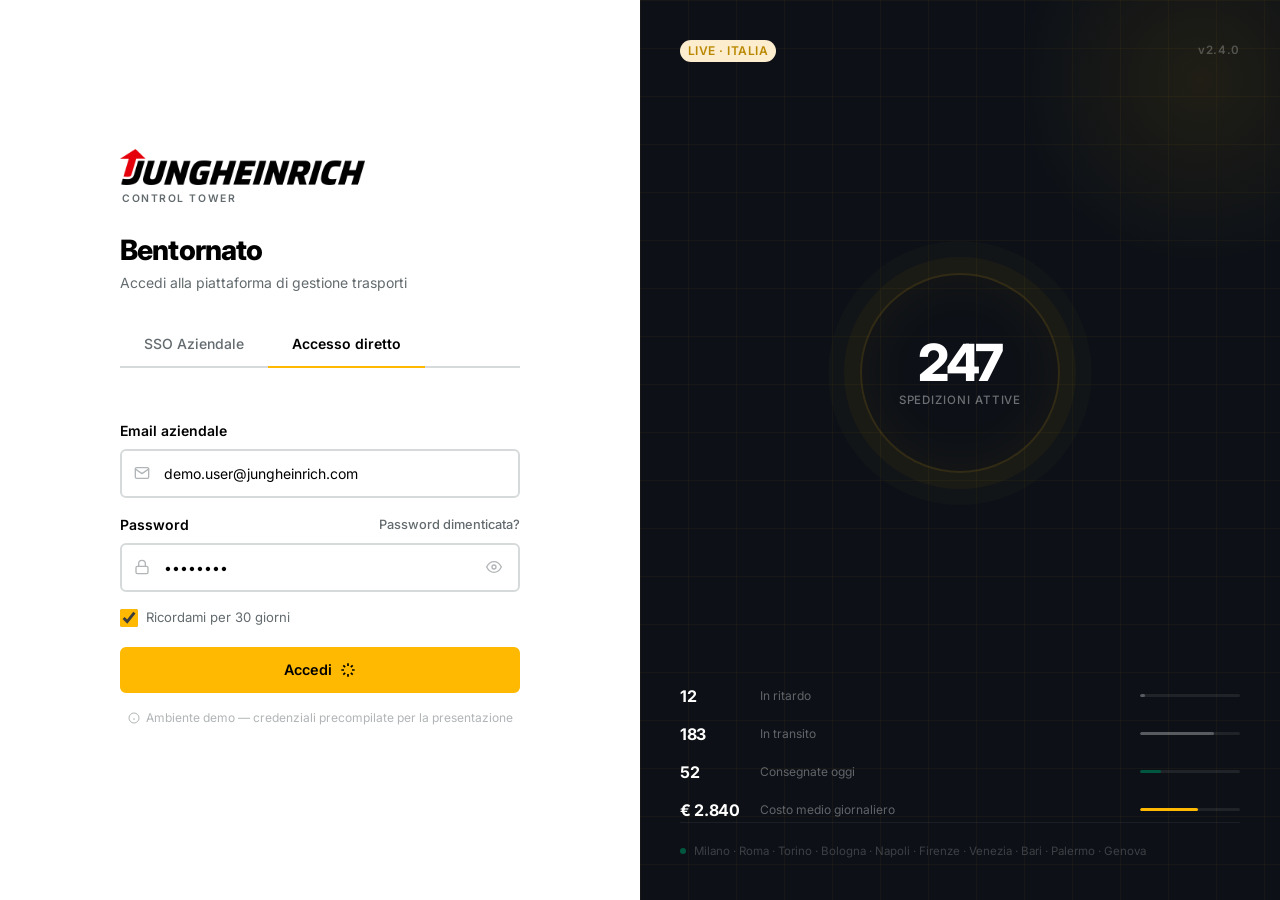
<file: login.html>
<!DOCTYPE html>
<html lang="it">
<head>
  <meta charset="UTF-8" />
  <meta name="viewport" content="width=device-width, initial-scale=1.0" />
  <title>Accedi — JH Control Tower</title>
  <link rel="preconnect" href="https://fonts.googleapis.com" />
  <link rel="preconnect" href="https://fonts.gstatic.com" crossorigin />
  <link href="https://fonts.googleapis.com/css2?family=Inter:wght@400;500;600;700;800&display=swap" rel="stylesheet" />
  <link rel="stylesheet" href="jungheinrich.css" />
  <link rel="stylesheet" href="app.css" />
</head>
<body class="login-body">

  <div class="login-split">

    <!-- ══════════════════════════════════════
         FORM PANEL
    ══════════════════════════════════════ -->
    <div class="login-split__form">
      <div class="login-form-wrap">

        <!-- Logo -->
        <a href="index.html" class="login-logo" aria-label="Torna alla home">
          <img src="logos/Jungheinrich-Logo.svg.png" alt="Jungheinrich" class="login-logo__img">
          <span class="login-logo__product">Control Tower</span>
        </a>

        <!-- Heading -->
        <div class="login-heading">
          <h1 class="login-heading__title">Bentornato</h1>
          <p class="login-heading__sub">Accedi alla piattaforma di gestione trasporti</p>
        </div>

        <!-- Tabs — usa .tabs + .tabs__tab da jungheinrich.css -->
        <div class="tabs" role="tablist" aria-label="Metodo di accesso">
          <div class="tabs__nav">
            <button
              class="tabs__tab"
              role="tab"
              aria-selected="false"
              aria-controls="panel-sso"
              id="tab-sso"
              data-tab="sso"
            >SSO Aziendale</button>
            <button
              class="tabs__tab tabs__tab--active"
              role="tab"
              aria-selected="true"
              aria-controls="panel-direct"
              id="tab-direct"
              data-tab="direct"
            >Accesso diretto</button>
          </div>
        </div>

        <!-- Panel SSO — usa .tabs__panel da jungheinrich.css -->
        <div class="tabs__panel" id="panel-sso" role="tabpanel" aria-labelledby="tab-sso" hidden>
          <div class="login-sso">
            <p class="login-sso__desc">
              Accedi con le tue credenziali Microsoft 365 aziendali. Sarai reindirizzato alla pagina di autenticazione di Microsoft.
            </p>
            <button class="btn-ms" type="button" onclick="window.location.href='dashboard.html'">
              <svg width="20" height="20" viewBox="0 0 21 21" fill="none" xmlns="http://www.w3.org/2000/svg" aria-hidden="true">
                <path d="M1 1h9v9H1z" fill="#F25022"/>
                <path d="M11 1h9v9h-9z" fill="#7FBA00"/>
                <path d="M1 11h9v9H1z" fill="#00A4EF"/>
                <path d="M11 11h9v9h-9z" fill="#FFB900"/>
              </svg>
              Continua con Microsoft
            </button>
            <div class="login-sso__note">
              <svg width="14" height="14" viewBox="0 0 24 24" fill="none" stroke="currentColor" stroke-width="2" stroke-linecap="round" stroke-linejoin="round" aria-hidden="true"><path d="M12 22s8-4 8-10V5l-8-3-8 3v7c0 6 8 10 8 10z"/></svg>
              Autenticazione sicura tramite Azure Active Directory
            </div>
          </div>
        </div>

        <!-- Panel Direct Login -->
        <div class="tabs__panel tabs__panel--active" id="panel-direct" role="tabpanel" aria-labelledby="tab-direct">
          <form class="login-form" id="loginForm" novalidate>

            <div class="form-group">
              <label class="form-label" for="email">Email aziendale</label>
              <div class="login-input-wrap">
                <svg class="login-input__icon" width="16" height="16" viewBox="0 0 24 24" fill="none" stroke="currentColor" stroke-width="2" stroke-linecap="round" stroke-linejoin="round" aria-hidden="true"><path d="M4 4h16c1.1 0 2 .9 2 2v12c0 1.1-.9 2-2 2H4c-1.1 0-2-.9-2-2V6c0-1.1.9-2 2-2z"/><polyline points="22,6 12,13 2,6"/></svg>
                <input
                  class="form-input login-input"
                  type="email"
                  id="email"
                  name="email"
                  placeholder="nome.cognome@jungheinrich.com"
                  autocomplete="email"
                  required
                  value="demo.user@jungheinrich.com"
                />
              </div>
            </div>

            <div class="form-group">
              <div class="login-pw-header">
                <label class="form-label" for="password">Password</label>
                <a href="#" class="login-forgot" tabindex="-1">Password dimenticata?</a>
              </div>
              <div class="login-input-wrap">
                <svg class="login-input__icon" width="16" height="16" viewBox="0 0 24 24" fill="none" stroke="currentColor" stroke-width="2" stroke-linecap="round" stroke-linejoin="round" aria-hidden="true"><rect x="3" y="11" width="18" height="11" rx="2" ry="2"/><path d="M7 11V7a5 5 0 0 1 10 0v4"/></svg>
                <input
                  class="form-input login-input"
                  type="password"
                  id="password"
                  name="password"
                  placeholder="••••••••••"
                  autocomplete="current-password"
                  required
                  value="demo1234"
                />
                <button type="button" class="login-pw-toggle" aria-label="Mostra password" id="pwToggle">
                  <svg width="16" height="16" viewBox="0 0 24 24" fill="none" stroke="currentColor" stroke-width="2" stroke-linecap="round" stroke-linejoin="round"><path d="M1 12s4-8 11-8 11 8 11 8-4 8-11 8-11-8-11-8z"/><circle cx="12" cy="12" r="3"/></svg>
                </button>
              </div>
            </div>

            <div class="login-options">
              <label class="form-check login-remember">
                <input class="form-check__input" type="checkbox" id="remember" checked />
                <span class="login-remember__label">Ricordami per 30 giorni</span>
              </label>
            </div>

            <button class="btn btn--primary login-submit" type="submit" id="submitBtn">
              <span class="login-submit__text">Accedi</span>
              <span class="login-submit__spinner" hidden>
                <svg class="spin" width="16" height="16" viewBox="0 0 24 24" fill="none" stroke="currentColor" stroke-width="2.5" aria-hidden="true"><path d="M12 2v4M12 18v4M4.93 4.93l2.83 2.83M16.24 16.24l2.83 2.83M2 12h4M18 12h4M4.93 19.07l2.83-2.83M16.24 7.76l2.83-2.83"/></svg>
              </span>
            </button>

            <p class="login-demo-note">
              <svg width="12" height="12" viewBox="0 0 24 24" fill="none" stroke="currentColor" stroke-width="2" aria-hidden="true"><circle cx="12" cy="12" r="10"/><path d="M12 16v-4M12 8h.01"/></svg>
              Ambiente demo — credenziali precompilate per la presentazione
            </p>

          </form>
        </div>

      </div><!-- /login-form-wrap -->
    </div><!-- /login-split__form -->

    <!-- ══════════════════════════════════════
         VISUAL PANEL
    ══════════════════════════════════════ -->
    <div class="login-split__visual" aria-hidden="true">
      <div class="login-visual">

        <!-- Background grid -->
        <div class="login-visual__grid"></div>

        <!-- Brand header -->
        <div class="login-visual__header">
          <span class="badge badge--yellow">Live · Italia</span>
          <span class="login-visual__version">v2.4.0</span>
        </div>

        <!-- Central stat showcase -->
        <div class="login-visual__center">
          <div class="login-visual__ring">
            <span class="login-visual__ring-value">247</span>
            <span class="login-visual__ring-label">spedizioni attive</span>
          </div>
        </div>

        <!-- Stats grid -->
        <div class="login-visual__stats">
          <div class="login-visual__stat">
            <span class="login-visual__stat-value">12</span>
            <span class="login-visual__stat-label">In ritardo</span>
            <span class="login-visual__stat-bar">
              <span style="width:5%"></span>
            </span>
          </div>
          <div class="login-visual__stat">
            <span class="login-visual__stat-value">183</span>
            <span class="login-visual__stat-label">In transito</span>
            <span class="login-visual__stat-bar">
              <span style="width:74%"></span>
            </span>
          </div>
          <div class="login-visual__stat">
            <span class="login-visual__stat-value">52</span>
            <span class="login-visual__stat-label">Consegnate oggi</span>
            <span class="login-visual__stat-bar login-visual__stat-bar--green">
              <span style="width:21%"></span>
            </span>
          </div>
          <div class="login-visual__stat">
            <span class="login-visual__stat-value">€ 2.840</span>
            <span class="login-visual__stat-label">Costo medio giornaliero</span>
            <span class="login-visual__stat-bar login-visual__stat-bar--yellow">
              <span style="width:58%"></span>
            </span>
          </div>
        </div>

        <!-- Cities ticker -->
        <div class="login-visual__footer">
          <div class="login-visual__ticker">
            <span class="login-visual__ticker-dot login-visual__ticker-dot--green"></span>
            <span>Milano · Roma · Torino · Bologna · Napoli · Firenze · Venezia · Bari · Palermo · Genova</span>
          </div>
        </div>

      </div>
    </div><!-- /login-split__visual -->

  </div><!-- /login-split -->

  <script>
    /* ── Tab switching — usa .tabs__tab--active + .tabs__panel--active ── */
    const tabs = document.querySelectorAll('.tabs__tab');

    function activateTab(tab) {
      tabs.forEach(t => {
        t.classList.remove('tabs__tab--active');
        t.setAttribute('aria-selected', 'false');
      });
      tab.classList.add('tabs__tab--active');
      tab.setAttribute('aria-selected', 'true');

      document.querySelectorAll('.tabs__panel').forEach(p => {
        p.hidden = true;
        p.classList.remove('tabs__panel--active');
      });
      const panel = document.getElementById('panel-' + tab.dataset.tab);
      if (panel) {
        panel.hidden = false;
        panel.classList.add('tabs__panel--active');
      }
    }

    tabs.forEach(t => t.addEventListener('click', () => activateTab(t)));

    /* ── Password toggle ───────────────────────────────────────────────── */
    const pwToggle = document.getElementById('pwToggle');
    const pwInput  = document.getElementById('password');
    pwToggle.addEventListener('click', () => {
      const shown = pwInput.type === 'text';
      pwInput.type = shown ? 'password' : 'text';
      pwToggle.setAttribute('aria-label', shown ? 'Mostra password' : 'Nascondi password');
      pwToggle.style.color = shown ? '' : 'var(--jh-yellow)';
    });

    /* ── Form submit → dashboard ───────────────────────────────────────── */
    const form       = document.getElementById('loginForm');
    const submitBtn  = document.getElementById('submitBtn');
    const submitText = submitBtn.querySelector('.login-submit__text');
    const spinner    = submitBtn.querySelector('.login-submit__spinner');

    form.addEventListener('submit', e => {
      e.preventDefault();
      submitBtn.disabled = true;
      submitText.hidden  = true;
      spinner.hidden     = false;
      setTimeout(() => { window.location.href = 'dashboard.html'; }, 1200);
    });
  </script>
</body>
</html>
</file>
<file: jungheinrich.css>
/*
 * Jungheinrich Brand CSS
 * Based on Jungheinrich Brand Design Guidelines (February 2024)
 * Control Tower Demo
 */

/* ============================================================
   1. DESIGN TOKENS — COLOR PALETTE
   ============================================================ */

:root {
  /* --- Primary --- */
  --jh-yellow:            #FFB900;   /* JH Yellow — primary brand colour */
  --jh-yellow-75:         #FFCB5F;   /* JH Yellow 75% */
  --jh-yellow-50:         #FFDD96;   /* JH Yellow 50% */
  --jh-yellow-25:         #FCEDCF;   /* JH Yellow 25% */
  --jh-yellow-dark:       #BA8800;   /* JH Yellow +25 Black */

  /* --- Secondary / Neutrals --- */
  --jh-black:             #000000;
  --jh-dark-grey:         #3C464B;
  --jh-dark-grey-80:      #636B6E;
  --jh-dark-grey-40:      #B1B5B7;
  --jh-light-grey:        #D7DADB;
  --jh-light-grey-minus:  #EAEFF1;   /* Light Grey −10 Black */
  --jh-white:             #FFFFFF;

  /* --- Accent (use sparingly as marker colours) --- */
  --jh-green:             #00573F;
  --jh-turquoise:         #009697;
  --jh-red:               #CC0000;

  /* --- Semantic aliases --- */
  --color-primary:        var(--jh-yellow);
  --color-primary-hover:  var(--jh-yellow-dark);
  --color-surface:        var(--jh-white);
  --color-surface-alt:    var(--jh-light-grey-minus);
  --color-surface-dark:   var(--jh-dark-grey);
  --color-border:         var(--jh-light-grey);
  --color-border-strong:  var(--jh-dark-grey-40);
  --color-text:           var(--jh-black);
  --color-text-secondary: var(--jh-dark-grey);
  --color-text-muted:     var(--jh-dark-grey-80);
  --color-text-on-yellow: var(--jh-black);
  --color-text-on-dark:   var(--jh-white);
  --color-success:        var(--jh-green);
  --color-info:           var(--jh-turquoise);
  --color-danger:         var(--jh-red);
  --color-warning:        var(--jh-yellow);

  /* ============================================================
     2. DESIGN TOKENS — TYPOGRAPHY
     ============================================================ */

  /* Corporate typeface: Jungheinrich uses a geometric sans-serif.
     Frutiger / Inter are the closest open alternatives. */
  --font-family-base:     'Inter', 'Frutiger', 'Segoe UI', Arial, sans-serif;
  --font-family-mono:     'JetBrains Mono', 'Consolas', monospace;

  --font-size-xs:         0.75rem;   /*  12px */
  --font-size-sm:         0.875rem;  /*  14px */
  --font-size-base:       1rem;      /*  16px */
  --font-size-md:         1.125rem;  /*  18px */
  --font-size-lg:         1.25rem;   /*  20px */
  --font-size-xl:         1.5rem;    /*  24px */
  --font-size-2xl:        2rem;      /*  32px */
  --font-size-3xl:        2.5rem;    /*  40px */
  --font-size-4xl:        3rem;      /*  48px */

  --font-weight-regular:  400;
  --font-weight-medium:   500;
  --font-weight-semibold: 600;
  --font-weight-bold:     700;

  --line-height-tight:    1.2;
  --line-height-normal:   1.5;
  --line-height-relaxed:  1.75;

  --letter-spacing-tight: -0.01em;
  --letter-spacing-normal: 0;
  --letter-spacing-wide:  0.04em;
  --letter-spacing-caps:  0.08em;

  /* ============================================================
     3. DESIGN TOKENS — SPACING & LAYOUT
     ============================================================ */

  --space-1:   0.25rem;   /*  4px */
  --space-2:   0.5rem;    /*  8px */
  --space-3:   0.75rem;   /* 12px */
  --space-4:   1rem;      /* 16px */
  --space-5:   1.25rem;   /* 20px */
  --space-6:   1.5rem;    /* 24px */
  --space-8:   2rem;      /* 32px */
  --space-10:  2.5rem;    /* 40px */
  --space-12:  3rem;      /* 48px */
  --space-16:  4rem;      /* 64px */
  --space-20:  5rem;      /* 80px */
  --space-24:  6rem;      /* 96px */

  --container-max:        1440px;
  --container-padding:    var(--space-6);

  /* ============================================================
     4. DESIGN TOKENS — BORDERS & SHADOWS
     ============================================================ */

  --radius-sm:   3px;
  --radius-md:   6px;
  --radius-lg:   10px;
  --radius-xl:   14px;
  --radius-full: 9999px;

  --border-width:       1px;
  --border-width-thick: 2px;

  --shadow-sm:  0 1px 2px rgba(0, 0, 0, 0.05), 0 1px 4px rgba(0, 0, 0, 0.06);
  --shadow-md:  0 2px 8px rgba(0, 0, 0, 0.07), 0 4px 16px rgba(0, 0, 0, 0.07);
  --shadow-lg:  0 8px 24px rgba(0, 0, 0, 0.09), 0 2px 6px rgba(0, 0, 0, 0.06);
  --shadow-xl:  0 20px 48px rgba(0, 0, 0, 0.12), 0 4px 12px rgba(0, 0, 0, 0.08);

  /* Yellow accent shadow — used on focus rings */
  --shadow-focus: 0 0 0 3px rgba(255, 185, 0, 0.45);

  /* ============================================================
     5. DESIGN TOKENS — MOTION
     ============================================================ */

  --duration-fast:    120ms;
  --duration-normal:  220ms;
  --duration-slow:    380ms;
  --ease-default:     cubic-bezier(0.4, 0, 0.2, 1);
  --ease-in:          cubic-bezier(0.4, 0, 1, 1);
  --ease-out:         cubic-bezier(0, 0, 0.2, 1);
}


/* ============================================================
   6. RESET & BASE
   ============================================================ */

*,
*::before,
*::after {
  box-sizing: border-box;
  margin: 0;
  padding: 0;
}

html {
  font-size: 16px;
  scroll-behavior: smooth;
  -webkit-text-size-adjust: 100%;
}

body {
  font-family: var(--font-family-base);
  font-size: var(--font-size-base);
  font-weight: var(--font-weight-regular);
  line-height: var(--line-height-normal);
  color: var(--color-text);
  background-color: var(--color-surface);
  -webkit-font-smoothing: antialiased;
  -moz-osx-font-smoothing: grayscale;
}

img,
svg,
video {
  display: block;
  max-width: 100%;
}

a {
  color: inherit;
  text-decoration: none;
}

ul,
ol {
  list-style: none;
}

button,
input,
select,
textarea {
  font: inherit;
}

/* ============================================================
   7. TYPOGRAPHY
   ============================================================ */

h1, h2, h3, h4, h5, h6 {
  font-weight: var(--font-weight-bold);
  line-height: var(--line-height-tight);
  letter-spacing: var(--letter-spacing-tight);
  color: var(--color-text);
}

h1 { font-size: var(--font-size-4xl); }
h2 { font-size: var(--font-size-3xl); }
h3 { font-size: var(--font-size-2xl); }
h4 { font-size: var(--font-size-xl); }
h5 { font-size: var(--font-size-lg); }
h6 { font-size: var(--font-size-md); }

/* Headlines with JH Yellow accent — brand signature style */
.headline-accent {
  color: var(--jh-yellow);
}

.headline-underline {
  position: relative;
  display: inline-block;
  padding-bottom: var(--space-2);
}

.headline-underline::after {
  content: '';
  position: absolute;
  left: 0;
  bottom: 0;
  width: 100%;
  height: 3px;
  background-color: var(--jh-yellow);
}

p {
  line-height: var(--line-height-normal);
  color: var(--color-text-secondary);
}

.text-xs     { font-size: var(--font-size-xs); }
.text-sm     { font-size: var(--font-size-sm); }
.text-base   { font-size: var(--font-size-base); }
.text-md     { font-size: var(--font-size-md); }
.text-lg     { font-size: var(--font-size-lg); }
.text-xl     { font-size: var(--font-size-xl); }
.text-2xl    { font-size: var(--font-size-2xl); }

.text-bold      { font-weight: var(--font-weight-bold); }
.text-semibold  { font-weight: var(--font-weight-semibold); }
.text-medium    { font-weight: var(--font-weight-medium); }
.text-regular   { font-weight: var(--font-weight-regular); }

.text-muted     { color: var(--color-text-muted); }
.text-secondary { color: var(--color-text-secondary); }
.text-primary   { color: var(--jh-yellow); }
.text-danger    { color: var(--jh-red); }
.text-success   { color: var(--jh-green); }
.text-info      { color: var(--jh-turquoise); }

.text-uppercase {
  text-transform: uppercase;
  letter-spacing: var(--letter-spacing-caps);
}

/* Label / overline */
.label {
  font-size: 0.68rem;
  font-weight: var(--font-weight-semibold);
  text-transform: uppercase;
  letter-spacing: 0.09em;
  color: var(--color-text-muted);
}


/* ============================================================
   8. LAYOUT
   ============================================================ */

.container {
  width: 100%;
  max-width: var(--container-max);
  margin-inline: auto;
  padding-inline: var(--container-padding);
}

.container--narrow {
  max-width: 960px;
}

.container--wide {
  max-width: 1600px;
}

/* Grid */
.grid {
  display: grid;
  gap: var(--space-6);
}

.grid--2 { grid-template-columns: repeat(2, 1fr); }
.grid--3 { grid-template-columns: repeat(3, 1fr); }
.grid--4 { grid-template-columns: repeat(4, 1fr); }
.grid--auto { grid-template-columns: repeat(auto-fill, minmax(280px, 1fr)); }

/* Flex helpers */
.flex        { display: flex; }
.flex-center { display: flex; align-items: center; justify-content: center; }
.flex-between{ display: flex; align-items: center; justify-content: space-between; }
.flex-gap-2  { gap: var(--space-2); }
.flex-gap-4  { gap: var(--space-4); }
.flex-gap-6  { gap: var(--space-6); }

@media (max-width: 1024px) {
  .grid--4 { grid-template-columns: repeat(2, 1fr); }
}

@media (max-width: 768px) {
  .grid--2,
  .grid--3,
  .grid--4 { grid-template-columns: 1fr; }
}


/* ============================================================
   9. NAVIGATION
   ============================================================ */

.navbar {
  display: flex;
  align-items: center;
  justify-content: space-between;
  height: 64px;
  padding-inline: var(--container-padding);
  background-color: var(--jh-black);
  color: var(--jh-white);
  position: sticky;
  top: 0;
  z-index: 100;
}

.navbar__logo {
  display: flex;
  align-items: center;
  gap: var(--space-3);
  font-weight: var(--font-weight-bold);
  font-size: var(--font-size-lg);
  color: var(--jh-white);
}

/* Yellow bar below navbar — signature JH brand stripe */
.navbar::after {
  content: '';
  position: absolute;
  bottom: 0;
  left: 0;
  width: 100%;
  height: 3px;
  background-color: var(--jh-yellow);
}

.navbar__nav {
  display: flex;
  align-items: center;
  gap: var(--space-1);
}

.navbar__link {
  padding: var(--space-2) var(--space-4);
  border-radius: var(--radius-md);
  font-size: var(--font-size-sm);
  font-weight: var(--font-weight-medium);
  color: var(--jh-light-grey);
  transition: color var(--duration-normal) var(--ease-default),
              background-color var(--duration-normal) var(--ease-default);
}

.navbar__link:hover {
  color: var(--jh-white);
  background-color: rgba(255, 255, 255, 0.08);
}

.navbar__link--active {
  color: var(--jh-yellow);
  background-color: rgba(255, 185, 0, 0.12);
}

/* Sidebar */
.sidebar {
  width: 240px;
  min-height: 100vh;
  background-color: #1C2127;
  padding: var(--space-5) 0;
  display: flex;
  flex-direction: column;
  gap: 2px;
}

.sidebar__item {
  display: flex;
  align-items: center;
  gap: var(--space-3);
  padding: 9px var(--space-5);
  margin: 0 var(--space-2);
  font-size: var(--font-size-sm);
  font-weight: var(--font-weight-medium);
  color: rgba(255, 255, 255, 0.55);
  cursor: pointer;
  border-radius: var(--radius-md);
  transition: color var(--duration-normal) var(--ease-default),
              background-color var(--duration-normal) var(--ease-default);
  border-left: 2px solid transparent;
  text-decoration: none;
}

.sidebar__item:hover {
  color: var(--jh-white);
  background-color: rgba(255, 255, 255, 0.07);
}

.sidebar__item--active {
  color: var(--jh-white);
  border-left-color: var(--jh-yellow);
  background-color: rgba(255, 185, 0, 0.12);
  font-weight: var(--font-weight-semibold);
}

.sidebar__section-title {
  padding: var(--space-4) var(--space-5) var(--space-1);
  font-size: 0.65rem;
  font-weight: var(--font-weight-semibold);
  text-transform: uppercase;
  letter-spacing: 0.1em;
  color: rgba(255, 255, 255, 0.25);
}


/* ============================================================
   10. CARDS
   ============================================================ */

.card {
  background-color: var(--color-surface);
  border: 1px solid rgba(0, 0, 0, 0.06);
  border-radius: var(--radius-lg);
  padding: var(--space-6);
  box-shadow: var(--shadow-sm);
  transition: box-shadow var(--duration-normal) var(--ease-default),
              transform var(--duration-normal) var(--ease-default);
}

.card:hover {
  box-shadow: var(--shadow-md);
}

.card--dark {
  background-color: var(--jh-dark-grey);
  border-color: transparent;
  color: var(--jh-white);
}

.card--yellow {
  background-color: var(--jh-yellow);
  border-color: transparent;
  color: var(--jh-black);
}

.card--surface {
  background-color: var(--color-surface-alt);
  border-color: transparent;
}

.card__header {
  display: flex;
  align-items: flex-start;
  justify-content: space-between;
  margin-bottom: var(--space-4);
}

.card__title {
  font-size: var(--font-size-md);
  font-weight: var(--font-weight-semibold);
  color: inherit;
}

.card__subtitle {
  font-size: var(--font-size-sm);
  color: var(--color-text-muted);
  margin-top: var(--space-1);
}

.card__body {
  display: flex;
  flex-direction: column;
  gap: var(--space-3);
}

.card__footer {
  display: flex;
  align-items: center;
  justify-content: space-between;
  margin-top: var(--space-4);
  padding-top: var(--space-4);
  border-top: var(--border-width) solid var(--color-border);
}

/* KPI / Metric card */
.card--kpi {
  position: relative;
  overflow: hidden;
}

.card--kpi::before {
  content: '';
  position: absolute;
  top: 0;
  left: 0;
  width: 4px;
  height: 100%;
  background-color: var(--jh-yellow);
}

.kpi__value {
  font-size: 2.4rem;
  font-weight: 800;
  line-height: 1;
  color: var(--color-text);
  letter-spacing: -0.03em;
}

.kpi__unit {
  font-size: var(--font-size-lg);
  font-weight: var(--font-weight-medium);
  color: var(--color-text-muted);
  margin-left: var(--space-1);
}

.kpi__delta {
  display: inline-flex;
  align-items: center;
  gap: var(--space-1);
  font-size: var(--font-size-sm);
  font-weight: var(--font-weight-semibold);
  margin-top: var(--space-2);
}

.kpi__delta--up   { color: var(--jh-green); }
.kpi__delta--down { color: var(--jh-red); }


/* ============================================================
   11. BUTTONS
   ============================================================ */

.btn {
  display: inline-flex;
  align-items: center;
  justify-content: center;
  gap: var(--space-2);
  padding: var(--space-3) var(--space-6);
  border: var(--border-width-thick) solid transparent;
  border-radius: var(--radius-md);
  font-size: var(--font-size-sm);
  font-weight: var(--font-weight-semibold);
  line-height: 1;
  cursor: pointer;
  text-decoration: none;
  white-space: nowrap;
  transition: background-color var(--duration-normal) var(--ease-default),
              border-color var(--duration-normal) var(--ease-default),
              color var(--duration-normal) var(--ease-default),
              box-shadow var(--duration-normal) var(--ease-default);
}

.btn:focus-visible {
  outline: none;
  box-shadow: var(--shadow-focus);
}

.btn:disabled {
  opacity: 0.45;
  cursor: not-allowed;
  pointer-events: none;
}

/* Primary — JH Yellow */
.btn--primary {
  background-color: var(--jh-yellow);
  border-color: var(--jh-yellow);
  color: var(--jh-black);
}

.btn--primary:hover {
  background-color: var(--jh-yellow-dark);
  border-color: var(--jh-yellow-dark);
}

/* Secondary — dark outlined */
.btn--secondary {
  background-color: transparent;
  border-color: var(--jh-dark-grey);
  color: var(--jh-dark-grey);
}

.btn--secondary:hover {
  background-color: var(--jh-dark-grey);
  color: var(--jh-white);
}

/* Ghost */
.btn--ghost {
  background-color: transparent;
  border-color: var(--jh-light-grey);
  color: var(--color-text-secondary);
}

.btn--ghost:hover {
  background-color: var(--color-surface-alt);
  border-color: var(--jh-dark-grey-40);
  color: var(--color-text);
}

/* Danger */
.btn--danger {
  background-color: var(--jh-red);
  border-color: var(--jh-red);
  color: var(--jh-white);
}

.btn--danger:hover {
  background-color: #a80000;
  border-color: #a80000;
}

/* Sizes */
.btn--sm {
  padding: var(--space-2) var(--space-4);
  font-size: var(--font-size-xs);
}

.btn--lg {
  padding: var(--space-4) var(--space-8);
  font-size: var(--font-size-md);
}

.btn--icon {
  padding: var(--space-3);
  aspect-ratio: 1;
}


/* ============================================================
   12. BADGES & STATUS INDICATORS
   ============================================================ */

.badge {
  display: inline-flex;
  align-items: center;
  gap: var(--space-1);
  padding: 2px var(--space-2);
  border-radius: var(--radius-full);
  font-size: var(--font-size-xs);
  font-weight: var(--font-weight-semibold);
  text-transform: uppercase;
  letter-spacing: var(--letter-spacing-wide);
  white-space: nowrap;
}

.badge--yellow  { background-color: var(--jh-yellow-25);  color: var(--jh-yellow-dark); }
.badge--green   { background-color: rgba(0,87,63,0.12);   color: var(--jh-green); }
.badge--red     { background-color: rgba(204,0,0,0.10);   color: var(--jh-red); }
.badge--blue    { background-color: rgba(0,150,151,0.12); color: var(--jh-turquoise); }
.badge--grey    { background-color: var(--jh-light-grey); color: var(--jh-dark-grey); }
.badge--dark    { background-color: var(--jh-dark-grey);  color: var(--jh-white); }

/* Status dot */
.status {
  display: inline-flex;
  align-items: center;
  gap: var(--space-2);
  font-size: var(--font-size-sm);
  font-weight: var(--font-weight-medium);
}

.status::before {
  content: '';
  width: 8px;
  height: 8px;
  border-radius: 50%;
  flex-shrink: 0;
}

.status--online::before  { background-color: var(--jh-green); }
.status--warning::before {
  background-color: var(--jh-yellow);
  box-shadow: 0 0 0 3px var(--jh-yellow-25);
  animation: pulse 1.6s infinite;
}
.status--error::before   { background-color: var(--jh-red); }
.status--idle::before    { background-color: var(--jh-dark-grey-40); }

@keyframes pulse {
  0%, 100% { box-shadow: 0 0 0 0 rgba(255,185,0,0.5); }
  50%       { box-shadow: 0 0 0 5px rgba(255,185,0,0); }
}


/* ============================================================
   13. TABLE
   ============================================================ */

.table-wrapper {
  width: 100%;
  overflow-x: auto;
  border: var(--border-width) solid var(--color-border);
  border-radius: var(--radius-lg);
}

.table {
  width: 100%;
  border-collapse: collapse;
  font-size: var(--font-size-sm);
}

.table thead {
  background-color: #1C2127;
  color: var(--jh-white);
}

.table th {
  padding: 11px var(--space-4);
  text-align: left;
  font-weight: var(--font-weight-semibold);
  font-size: 0.68rem;
  text-transform: uppercase;
  letter-spacing: 0.09em;
  white-space: nowrap;
  color: rgba(255,255,255,0.6);
}

/* Yellow accent on sorted column header */
.table th[aria-sort] {
  color: var(--jh-yellow);
}

.table td {
  padding: 12px var(--space-4);
  border-bottom: 1px solid rgba(0,0,0,0.05);
  color: var(--color-text-secondary);
  vertical-align: middle;
}

.table tbody tr:last-child td {
  border-bottom: none;
}

.table tbody tr:hover td {
  background-color: rgba(255, 185, 0, 0.04);
}

/* Striped */
.table--striped tbody tr:nth-child(even) td {
  background-color: var(--jh-light-grey-minus);
}

.table--striped tbody tr:nth-child(even):hover td {
  background-color: var(--jh-yellow-25);
}


/* ============================================================
   14. FORM ELEMENTS
   ============================================================ */

.form-group {
  display: flex;
  flex-direction: column;
  gap: var(--space-2);
}

.form-label {
  font-size: var(--font-size-sm);
  font-weight: var(--font-weight-semibold);
  color: var(--color-text);
}

.form-input,
.form-select,
.form-textarea {
  width: 100%;
  padding: var(--space-3) var(--space-4);
  background-color: var(--color-surface);
  border: var(--border-width-thick) solid var(--color-border);
  border-radius: var(--radius-md);
  font-size: var(--font-size-sm);
  color: var(--color-text);
  transition: border-color var(--duration-normal) var(--ease-default),
              box-shadow var(--duration-normal) var(--ease-default);
  outline: none;
}

.form-input:hover,
.form-select:hover,
.form-textarea:hover {
  border-color: var(--jh-dark-grey-40);
}

.form-input:focus,
.form-select:focus,
.form-textarea:focus {
  border-color: var(--jh-yellow);
  box-shadow: var(--shadow-focus);
}

.form-input::placeholder {
  color: var(--jh-dark-grey-40);
}

.form-hint {
  font-size: var(--font-size-xs);
  color: var(--color-text-muted);
}

.form-error {
  font-size: var(--font-size-xs);
  color: var(--jh-red);
  font-weight: var(--font-weight-medium);
}

.form-input--error {
  border-color: var(--jh-red);
}

.form-input--error:focus {
  box-shadow: 0 0 0 3px rgba(204, 0, 0, 0.2);
}

/* Checkbox & Radio */
.form-check {
  display: flex;
  align-items: center;
  gap: var(--space-2);
  cursor: pointer;
}

.form-check__input {
  width: 18px;
  height: 18px;
  accent-color: var(--jh-yellow);
  cursor: pointer;
}


/* ============================================================
   15. PROGRESS & CHARTS
   ============================================================ */

.progress {
  width: 100%;
  height: 8px;
  background-color: var(--jh-light-grey);
  border-radius: var(--radius-full);
  overflow: hidden;
}

.progress__bar {
  height: 100%;
  border-radius: var(--radius-full);
  background-color: var(--jh-yellow);
  transition: width var(--duration-slow) var(--ease-out);
}

.progress__bar--green    { background-color: var(--jh-green); }
.progress__bar--red      { background-color: var(--jh-red); }
.progress__bar--turquoise{ background-color: var(--jh-turquoise); }

/* Gauge / Donut placeholder wrapper */
.gauge-wrapper {
  position: relative;
  display: inline-flex;
  align-items: center;
  justify-content: center;
}

.gauge-label {
  position: absolute;
  text-align: center;
  font-weight: var(--font-weight-bold);
  font-size: var(--font-size-xl);
  color: var(--color-text);
}


/* ============================================================
   16. ALERTS & NOTIFICATIONS
   ============================================================ */

.alert {
  display: flex;
  align-items: flex-start;
  gap: var(--space-3);
  padding: var(--space-4) var(--space-5);
  border-radius: var(--radius-lg);
  border-left: 4px solid;
  font-size: var(--font-size-sm);
}

.alert__icon {
  flex-shrink: 0;
  margin-top: 1px;
}

.alert__body {
  display: flex;
  flex-direction: column;
  gap: var(--space-1);
}

.alert__title {
  font-weight: var(--font-weight-semibold);
}

.alert--info {
  background-color: rgba(0,150,151,0.08);
  border-color: var(--jh-turquoise);
  color: var(--jh-dark-grey);
}

.alert--success {
  background-color: rgba(0,87,63,0.08);
  border-color: var(--jh-green);
  color: var(--jh-dark-grey);
}

.alert--warning {
  background-color: var(--jh-yellow-25);
  border-color: var(--jh-yellow);
  color: var(--jh-dark-grey);
}

.alert--danger {
  background-color: rgba(204,0,0,0.08);
  border-color: var(--jh-red);
  color: var(--jh-dark-grey);
}


/* ============================================================
   17. TABS
   ============================================================ */

.tabs {
  display: flex;
  flex-direction: column;
  gap: 0;
}

.tabs__nav {
  display: flex;
  gap: 0;
  border-bottom: 2px solid var(--color-border);
}

.tabs__tab {
  padding: var(--space-3) var(--space-6);
  font-size: var(--font-size-sm);
  font-weight: var(--font-weight-medium);
  color: var(--color-text-muted);
  cursor: pointer;
  border: none;
  background: none;
  position: relative;
  transition: color var(--duration-normal) var(--ease-default);
}

.tabs__tab::after {
  content: '';
  position: absolute;
  bottom: -2px;
  left: 0;
  width: 100%;
  height: 2px;
  background-color: var(--jh-yellow);
  transform: scaleX(0);
  transition: transform var(--duration-normal) var(--ease-default);
}

.tabs__tab:hover {
  color: var(--color-text);
}

.tabs__tab--active {
  color: var(--color-text);
  font-weight: var(--font-weight-semibold);
}

.tabs__tab--active::after {
  transform: scaleX(1);
}

.tabs__panel {
  padding: var(--space-6) 0;
  display: none;
}

.tabs__panel--active {
  display: block;
}


/* ============================================================
   18. MAP / LOCATION WIDGETS
   ============================================================ */

.map-container {
  width: 100%;
  aspect-ratio: 16/9;
  border-radius: var(--radius-lg);
  overflow: hidden;
  background-color: var(--jh-light-grey-minus);
  border: var(--border-width) solid var(--color-border);
  position: relative;
}

.map-overlay {
  position: absolute;
  top: var(--space-4);
  right: var(--space-4);
  display: flex;
  flex-direction: column;
  gap: var(--space-2);
}

.map-marker {
  width: 32px;
  height: 32px;
  border-radius: 50% 50% 50% 0;
  transform: rotate(-45deg);
  display: flex;
  align-items: center;
  justify-content: center;
}

.map-marker--yellow { background-color: var(--jh-yellow); }
.map-marker--dark   { background-color: var(--jh-dark-grey); }
.map-marker--green  { background-color: var(--jh-green); }
.map-marker--red    { background-color: var(--jh-red); }


/* ============================================================
   19. UTILITY CLASSES
   ============================================================ */

/* Spacing */
.mt-2 { margin-top: var(--space-2); }
.mt-4 { margin-top: var(--space-4); }
.mt-6 { margin-top: var(--space-6); }
.mt-8 { margin-top: var(--space-8); }
.mb-2 { margin-bottom: var(--space-2); }
.mb-4 { margin-bottom: var(--space-4); }
.mb-6 { margin-bottom: var(--space-6); }
.mb-8 { margin-bottom: var(--space-8); }

.p-4  { padding: var(--space-4); }
.p-6  { padding: var(--space-6); }
.p-8  { padding: var(--space-8); }

/* Backgrounds */
.bg-yellow     { background-color: var(--jh-yellow); }
.bg-yellow-25  { background-color: var(--jh-yellow-25); }
.bg-dark       { background-color: var(--jh-black); }
.bg-dark-grey  { background-color: var(--jh-dark-grey); }
.bg-light-grey { background-color: var(--jh-light-grey-minus); }
.bg-surface    { background-color: var(--color-surface); }

/* Borders */
.border         { border: var(--border-width) solid var(--color-border); }
.border-yellow  { border-color: var(--jh-yellow) !important; }
.rounded        { border-radius: var(--radius-md); }
.rounded-lg     { border-radius: var(--radius-lg); }
.rounded-full   { border-radius: var(--radius-full); }

/* Display */
.hidden { display: none; }
.sr-only {
  position: absolute;
  width: 1px; height: 1px;
  padding: 0; margin: -1px;
  overflow: hidden;
  clip: rect(0,0,0,0);
  white-space: nowrap;
  border-width: 0;
}

/* Divider */
.divider {
  width: 100%;
  height: var(--border-width);
  background-color: var(--color-border);
}

.divider--yellow {
  height: 3px;
  background-color: var(--jh-yellow);
}

/* Scrollbar styling */
::-webkit-scrollbar        { width: 6px; height: 6px; }
::-webkit-scrollbar-track  { background: var(--color-surface-alt); }
::-webkit-scrollbar-thumb  { background: var(--jh-dark-grey-40); border-radius: var(--radius-full); }
::-webkit-scrollbar-thumb:hover { background: var(--jh-dark-grey-80); }


/* ============================================================
   20. PAGE LAYOUT — CONTROL TOWER SHELL
   ============================================================ */

.app-shell {
  display: flex;
  min-height: 100vh;
  flex-direction: column;
}

.app-body {
  display: flex;
  flex: 1;
  overflow: hidden;
}

.main-content {
  flex: 1;
  overflow-y: auto;
  padding: var(--space-8);
  background-color: var(--color-surface-alt);
}

.page-header {
  display: flex;
  align-items: flex-start;
  justify-content: space-between;
  flex-wrap: wrap;
  gap: var(--space-4);
  margin-bottom: var(--space-8);
  padding-bottom: var(--space-6);
  border-bottom: var(--border-width) solid var(--color-border);
}

.page-title {
  font-size: var(--font-size-2xl);
  font-weight: var(--font-weight-bold);
  letter-spacing: var(--letter-spacing-tight);
  color: var(--color-text);
  position: relative;
  padding-left: var(--space-4);
}

/* Vertical yellow bar beside page title */
.page-title::before {
  content: '';
  position: absolute;
  left: 0;
  top: 0;
  height: 100%;
  width: 4px;
  background-color: var(--jh-yellow);
  border-radius: var(--radius-full);
}

.page-actions {
  display: flex;
  align-items: center;
  gap: var(--space-3);
  flex-wrap: wrap;
}

/* Section */
.section {
  margin-bottom: var(--space-8);
}

.section__header {
  display: flex;
  align-items: center;
  justify-content: space-between;
  margin-bottom: var(--space-5);
}

.section__title {
  font-size: var(--font-size-lg);
  font-weight: var(--font-weight-semibold);
  color: var(--color-text);
}
</file>
<file: landing.css>
/*
 * Jungheinrich Control Tower — Landing Page Styles
 * Aesthetic: Industrial Precision — dark hero, clean sections, yellow focus
 */

/* ─── Import base font ─────────────────────────────────────────────────────── */
@import url('https://fonts.googleapis.com/css2?family=Inter:wght@400;500;600;700;800&display=swap');

/* ─── Body override for landing ─────────────────────────────────────────────── */
.landing-body {
  background: #fff;
  overflow-x: hidden;
}

/* ════════════════════════════════════════════════════════════════════════════
   TOPBAR
════════════════════════════════════════════════════════════════════════════ */
.lp-topbar {
  position: fixed;
  top: 0; left: 0; right: 0;
  z-index: 200;
  height: 68px;
  display: flex;
  align-items: center;
  background: transparent;
  transition: background 0.3s ease, box-shadow 0.3s ease;
}

.lp-topbar--scrolled {
  background: rgba(0, 0, 0, 0.92);
  backdrop-filter: blur(12px);
  -webkit-backdrop-filter: blur(12px);
  box-shadow: 0 1px 0 rgba(255,185,0,0.3);
}

.lp-topbar .container {
  display: flex;
  align-items: center;
  justify-content: space-between;
  width: 100%;
}

.lp-topbar__logo {
  display: flex;
  align-items: center;
  gap: 12px;
  text-decoration: none;
}

.lp-topbar__logo-img {
  height: 28px;
  width: auto;
  object-fit: contain;
  display: block;
  /* logo on white bg: visible pill on dark topbar */
  background: #fff;
  border-radius: 3px;
  padding: 3px 8px;
}

.lp-topbar__brand-product {
  font-size: 0.65rem;
  font-weight: 600;
  color: var(--jh-yellow);
  text-transform: uppercase;
  letter-spacing: 0.15em;
  background: rgba(255,185,0,0.12);
  border: 1px solid rgba(255,185,0,0.3);
  border-radius: 20px;
  padding: 2px 8px;
  white-space: nowrap;
}

.lp-topbar__nav {
  display: flex;
  align-items: center;
  gap: 4px;
}

.lp-topbar__link {
  padding: 8px 16px;
  font-size: 0.875rem;
  font-weight: 500;
  color: rgba(255,255,255,0.75);
  text-decoration: none;
  border-radius: 6px;
  transition: color 0.2s, background 0.2s;
}

.lp-topbar__link:hover {
  color: #fff;
  background: rgba(255,255,255,0.08);
}

.lp-topbar__burger {
  display: none;
  flex-direction: column;
  gap: 5px;
  background: none;
  border: none;
  cursor: pointer;
  padding: 8px;
}

.lp-topbar__burger span {
  display: block;
  width: 24px;
  height: 2px;
  background: #fff;
  border-radius: 2px;
  transition: 0.2s;
}

/* ════════════════════════════════════════════════════════════════════════════
   HERO
════════════════════════════════════════════════════════════════════════════ */
.lp-hero {
  min-height: 100vh;
  background: #0d1117;
  background-image:
    radial-gradient(ellipse 80% 60% at 70% 50%, rgba(255,185,0,0.06) 0%, transparent 60%),
    linear-gradient(180deg, #0d1117 0%, #111820 100%);
  display: flex;
  align-items: center;
  padding-top: 68px;
  overflow: hidden;
}

.lp-hero .container {
  display: grid;
  grid-template-columns: 1fr 1fr;
  gap: 80px;
  align-items: center;
  padding-top: 60px;
  padding-bottom: 80px;
}

.lp-hero__content {
  display: flex;
  flex-direction: column;
  gap: 28px;
}

.lp-hero__tag {
  display: flex;
  align-items: center;
  gap: 12px;
}

.lp-hero__tag-text {
  font-size: 0.8rem;
  color: rgba(255,255,255,0.45);
  font-weight: 500;
}

.lp-hero__title {
  font-size: clamp(2.4rem, 5vw, 3.6rem);
  font-weight: 800;
  line-height: 1.1;
  letter-spacing: -0.03em;
  color: #fff;
  margin: 0;
}

.lp-hero__title-accent {
  color: var(--jh-yellow);
  position: relative;
  display: inline-block;
}

.lp-hero__subtitle {
  font-size: 1.05rem;
  line-height: 1.7;
  color: rgba(255,255,255,0.55);
  max-width: 500px;
  margin: 0;
}

.lp-hero__actions {
  display: flex;
  align-items: center;
  gap: 12px;
  flex-wrap: wrap;
}

.lp-hero__link-demo {
  border-color: rgba(255,255,255,0.2) !important;
  color: rgba(255,255,255,0.75) !important;
}

.lp-hero__link-demo:hover {
  border-color: rgba(255,255,255,0.5) !important;
  background: rgba(255,255,255,0.06) !important;
  color: #fff !important;
}

.lp-hero__stats {
  display: flex;
  align-items: center;
  gap: 0;
  padding-top: 8px;
  border-top: 1px solid rgba(255,255,255,0.08);
  margin-top: 4px;
}

.lp-hero__stat {
  display: flex;
  flex-direction: column;
  gap: 4px;
  padding: 16px 32px 16px 0;
}

.lp-hero__stat:first-child {
  padding-left: 0;
}

.lp-hero__stat-value {
  font-size: 1.8rem;
  font-weight: 800;
  color: #fff;
  line-height: 1;
  letter-spacing: -0.03em;
}

.lp-hero__stat-unit {
  font-size: 1.1rem;
  font-weight: 600;
  color: var(--jh-yellow);
}

.lp-hero__stat-label {
  font-size: 0.75rem;
  color: rgba(255,255,255,0.4);
  font-weight: 500;
  text-transform: uppercase;
  letter-spacing: 0.06em;
}

.lp-hero__stat-divider {
  width: 1px;
  height: 40px;
  background: rgba(255,255,255,0.1);
  margin-right: 32px;
  flex-shrink: 0;
}

/* ─── Map Visual ──────────────────────────────────────────────────────────── */
.lp-hero__visual {
  display: flex;
  align-items: center;
  justify-content: center;
}

.lp-map-preview {
  width: 100%;
  max-width: 480px;
  aspect-ratio: 4/5;
  position: relative;
  border-radius: 16px;
  overflow: hidden;
  border: 1px solid rgba(255,185,0,0.15);
  box-shadow:
    0 0 0 1px rgba(255,255,255,0.04),
    0 40px 80px rgba(0,0,0,0.5),
    inset 0 1px 0 rgba(255,255,255,0.06);
}

.lp-map-preview__bg {
  position: absolute;
  inset: 0;
  background:
    radial-gradient(ellipse 60% 50% at 40% 40%, rgba(60,70,75,0.8) 0%, #1a2028 100%);
}

.lp-map-preview__grid {
  position: absolute;
  inset: 0;
  background-image:
    linear-gradient(rgba(255,185,0,0.04) 1px, transparent 1px),
    linear-gradient(90deg, rgba(255,185,0,0.04) 1px, transparent 1px);
  background-size: 40px 40px;
}

/* Simulated route lines */
.lp-map-preview::before {
  content: '';
  position: absolute;
  inset: 0;
  background:
    /* Vertical route north-south */
    linear-gradient(180deg, transparent 25%, rgba(255,185,0,0.2) 28%, rgba(255,185,0,0.2) 29%, transparent 30%),
    /* Diagonal routes */
    repeating-linear-gradient(
      -30deg,
      transparent,
      transparent 60px,
      rgba(0,150,151,0.06) 60px,
      rgba(0,150,151,0.06) 61px
    );
  z-index: 1;
}

.lp-map-pin {
  position: absolute;
  z-index: 3;
  display: flex;
  flex-direction: column;
  align-items: center;
  gap: 4px;
  transform: translateX(-50%);
}

.lp-map-pin__dot {
  display: block;
  width: 10px;
  height: 10px;
  border-radius: 50%;
  background: var(--jh-dark-grey-40);
  border: 2px solid rgba(255,255,255,0.3);
  position: relative;
}

.lp-map-pin--active .lp-map-pin__dot {
  background: var(--jh-yellow);
  border-color: rgba(255,185,0,0.3);
  box-shadow: 0 0 0 4px rgba(255,185,0,0.2);
  animation: map-pulse 2s ease-in-out infinite;
}

.lp-map-pin--warning .lp-map-pin__dot {
  background: var(--jh-turquoise);
  border-color: rgba(0,150,151,0.4);
  box-shadow: 0 0 0 4px rgba(0,150,151,0.2);
}

.lp-map-pin--alert .lp-map-pin__dot {
  background: var(--jh-red);
  border-color: rgba(204,0,0,0.4);
  box-shadow: 0 0 0 4px rgba(204,0,0,0.2);
  animation: map-pulse 1.2s ease-in-out infinite;
}

.lp-map-pin__label {
  font-size: 0.65rem;
  font-weight: 600;
  color: rgba(255,255,255,0.7);
  background: rgba(0,0,0,0.5);
  padding: 2px 6px;
  border-radius: 4px;
  white-space: nowrap;
  backdrop-filter: blur(4px);
}

@keyframes map-pulse {
  0%, 100% { box-shadow: 0 0 0 0 rgba(255,185,0,0.4); }
  50% { box-shadow: 0 0 0 8px rgba(255,185,0,0); }
}

/* Floating info card */
.lp-map-card {
  position: absolute;
  bottom: 20px;
  left: 16px;
  right: 16px;
  z-index: 10;
  background: rgba(13, 17, 23, 0.85);
  backdrop-filter: blur(16px);
  -webkit-backdrop-filter: blur(16px);
  border: 1px solid rgba(255,185,0,0.2);
  border-radius: 10px;
  padding: 14px 16px;
  display: flex;
  flex-direction: column;
  gap: 10px;
}

.lp-map-card__header {
  display: flex;
  align-items: center;
  justify-content: space-between;
}

.lp-map-card__kpi {
  display: flex;
  align-items: baseline;
  gap: 8px;
}

.lp-map-card__value {
  font-size: 1.4rem;
  font-weight: 800;
  color: #fff;
  letter-spacing: -0.02em;
  line-height: 1;
}

.lp-map-card__label {
  font-size: 0.75rem;
  color: rgba(255,255,255,0.45);
  font-weight: 500;
}

/* ════════════════════════════════════════════════════════════════════════════
   PARTNERS BAR
════════════════════════════════════════════════════════════════════════════ */
.lp-partners {
  background: var(--jh-light-grey-minus);
  border-top: 1px solid var(--jh-light-grey);
  border-bottom: 1px solid var(--jh-light-grey);
  padding: 28px 0;
}

.lp-partners .container {
  display: flex;
  flex-direction: column;
  align-items: center;
  gap: 16px;
}

.lp-partners__label {
  font-size: 0.75rem;
  font-weight: 600;
  text-transform: uppercase;
  letter-spacing: 0.1em;
  color: var(--jh-dark-grey-80);
  margin: 0;
}

.lp-partners__logos {
  display: flex;
  align-items: center;
  gap: 8px;
  flex-wrap: wrap;
  justify-content: center;
}

.lp-partner-chip {
  padding: 6px 16px;
  background: #fff;
  border: 1px solid var(--jh-light-grey);
  border-radius: 6px;
  font-size: 0.8rem;
  font-weight: 700;
  color: var(--jh-dark-grey);
  letter-spacing: 0.02em;
  transition: border-color 0.2s, box-shadow 0.2s;
}

.lp-partner-chip:hover {
  border-color: var(--jh-yellow);
  box-shadow: 0 2px 8px rgba(255,185,0,0.15);
}

/* ════════════════════════════════════════════════════════════════════════════
   GENERIC SECTION
════════════════════════════════════════════════════════════════════════════ */
.lp-section {
  padding: 100px 0;
}

.lp-section--dark {
  background: var(--jh-dark-grey);
}

.lp-section__header {
  text-align: center;
  max-width: 640px;
  margin: 0 auto 60px;
  display: flex;
  flex-direction: column;
  gap: 12px;
}

.lp-section__title {
  font-size: clamp(1.8rem, 3.5vw, 2.6rem);
  font-weight: 800;
  letter-spacing: -0.03em;
  line-height: 1.15;
  color: var(--jh-black);
  margin: 0;
}

.lp-section__subtitle {
  font-size: 1rem;
  line-height: 1.7;
  color: var(--jh-dark-grey-80);
  margin: 0;
}

/* ════════════════════════════════════════════════════════════════════════════
   FEATURE CARDS
════════════════════════════════════════════════════════════════════════════ */
.lp-features-grid {
  gap: 20px !important;
}

.lp-feature-card {
  background: #fff;
  border: 1px solid var(--jh-light-grey);
  border-radius: 12px;
  padding: 28px 24px;
  display: flex;
  flex-direction: column;
  gap: 14px;
  transition: border-color 0.2s, box-shadow 0.25s, transform 0.25s;
}

.lp-feature-card:hover {
  border-color: var(--jh-yellow);
  box-shadow: 0 8px 32px rgba(255,185,0,0.12);
  transform: translateY(-3px);
}

.lp-feature-card__icon {
  width: 44px;
  height: 44px;
  border-radius: 10px;
  display: flex;
  align-items: center;
  justify-content: center;
  flex-shrink: 0;
}

.lp-feature-card__icon--yellow   { background: var(--jh-yellow-25); color: var(--jh-yellow-dark); }
.lp-feature-card__icon--dark      { background: rgba(60,70,75,0.1);  color: var(--jh-dark-grey); }
.lp-feature-card__icon--turquoise { background: rgba(0,150,151,0.1); color: var(--jh-turquoise); }
.lp-feature-card__icon--green     { background: rgba(0,87,63,0.1);   color: var(--jh-green); }

.lp-feature-card__title {
  font-size: 1rem;
  font-weight: 700;
  color: var(--jh-black);
  margin: 0;
}

.lp-feature-card__text {
  font-size: 0.875rem;
  line-height: 1.65;
  color: var(--jh-dark-grey-80);
  margin: 0;
  flex: 1;
}

/* ════════════════════════════════════════════════════════════════════════════
   HOW IT WORKS — STEPS
════════════════════════════════════════════════════════════════════════════ */
.lp-steps {
  display: grid;
  grid-template-columns: 1fr auto 1fr auto 1fr auto 1fr;
  align-items: start;
  gap: 0;
  max-width: 1100px;
  margin: 0 auto;
}

.lp-step {
  display: flex;
  flex-direction: column;
  gap: 14px;
  padding: 0 8px;
}

.lp-step__number {
  font-size: 3rem;
  font-weight: 800;
  color: var(--jh-yellow);
  line-height: 1;
  letter-spacing: -0.04em;
  font-variant-numeric: tabular-nums;
}

.lp-step__title {
  font-size: 1rem;
  font-weight: 700;
  color: #fff;
  margin: 0;
}

.lp-step__text {
  font-size: 0.85rem;
  line-height: 1.65;
  color: rgba(255,255,255,0.5);
  margin: 0;
}

.lp-step__connector {
  width: 40px;
  height: 2px;
  background: rgba(255,185,0,0.25);
  margin-top: 24px;
  position: relative;
  flex-shrink: 0;
}

.lp-step__connector::after {
  content: '';
  position: absolute;
  right: -4px;
  top: -3px;
  width: 0;
  height: 0;
  border-left: 6px solid rgba(255,185,0,0.3);
  border-top: 4px solid transparent;
  border-bottom: 4px solid transparent;
}

/* ════════════════════════════════════════════════════════════════════════════
   BENEFITS
════════════════════════════════════════════════════════════════════════════ */
.lp-benefit {
  display: flex;
  flex-direction: column;
  gap: 8px;
  padding: 32px 24px;
  border: 1px solid var(--jh-light-grey);
  border-radius: 12px;
  background: #fff;
  transition: border-color 0.2s, box-shadow 0.2s;
}

.lp-benefit:hover {
  border-color: var(--jh-yellow);
  box-shadow: 0 4px 20px rgba(255,185,0,0.1);
}

.lp-benefit__value {
  font-size: 2.8rem;
  font-weight: 800;
  color: var(--jh-black);
  letter-spacing: -0.04em;
  line-height: 1;
}

.lp-benefit__label {
  font-size: 0.875rem;
  font-weight: 700;
  color: var(--jh-dark-grey);
}

.lp-benefit__desc {
  font-size: 0.8rem;
  color: var(--jh-dark-grey-80);
  line-height: 1.55;
}

/* ════════════════════════════════════════════════════════════════════════════
   CTA STRIP
════════════════════════════════════════════════════════════════════════════ */
.lp-cta {
  background: var(--jh-yellow);
  padding: 80px 0;
  position: relative;
  overflow: hidden;
}

.lp-cta::before {
  content: '';
  position: absolute;
  right: -100px;
  top: -100px;
  width: 400px;
  height: 400px;
  background: rgba(0,0,0,0.05);
  border-radius: 50%;
}

.lp-cta__inner {
  display: flex;
  flex-direction: column;
  align-items: center;
  text-align: center;
  gap: 16px;
  position: relative;
}

.lp-cta__title {
  font-size: clamp(1.6rem, 3vw, 2.4rem);
  font-weight: 800;
  color: var(--jh-black);
  letter-spacing: -0.03em;
  line-height: 1.2;
  margin: 0;
}

.lp-cta__subtitle {
  font-size: 1rem;
  color: rgba(0,0,0,0.55);
  margin: 0;
}

.lp-cta .btn--primary {
  background: var(--jh-black);
  border-color: var(--jh-black);
  color: var(--jh-yellow);
  margin-top: 8px;
}

.lp-cta .btn--primary:hover {
  background: var(--jh-dark-grey);
  border-color: var(--jh-dark-grey);
}

/* ════════════════════════════════════════════════════════════════════════════
   FOOTER
════════════════════════════════════════════════════════════════════════════ */
.lp-footer {
  background: #0d1117;
  padding: 60px 0 0;
  border-top: 1px solid rgba(255,185,0,0.12);
}

.lp-footer__top {
  display: grid;
  grid-template-columns: 1.5fr 2fr;
  gap: 60px;
  padding-bottom: 48px;
  border-bottom: 1px solid rgba(255,255,255,0.07);
}

.lp-footer__brand {
  display: flex;
  flex-direction: column;
  gap: 10px;
}

.lp-footer__brand-name {
  font-size: 1rem;
  font-weight: 800;
  color: #fff;
  letter-spacing: 0.01em;
}

.lp-footer__brand-product {
  font-size: 0.7rem;
  font-weight: 600;
  text-transform: uppercase;
  letter-spacing: 0.12em;
  color: var(--jh-yellow);
}

.lp-footer__brand-desc {
  font-size: 0.82rem;
  line-height: 1.65;
  color: rgba(255,255,255,0.35);
  margin: 0;
  max-width: 280px;
}

.lp-footer__links {
  display: grid;
  grid-template-columns: repeat(3, 1fr);
  gap: 32px;
}

.lp-footer__col {
  display: flex;
  flex-direction: column;
  gap: 10px;
}

.lp-footer__col-title {
  font-size: 0.72rem;
  font-weight: 700;
  text-transform: uppercase;
  letter-spacing: 0.1em;
  color: rgba(255,255,255,0.5);
  margin-bottom: 4px;
}

.lp-footer__col a {
  font-size: 0.85rem;
  color: rgba(255,255,255,0.4);
  text-decoration: none;
  transition: color 0.2s;
}

.lp-footer__col a:hover {
  color: var(--jh-yellow);
}

.lp-footer__bottom {
  display: flex;
  align-items: center;
  justify-content: space-between;
  padding: 20px 0;
  font-size: 0.75rem;
  color: rgba(255,255,255,0.2);
}

/* ════════════════════════════════════════════════════════════════════════════
   RESPONSIVE
════════════════════════════════════════════════════════════════════════════ */
@media (max-width: 1024px) {
  .lp-hero .container {
    grid-template-columns: 1fr;
    gap: 48px;
    padding-top: 40px;
  }

  .lp-hero__visual {
    order: -1;
    max-height: 380px;
    overflow: hidden;
  }

  .lp-map-preview {
    max-width: 100%;
    aspect-ratio: 16/9;
  }

  .lp-steps {
    grid-template-columns: 1fr;
    gap: 32px;
    max-width: 480px;
  }

  .lp-step__connector {
    width: 2px;
    height: 24px;
    margin-top: 0;
    margin-left: 0;
  }

  .lp-step__connector::after {
    right: -3px;
    top: auto;
    bottom: -4px;
    border-left: 4px solid transparent;
    border-right: 4px solid transparent;
    border-top: 6px solid rgba(255,185,0,0.3);
  }

  .lp-footer__top {
    grid-template-columns: 1fr;
    gap: 32px;
  }

  .lp-footer__links {
    grid-template-columns: repeat(3, 1fr);
  }
}

@media (max-width: 768px) {
  .lp-topbar__nav {
    display: none;
  }

  .lp-topbar__burger {
    display: flex;
  }

  .lp-hero {
    min-height: auto;
    padding: 100px 0 60px;
  }

  .lp-hero__stats {
    flex-wrap: wrap;
    gap: 16px;
  }

  .lp-hero__stat {
    padding: 0;
  }

  .lp-hero__stat-divider {
    display: none;
  }

  .lp-section {
    padding: 64px 0;
  }

  .lp-footer__links {
    grid-template-columns: 1fr 1fr;
    gap: 24px;
  }

  .lp-footer__bottom {
    flex-direction: column;
    gap: 6px;
    text-align: center;
  }
}

@media (max-width: 480px) {
  .lp-footer__links {
    grid-template-columns: 1fr;
  }
}
</file>
<file: app.css>
/*
 * Jungheinrich Control Tower — App Styles
 * Questo file ESTENDE jungheinrich.css — non ridefinisce i componenti base.
 * Contiene: login layout, app-shell (header/sidebar/layout), estensioni KPI,
 *           stili tabella spedizioni, mappa, footer app.
 */

/* ════════════════════════════════════════════════════════════════════════
   LOGIN PAGE
════════════════════════════════════════════════════════════════════════ */

.login-body {
  min-height: 100vh;
  background: var(--jh-light-grey-minus);
  display: flex;
  font-family: var(--font-family-base);
}

/* Split layout */
.login-split {
  display: grid;
  grid-template-columns: 1fr 1fr;
  min-height: 100vh;
  width: 100%;
}

.login-split__form {
  background: #fff;
  display: flex;
  align-items: center;
  justify-content: center;
  padding: 48px 40px;
}

.login-form-wrap {
  width: 100%;
  max-width: 400px;
  display: flex;
  flex-direction: column;
  gap: 28px;
}

/* Logo */
.login-logo {
  display: inline-flex;
  flex-direction: column;
  align-items: flex-start;
  gap: 6px;
  text-decoration: none;
}
.login-logo__img {
  height: 36px;
  width: auto;
  object-fit: contain;
  display: block;
}
.login-logo__product {
  font-size: 0.65rem; font-weight: 600;
  text-transform: uppercase; letter-spacing: 0.15em;
  color: var(--jh-dark-grey-80);
  padding-left: 2px;
}

/* Heading */
.login-heading { display: flex; flex-direction: column; gap: 4px; }
.login-heading__title {
  font-size: 1.75rem; font-weight: 800;
  letter-spacing: -0.03em; color: var(--jh-black); margin: 0;
}
.login-heading__sub { font-size: 0.875rem; color: var(--jh-dark-grey-80); margin: 0; }

/* Tab switcher (pill style — diverso da .tabs di jungheinrich.css che è underline) */
.login-tabs {
  display: flex;
  position: relative;
  background: var(--jh-light-grey-minus);
  border-radius: 8px;
  padding: 4px;
  gap: 2px;
}
.login-tab {
  flex: 1; padding: 9px 16px;
  background: none; border: none; border-radius: 6px;
  font-size: 0.85rem; font-weight: 600;
  color: var(--jh-dark-grey-80);
  cursor: pointer; position: relative; z-index: 1;
  transition: color 0.2s;
  font-family: var(--font-family-base);
}
.login-tab--active { color: var(--jh-black); }
.login-tabs__indicator {
  position: absolute; top: 4px; bottom: 4px;
  background: #fff; border-radius: 5px;
  box-shadow: var(--shadow-sm);
  transition: left 0.25s var(--ease-out), width 0.25s var(--ease-out);
  pointer-events: none;
}

/* Panels */
.login-panel { display: none; animation: fadeIn 0.2s ease; }
.login-panel--active { display: flex; flex-direction: column; gap: 20px; }

@keyframes fadeIn {
  from { opacity: 0; transform: translateY(4px); }
  to   { opacity: 1; transform: none; }
}

/* SSO panel */
.login-sso { display: flex; flex-direction: column; gap: 16px; }
.login-sso__desc { font-size: 0.875rem; line-height: 1.65; color: var(--jh-dark-grey-80); margin: 0; }
.btn-ms {
  display: flex; align-items: center; justify-content: center; gap: 12px;
  width: 100%; padding: 12px 20px;
  background: #fff; border: 1.5px solid var(--jh-light-grey); border-radius: 6px;
  font-size: 0.9rem; font-weight: 600; color: var(--jh-dark-grey);
  cursor: pointer; font-family: var(--font-family-base);
  transition: border-color 0.2s, box-shadow 0.2s;
}
.btn-ms:hover { border-color: var(--jh-dark-grey-40); box-shadow: var(--shadow-sm); }
.login-sso__note {
  display: flex; align-items: center; gap: 6px;
  font-size: 0.75rem; color: var(--jh-dark-grey-40);
}

/* Direct login form */
.login-form { display: flex; flex-direction: column; gap: 16px; }
.login-input-wrap { position: relative; display: flex; align-items: center; }
.login-input__icon {
  position: absolute; left: 14px;
  color: var(--jh-dark-grey-40); pointer-events: none; flex-shrink: 0;
}
.login-input { padding-left: 42px !important; }

.login-pw-header { display: flex; align-items: center; justify-content: space-between; }
.login-forgot {
  font-size: 0.8rem; font-weight: 500; color: var(--jh-dark-grey-80);
  text-decoration: none; transition: color 0.2s;
}
.login-forgot:hover { color: var(--jh-yellow-dark); }

.login-pw-toggle {
  position: absolute; right: 14px;
  background: none; border: none; cursor: pointer;
  color: var(--jh-dark-grey-40); padding: 4px;
  display: flex; align-items: center; transition: color 0.2s;
}
.login-pw-toggle:hover { color: var(--jh-dark-grey); }

.login-remember { display: flex; align-items: center; gap: 8px; cursor: pointer; }
.login-remember__label { font-size: 0.82rem; color: var(--jh-dark-grey-80); }

.login-submit { width: 100%; padding: 13px 20px; font-size: 0.9rem; margin-top: 4px; }
.login-submit__spinner { display: flex; align-items: center; justify-content: center; }
.spin { animation: spin 0.7s linear infinite; }
@keyframes spin { to { transform: rotate(360deg); } }

.login-demo-note {
  display: flex; align-items: center; gap: 6px;
  font-size: 0.75rem; color: var(--jh-dark-grey-40);
  justify-content: center; text-align: center; margin: 0;
}

/* Visual panel */
.login-split__visual { background: #0d1117; display: flex; align-items: stretch; overflow: hidden; }
.login-visual {
  width: 100%; display: flex; flex-direction: column;
  justify-content: space-between; padding: 40px; position: relative; overflow: hidden;
}
.login-visual__grid {
  position: absolute; inset: 0;
  background-image:
    linear-gradient(rgba(255,185,0,0.04) 1px, transparent 1px),
    linear-gradient(90deg, rgba(255,185,0,0.04) 1px, transparent 1px);
  background-size: 48px 48px; pointer-events: none;
}
.login-visual::before {
  content: ''; position: absolute; top: -120px; right: -120px;
  width: 400px; height: 400px;
  background: radial-gradient(ellipse at center, rgba(255,185,0,0.08) 0%, transparent 65%);
  pointer-events: none;
}
.login-visual__header { display: flex; align-items: center; justify-content: space-between; position: relative; z-index: 1; }
.login-visual__version { font-size: 0.72rem; font-weight: 600; color: rgba(255,255,255,0.25); letter-spacing: 0.06em; }
.login-visual__center { display: flex; align-items: center; justify-content: center; flex: 1; position: relative; z-index: 1; }
.login-visual__ring {
  width: 200px; height: 200px; border-radius: 50%;
  border: 2px solid rgba(255,185,0,0.15);
  box-shadow: 0 0 0 16px rgba(255,185,0,0.04), 0 0 0 32px rgba(255,185,0,0.02), inset 0 0 60px rgba(255,185,0,0.05);
  display: flex; flex-direction: column; align-items: center; justify-content: center; gap: 4px;
  animation: ring-pulse 4s ease-in-out infinite;
}
@keyframes ring-pulse {
  0%, 100% { box-shadow: 0 0 0 16px rgba(255,185,0,0.04), 0 0 0 32px rgba(255,185,0,0.02); }
  50%       { box-shadow: 0 0 0 24px rgba(255,185,0,0.06), 0 0 0 48px rgba(255,185,0,0.02); }
}
.login-visual__ring-value { font-size: 3.2rem; font-weight: 800; color: #fff; letter-spacing: -0.04em; line-height: 1; }
.login-visual__ring-label { font-size: 0.72rem; font-weight: 500; color: rgba(255,255,255,0.4); text-align: center; text-transform: uppercase; letter-spacing: 0.08em; }
.login-visual__stats { display: flex; flex-direction: column; gap: 14px; position: relative; z-index: 1; }
.login-visual__stat { display: flex; align-items: center; gap: 10px; }
.login-visual__stat-value { font-size: 1rem; font-weight: 700; color: #fff; min-width: 70px; letter-spacing: -0.02em; }
.login-visual__stat-label { font-size: 0.75rem; color: rgba(255,255,255,0.35); flex: 1; white-space: nowrap; overflow: hidden; text-overflow: ellipsis; }
.login-visual__stat-bar { width: 100px; height: 3px; background: rgba(255,255,255,0.08); border-radius: 99px; overflow: hidden; flex-shrink: 0; }
.login-visual__stat-bar span { display: block; height: 100%; background: rgba(255,255,255,0.25); border-radius: 99px; }
.login-visual__stat-bar--green span { background: var(--jh-green); }
.login-visual__stat-bar--yellow span { background: var(--jh-yellow); }
.login-visual__footer { position: relative; z-index: 1; padding-top: 20px; border-top: 1px solid rgba(255,255,255,0.06); }
.login-visual__ticker { display: flex; align-items: center; gap: 8px; font-size: 0.72rem; color: rgba(255,255,255,0.2); overflow: hidden; white-space: nowrap; }
.login-visual__ticker-dot { width: 6px; height: 6px; border-radius: 50%; flex-shrink: 0; animation: pulse 1.6s ease-in-out infinite; }
.login-visual__ticker-dot--green { background: var(--jh-green); }

/* ════════════════════════════════════════════════════════════════════════
   APP HEADER
════════════════════════════════════════════════════════════════════════ */

.app-body-wrap {
  font-family: var(--font-family-base);
  display: flex; flex-direction: column;
  min-height: 100vh;
  background: #F0F2F5;
}

.app-header {
  position: fixed; top: 0; left: 0; right: 0;
  height: 60px;
  background: #111418;
  border-bottom: 1px solid rgba(255, 185, 0, 0.22);
  display: flex; align-items: center;
  z-index: 100; padding: 0 20px; gap: 0;
  box-shadow: 0 1px 0 rgba(255,185,0,0.06), 0 2px 12px rgba(0,0,0,0.25);
}

.app-header__logo {
  display: flex; align-items: center; gap: 10px;
  text-decoration: none; padding: 0 16px;
  border-right: 1px solid rgba(255,255,255,0.08);
  flex-shrink: 0; width: 240px;
}
/* icon: the J+arrow symbol, small on dark bg — white pill */
.app-header__logo-icon {
  width: 32px; height: 32px; flex-shrink: 0;
  object-fit: contain;
  background: #fff;
  border-radius: 3px;
  padding: 2px;
}
.app-header__logo-text { display: flex; flex-direction: column; gap: 2px; line-height: 1; }
/* full wordmark in the text column */
.app-header__logo-wordmark {
  height: 14px; width: auto; object-fit: contain;
  filter: brightness(0) invert(1); /* white on dark header */
}
.app-header__logo-product { font-size: 0.6rem; font-weight: 600; text-transform: uppercase; letter-spacing: 0.14em; color: var(--jh-yellow); }

.app-header__center { flex: 1; display: flex; align-items: center; justify-content: center; }
.app-header__page-title { font-size: 0.875rem; font-weight: 600; color: rgba(255,255,255,0.6); }

.app-header__actions { display: flex; align-items: center; gap: 4px; flex-shrink: 0; }
.app-header__icon-btn {
  width: 36px; height: 36px; background: none; border: none; border-radius: 6px;
  cursor: pointer; display: flex; align-items: center; justify-content: center;
  color: rgba(255,255,255,0.55); position: relative;
  transition: background 0.15s, color 0.15s;
}
.app-header__icon-btn:hover { background: rgba(255,255,255,0.08); color: #fff; }
.app-header__notif-dot {
  position: absolute; top: 6px; right: 6px;
  width: 7px; height: 7px; background: var(--jh-red);
  border-radius: 50%; border: 1.5px solid #111418;
}

.app-header__avatar-btn {
  display: flex; align-items: center; gap: 8px;
  background: none; border: none; cursor: pointer;
  padding: 4px 8px 4px 4px; border-radius: 8px;
  transition: background 0.15s; margin-left: 4px; position: relative;
}
.app-header__avatar-btn:hover { background: rgba(255,255,255,0.08); }
.app-header__avatar {
  width: 30px; height: 30px; border-radius: 50%;
  background: var(--jh-yellow);
  display: flex; align-items: center; justify-content: center;
  font-size: 0.7rem; font-weight: 800; color: var(--jh-black); flex-shrink: 0;
}
.app-header__avatar-name { font-size: 0.8rem; font-weight: 600; color: rgba(255,255,255,0.75); }
.app-header__avatar-chevron { color: rgba(255,255,255,0.35); transition: transform 0.2s; }

/* Avatar dropdown */
.app-header__dropdown {
  position: absolute; top: calc(100% + 8px); right: 0;
  background: #fff; border: 1px solid var(--jh-light-grey);
  border-radius: 10px; box-shadow: var(--shadow-lg);
  min-width: 200px; z-index: 200; overflow: hidden;
  display: none; animation: fadeIn 0.15s ease;
}
.app-header__dropdown.open { display: block; }
.app-header__dropdown-header {
  padding: 14px 16px; border-bottom: 1px solid var(--jh-light-grey);
}
.app-header__dropdown-name { font-size: 0.875rem; font-weight: 700; color: var(--jh-black); display: block; }
.app-header__dropdown-email { font-size: 0.75rem; color: var(--jh-dark-grey-80); display: block; }
.app-header__dropdown-item {
  display: flex; align-items: center; gap: 10px;
  padding: 10px 16px; font-size: 0.85rem; color: var(--jh-dark-grey);
  cursor: pointer; transition: background 0.15s;
  text-decoration: none; border: none; background: none;
  width: 100%; text-align: left; font-family: var(--font-family-base);
}
.app-header__dropdown-item:hover { background: var(--jh-light-grey-minus); }
.app-header__dropdown-item--danger { color: var(--jh-red); border-top: 1px solid var(--jh-light-grey); }

.app-header__hamburger {
  display: none; width: 36px; height: 36px;
  background: none; border: none; cursor: pointer;
  flex-direction: column; align-items: center; justify-content: center;
  gap: 5px; margin-right: 8px; border-radius: 6px; transition: background 0.15s;
}
.app-header__hamburger:hover { background: rgba(255,255,255,0.08); }
.app-header__hamburger span { display: block; width: 18px; height: 2px; background: rgba(255,255,255,0.7); border-radius: 2px; }

/* ════════════════════════════════════════════════════════════════════════
   APP LAYOUT + SIDEBAR (estende .sidebar di jungheinrich.css)
════════════════════════════════════════════════════════════════════════ */

.app-layout { display: flex; flex: 1; margin-top: 60px; min-height: calc(100vh - 60px); }

/* .app-sidebar aggiunge posizionamento fisso a .sidebar */
.app-sidebar {
  position: fixed; top: 60px; left: 0; bottom: 0; z-index: 90;
  transition: width 0.25s var(--ease-out), transform 0.25s var(--ease-out);
  overflow: hidden; overflow-y: auto;
  /* Override min-height:100vh da .sidebar */
  min-height: unset;
}

.app-sidebar.collapsed { width: 60px; }

/* Estensioni icona/label/badge sugli item della sidebar */
.sidebar__item-icon {
  flex-shrink: 0; width: 18px; height: 18px;
  display: flex; align-items: center; justify-content: center;
}
.sidebar__item-label {
  flex: 1; overflow: hidden; text-overflow: ellipsis;
  transition: opacity 0.2s; white-space: nowrap;
}
.sidebar__item-badge {
  min-width: 18px; height: 18px; padding: 0 5px;
  background: var(--jh-red); border-radius: 99px;
  font-size: 0.65rem; font-weight: 700; color: #fff;
  display: flex; align-items: center; justify-content: center;
  transition: opacity 0.2s;
}

/* Disabled (not yet implemented) sidebar items — targets href="#" anchors */
a.sidebar__item[href="#"] {
  opacity: 0.38;
  cursor: default;
  pointer-events: none;
  user-select: none;
}
a.sidebar__item[href="#"]:hover {
  background: transparent !important;
}

/* Collapsed state: hide labels and badges */
.app-sidebar.collapsed .sidebar__item-label { opacity: 0; pointer-events: none; }
.app-sidebar.collapsed .sidebar__item-badge { opacity: 0; }
.app-sidebar.collapsed .sidebar__section-title { opacity: 0; }

/* Collapse toggle button */
.app-sidebar__toggle {
  margin: 12px 8px;
  padding: 8px;
  background: rgba(255,255,255,0.05);
  border: 1px solid rgba(255,255,255,0.08);
  border-radius: 6px; cursor: pointer;
  display: flex; align-items: center; gap: 10px;
  color: rgba(255,255,255,0.4); font-size: 0.75rem; font-weight: 500;
  font-family: var(--font-family-base);
  transition: background 0.15s, color 0.15s;
  white-space: nowrap; overflow: hidden;
}
.app-sidebar__toggle:hover { background: rgba(255,255,255,0.08); color: rgba(255,255,255,0.7); }
.app-sidebar__toggle-icon { flex-shrink: 0; transition: transform 0.25s; }
.app-sidebar.collapsed .app-sidebar__toggle-icon { transform: rotate(180deg); }

/* Main content area */
.app-main {
  flex: 1;
  margin-left: 240px;
  transition: margin-left 0.25s var(--ease-out);
  display: flex; flex-direction: column;
  min-height: calc(100vh - 60px);
}
.app-main.sidebar-collapsed { margin-left: 60px; }
.app-content { flex: 1; padding: 32px; }

/* ════════════════════════════════════════════════════════════════════════
   APP FOOTER
════════════════════════════════════════════════════════════════════════ */

.app-footer {
  background: var(--jh-black);
  border-top: 1px solid rgba(255,185,0,0.1);
  padding: 14px 32px;
  display: flex; align-items: center; justify-content: space-between;
}
.app-footer__left { font-size: 0.72rem; color: rgba(255,255,255,0.2); }
.app-footer__right { display: flex; align-items: center; gap: 16px; font-size: 0.72rem; color: rgba(255,255,255,0.2); }
.app-footer__right a { color: rgba(255,255,255,0.25); text-decoration: none; transition: color 0.2s; }
.app-footer__right a:hover { color: var(--jh-yellow); }
.app-footer__dot { width: 3px; height: 3px; background: rgba(255,255,255,0.15); border-radius: 50%; }

/* ════════════════════════════════════════════════════════════════════════
   DASHBOARD — PAGE HEADER
════════════════════════════════════════════════════════════════════════ */

.dash-page-header {
  display: flex; align-items: flex-start;
  justify-content: space-between; flex-wrap: wrap;
  gap: 16px; margin-bottom: 28px;
}
.dash-page-title {
  font-size: 1.5rem; font-weight: 800;
  letter-spacing: -0.03em; color: var(--jh-black); margin: 0;
  display: flex; align-items: center; gap: 12px;
}
.dash-page-title::before {
  content: ''; display: inline-block;
  width: 4px; height: 28px;
  background: var(--jh-yellow); border-radius: 2px; flex-shrink: 0;
}
.dash-page-subtitle { font-size: 0.82rem; color: var(--jh-dark-grey-80); margin: 4px 0 0 16px; }
.dash-page-actions { display: flex; align-items: center; gap: 8px; }

/* ════════════════════════════════════════════════════════════════════════
   KPI GRID — estende .card .card--kpi di jungheinrich.css
════════════════════════════════════════════════════════════════════════ */

.kpi-grid {
  display: grid;
  grid-template-columns: repeat(4, 1fr);
  gap: 16px;
  margin-bottom: 24px;
}

/* Override .card--kpi: barra orizzontale in cima invece di verticale a sinistra */
.kpi-card--yellow::before,
.kpi-card--red::before,
.kpi-card--green::before,
.kpi-card--blue::before {
  top: 0; left: 0; right: 0; bottom: auto;
  width: 100%; height: 4px;
}
.kpi-card--yellow::before { background: var(--jh-yellow); }
.kpi-card--red::before    { background: var(--jh-red); }
.kpi-card--green::before  { background: var(--jh-green); }
.kpi-card--blue::before   { background: var(--jh-turquoise); }

/* KPI card header (label + icon) */
.kpi-card__header {
  display: flex; align-items: center; justify-content: space-between;
  margin-bottom: 16px;
}
.kpi-card__icon {
  width: 34px; height: 34px; border-radius: 9px;
  display: flex; align-items: center; justify-content: center; flex-shrink: 0;
}
.kpi-card__icon--yellow { background: var(--jh-yellow-25);        color: var(--jh-yellow-dark); }
.kpi-card__icon--red    { background: rgba(204,0,0,0.09);          color: var(--jh-red); }
.kpi-card__icon--green  { background: rgba(0,87,63,0.09);          color: var(--jh-green); }
.kpi-card__icon--blue   { background: rgba(0,150,151,0.09);        color: var(--jh-turquoise); }

/* ════════════════════════════════════════════════════════════════════════
   DASHBOARD GRID + TABLE CELL EXTRAS
════════════════════════════════════════════════════════════════════════ */

.dash-grid {
  display: grid;
  grid-template-columns: 1fr 380px;
  gap: 20px;
}

/* Extra cell styles for shipments table (solo contenuto celle, base .table da jungheinrich.css) */
.ship-id {
  font-weight: 700; color: var(--jh-black);
  font-family: 'JetBrains Mono', 'Consolas', monospace;
  font-size: 0.78rem;
}
.ship-route { display: flex; align-items: center; gap: 6px; font-size: 0.8rem; }
.ship-route__arrow { color: var(--jh-dark-grey-40); font-size: 0.65rem; }
.ship-carrier { font-size: 0.78rem; font-weight: 600; color: var(--jh-dark-grey); }
.ship-eta--late { color: var(--jh-red); font-weight: 600; }

/* ════════════════════════════════════════════════════════════════════════
   MAP PLACEHOLDER + DOTS
════════════════════════════════════════════════════════════════════════ */

.map-placeholder {
  position: relative; background: #1a2028; overflow: hidden;
}
.map-placeholder__bg {
  position: absolute; inset: 0;
  background-image:
    linear-gradient(rgba(255,185,0,0.03) 1px, transparent 1px),
    linear-gradient(90deg, rgba(255,185,0,0.03) 1px, transparent 1px);
  background-size: 32px 32px;
}
.map-placeholder__center {
  position: absolute; inset: 0;
  display: flex; align-items: center; justify-content: center;
  flex-direction: column; gap: 8px;
}
.map-placeholder__icon { color: rgba(255,255,255,0.1); }
.map-placeholder__label { font-size: 0.75rem; color: rgba(255,255,255,0.2); font-weight: 500; }

.map-dot { position: absolute; z-index: 2; }
.map-dot__ring {
  width: 12px; height: 12px; border-radius: 50%;
  background: var(--jh-yellow); border: 2px solid rgba(255,185,0,0.3);
  animation: map-pulse 2s ease-in-out infinite;
}
.map-dot--red .map-dot__ring   { background: var(--jh-red);   border-color: rgba(204,0,0,0.3); }
.map-dot--green .map-dot__ring { background: var(--jh-green); border-color: rgba(0,87,63,0.3); animation: none; }

@keyframes map-pulse {
  0%, 100% { box-shadow: 0 0 0 0 rgba(255,185,0,0.4); }
  50%       { box-shadow: 0 0 0 8px rgba(255,185,0,0); }
}

/* ════════════════════════════════════════════════════════════════════════
   MOBILE SIDEBAR OVERLAY
════════════════════════════════════════════════════════════════════════ */

.sidebar-overlay {
  display: none; position: fixed; inset: 0;
  background: rgba(0,0,0,0.5); z-index: 89;
}
.sidebar-overlay.visible { display: block; }

/* ════════════════════════════════════════════════════════════════════════
   RESPONSIVE
════════════════════════════════════════════════════════════════════════ */

@media (max-width: 1200px) {
  .kpi-grid { grid-template-columns: repeat(2, 1fr); }
}
@media (max-width: 1024px) {
  .dash-grid { grid-template-columns: 1fr; }
}
@media (max-width: 900px) {
  .login-split { grid-template-columns: 1fr; }
  .login-split__visual { display: none; }
  .login-split__form { padding: 32px 24px; }
}
@media (max-width: 768px) {
  .app-header__hamburger { display: flex; }
  .app-header__logo { width: auto; border-right: none; padding-right: 0; }
  .app-header__center { display: none; }
  .app-header__avatar-name { display: none; }

  .app-sidebar { transform: translateX(-100%); width: 240px !important; }
  .app-sidebar.mobile-open { transform: translateX(0); }
  .app-main { margin-left: 0 !important; }
  .app-content { padding: 20px 16px; }

  .kpi-grid { grid-template-columns: 1fr 1fr; }
  .dash-page-header { flex-direction: column; }
  .app-footer { flex-direction: column; gap: 6px; text-align: center; padding: 12px 16px; }
}
@media (max-width: 480px) {
  .kpi-grid { grid-template-columns: 1fr; }
}

/* ═══════════════════════════════════════════════
   CORRIERI PAGE — KPI Strip
═══════════════════════════════════════════════ */
.corrieri-kpi-strip {
  display: flex;
  gap: 2px;
  margin-bottom: 20px;
  background: var(--jh-light-grey);
  border-radius: var(--jh-radius);
  overflow: hidden;
  border: 1px solid var(--jh-light-grey);
}
.corrieri-kpi {
  flex: 1;
  display: flex;
  flex-direction: column;
  align-items: center;
  gap: 2px;
  padding: 14px 8px;
  background: #fff;
  text-align: center;
}
.corrieri-kpi__value {
  font-size: 1.5rem;
  font-weight: 800;
  color: var(--jh-black);
  line-height: 1;
}
.corrieri-kpi__value--green { color: var(--jh-green); }
.corrieri-kpi__value--red   { color: var(--jh-red);   }
.corrieri-kpi__label {
  font-size: 0.7rem;
  font-weight: 500;
  color: var(--jh-dark-grey-60);
  text-transform: uppercase;
  letter-spacing: 0.06em;
}

/* ═══════════════════════════════════════════════
   CORRIERI PAGE — Toolbar
═══════════════════════════════════════════════ */
.corrieri-toolbar {
  display: flex;
  align-items: center;
  gap: 12px;
  padding: 14px 20px;
  flex-wrap: wrap;
}
.corrieri-search-wrap {
  position: relative;
  flex: 1;
  min-width: 200px;
}
.corrieri-search__icon {
  position: absolute;
  left: 10px;
  top: 50%;
  transform: translateY(-50%);
  color: var(--jh-dark-grey-40);
  pointer-events: none;
}
.corrieri-search {
  width: 100%;
  padding: 8px 12px 8px 34px;
  border: 1px solid var(--jh-light-grey);
  border-radius: var(--jh-radius);
  font-size: 0.85rem;
  font-family: inherit;
  color: var(--jh-black);
  background: var(--jh-bg);
  transition: border-color 0.15s, box-shadow 0.15s;
}
.corrieri-search:focus {
  outline: none;
  border-color: var(--jh-yellow);
  box-shadow: 0 0 0 3px rgba(255,185,0,0.15);
}
.corrieri-filters {
  display: flex;
  align-items: center;
  gap: 8px;
  flex-wrap: wrap;
}
.corrieri-select {
  padding: 7px 28px 7px 10px;
  border: 1px solid var(--jh-light-grey);
  border-radius: var(--jh-radius);
  font-size: 0.82rem;
  font-family: inherit;
  color: var(--jh-black);
  background: var(--jh-bg) url("data:image/svg+xml,%3Csvg xmlns='http://www.w3.org/2000/svg' width='12' height='12' viewBox='0 0 24 24' fill='none' stroke='%233C464B' stroke-width='2.5' stroke-linecap='round' stroke-linejoin='round'%3E%3Cpolyline points='6 9 12 15 18 9'/%3E%3C/svg%3E") no-repeat right 8px center;
  appearance: none;
  cursor: pointer;
  transition: border-color 0.15s;
}
.corrieri-select:focus {
  outline: none;
  border-color: var(--jh-yellow);
}
.servizi-badges {
  display: flex;
  gap: 4px;
  flex-wrap: wrap;
}

/* Sort icon */
.sort-icon { color: var(--jh-dark-grey-40); font-size: 0.85em; }
.sort-icon--active { color: var(--jh-yellow); }
.th-sortable:hover { background: rgba(255,185,0,0.04); }

/* Empty & loading states */
.corrieri-empty {
  flex-direction: column;
  align-items: center;
  justify-content: center;
  padding: 60px 20px;
  text-align: center;
  color: var(--jh-black);
}
.corrieri-loading {
  display: flex;
  align-items: center;
  justify-content: center;
  gap: 10px;
  padding: 48px 20px;
  color: var(--jh-dark-grey-60);
  font-size: 0.875rem;
}

/* ═══════════════════════════════════════════════
   CORRIERI PAGE — Pagination
═══════════════════════════════════════════════ */
.corrieri-pagination {
  display: flex;
  align-items: center;
  justify-content: space-between;
  padding: 12px 20px;
  border-top: 1px solid var(--jh-light-grey);
  gap: 12px;
  flex-wrap: wrap;
}
.corrieri-pagination__info {
  font-size: 0.8rem;
  color: var(--jh-dark-grey-60);
}
.corrieri-pagination__controls {
  display: flex;
  align-items: center;
  gap: 4px;
}
.corrieri-pagination__btn {
  display: flex;
  align-items: center;
  justify-content: center;
  width: 32px;
  height: 32px;
  border: 1px solid var(--jh-light-grey);
  border-radius: var(--jh-radius);
  background: #fff;
  cursor: pointer;
  color: var(--jh-black);
  transition: background 0.15s, border-color 0.15s;
}
.corrieri-pagination__btn:hover:not(:disabled) {
  background: var(--jh-yellow-25);
  border-color: var(--jh-yellow-75);
}
.corrieri-pagination__btn:disabled {
  opacity: 0.35;
  cursor: default;
}
.corrieri-pagination__pages {
  display: flex;
  gap: 4px;
}
.corrieri-pagination__page {
  min-width: 32px;
  height: 32px;
  padding: 0 6px;
  border: 1px solid var(--jh-light-grey);
  border-radius: var(--jh-radius);
  background: #fff;
  cursor: pointer;
  font-size: 0.82rem;
  font-family: inherit;
  color: var(--jh-black);
  transition: background 0.15s, border-color 0.15s, color 0.15s;
}
.corrieri-pagination__page:hover {
  background: var(--jh-yellow-25);
  border-color: var(--jh-yellow-75);
}
.corrieri-pagination__page--active {
  background: var(--jh-yellow);
  border-color: var(--jh-yellow);
  color: var(--jh-black);
  font-weight: 700;
}

/* ═══════════════════════════════════════════════
   MODAL
═══════════════════════════════════════════════ */
.modal {
  display: none;
  position: fixed;
  inset: 0;
  z-index: 1000;
  align-items: center;
  justify-content: center;
  padding: 20px;
}
.modal.open { display: flex; }

.modal__backdrop {
  position: fixed;
  inset: 0;
  background: rgba(0,0,0,0.45);
  backdrop-filter: blur(2px);
  animation: fadeIn 0.18s ease;
}
@keyframes fadeIn { from { opacity: 0; } to { opacity: 1; } }

.modal__box {
  position: relative;
  z-index: 1;
  background: #fff;
  border-radius: 10px;
  box-shadow: 0 20px 60px rgba(0,0,0,0.2);
  width: 100%;
  max-width: 680px;
  max-height: 90vh;
  display: flex;
  flex-direction: column;
  animation: slideUp 0.2s ease;
}
@keyframes slideUp { from { opacity: 0; transform: translateY(16px); } to { opacity: 1; transform: translateY(0); } }

.modal__header {
  display: flex;
  align-items: center;
  justify-content: space-between;
  padding: 20px 24px 16px;
  border-bottom: 1px solid var(--jh-light-grey);
  flex-shrink: 0;
}
.modal__title {
  font-size: 1.05rem;
  font-weight: 700;
  margin: 0;
}
.modal__close {
  display: flex;
  align-items: center;
  justify-content: center;
  width: 32px;
  height: 32px;
  border: none;
  background: transparent;
  border-radius: 6px;
  cursor: pointer;
  color: var(--jh-dark-grey-60);
  transition: background 0.15s, color 0.15s;
}
.modal__close:hover { background: var(--jh-light-grey); color: var(--jh-black); }

.modal__body {
  padding: 20px 24px;
  overflow-y: auto;
  flex: 1;
}
.modal__section-title {
  font-size: 0.72rem;
  font-weight: 700;
  text-transform: uppercase;
  letter-spacing: 0.1em;
  color: var(--jh-dark-grey-60);
  margin: 20px 0 12px;
  padding-bottom: 6px;
  border-bottom: 1px solid var(--jh-light-grey);
}
.modal__section-title:first-child { margin-top: 0; }

.modal__grid {
  display: grid;
  grid-template-columns: 1fr 1fr;
  gap: 14px;
}
.modal__grid--span2 { grid-column: span 2; }

.modal__checkboxes {
  display: flex;
  flex-wrap: wrap;
  gap: 10px 16px;
  padding-top: 4px;
}

.modal__footer {
  display: flex;
  align-items: center;
  justify-content: flex-end;
  gap: 10px;
  padding: 16px 24px;
  border-top: 1px solid var(--jh-light-grey);
  flex-shrink: 0;
}

/* Form validation */
.form-input.is-invalid {
  border-color: var(--jh-red) !important;
  box-shadow: 0 0 0 3px rgba(204,0,0,0.1);
}
.field-error {
  display: block;
  font-size: 0.75rem;
  color: var(--jh-red);
  margin-top: 4px;
}
.required { color: var(--jh-red); }

/* Responsive */
@media (max-width: 600px) {
  .corrieri-toolbar { flex-direction: column; align-items: stretch; }
  .corrieri-filters { flex-direction: column; }
  .corrieri-kpi-strip { flex-wrap: wrap; }
  .corrieri-kpi { flex: 1 1 calc(50% - 2px); }
  .modal__grid { grid-template-columns: 1fr; }
  .modal__grid--span2 { grid-column: span 1; }
  .modal__box { max-height: 95vh; }
}
</file>
